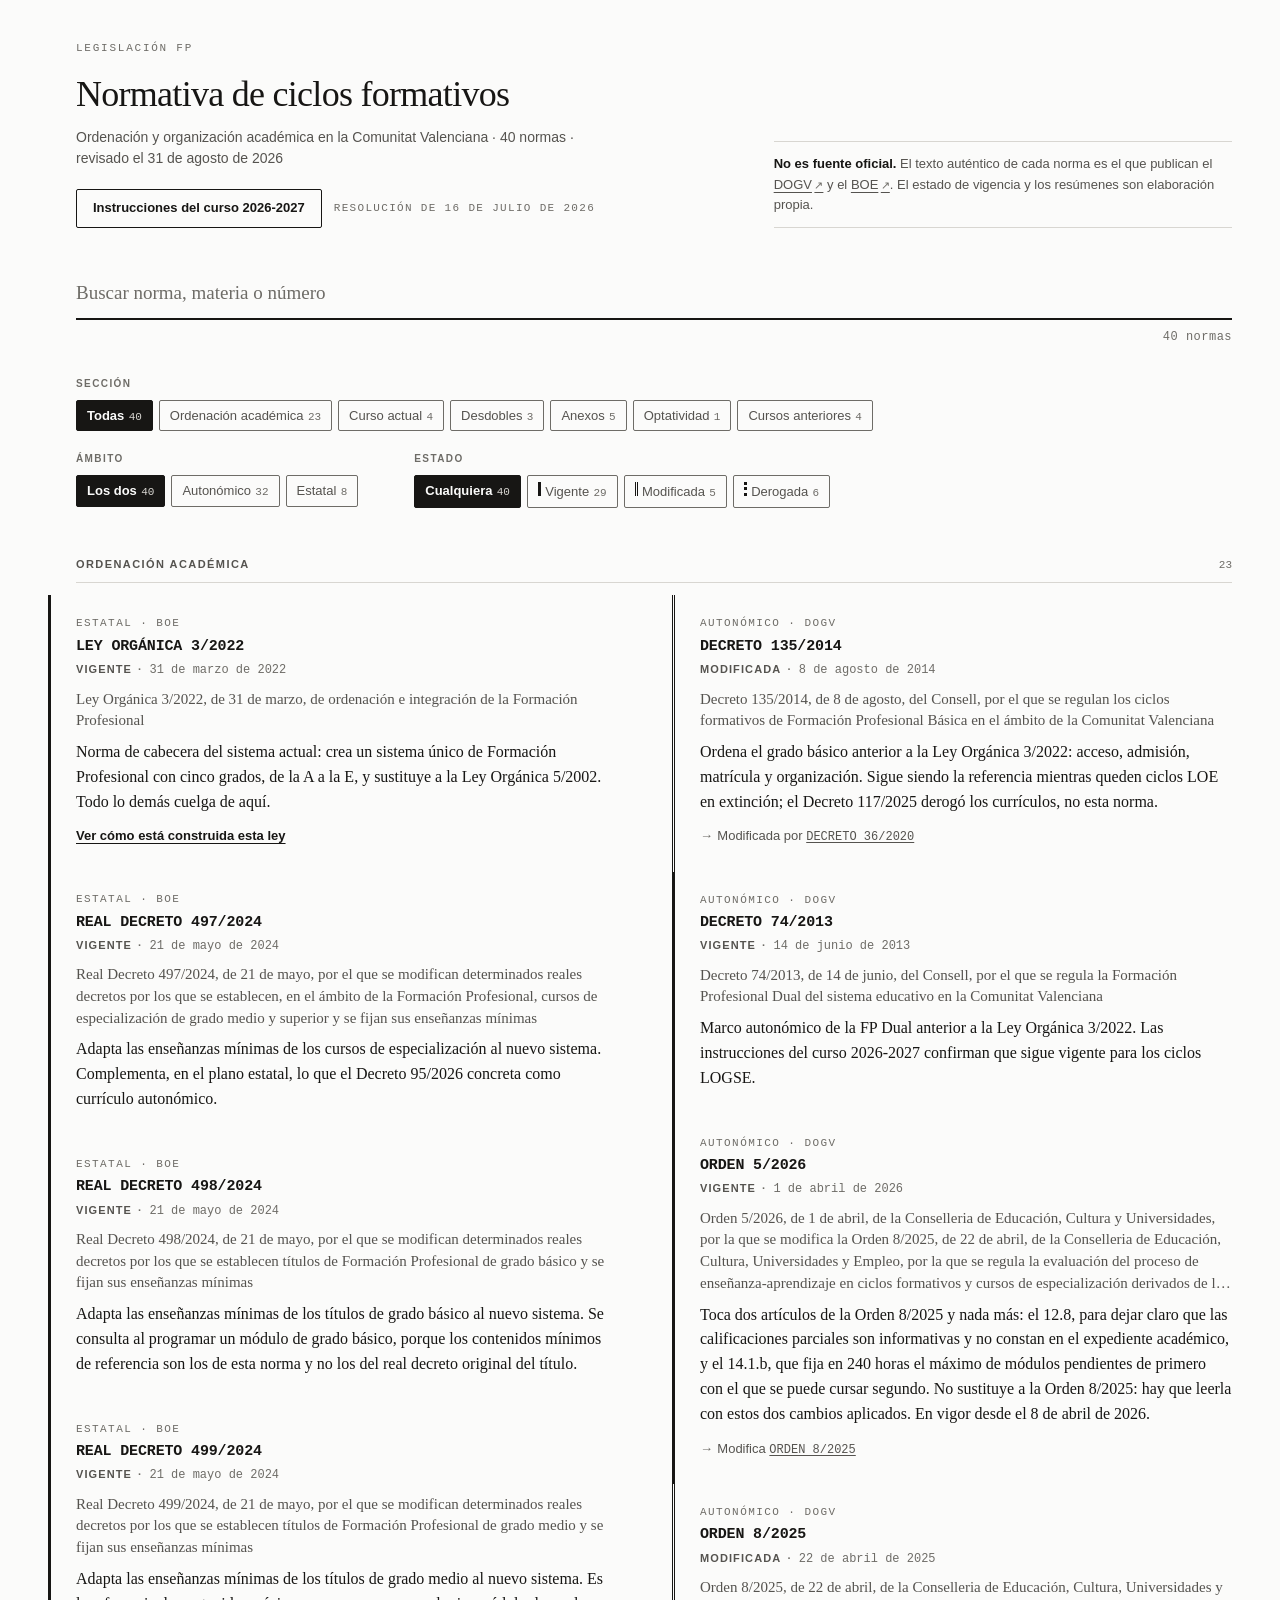
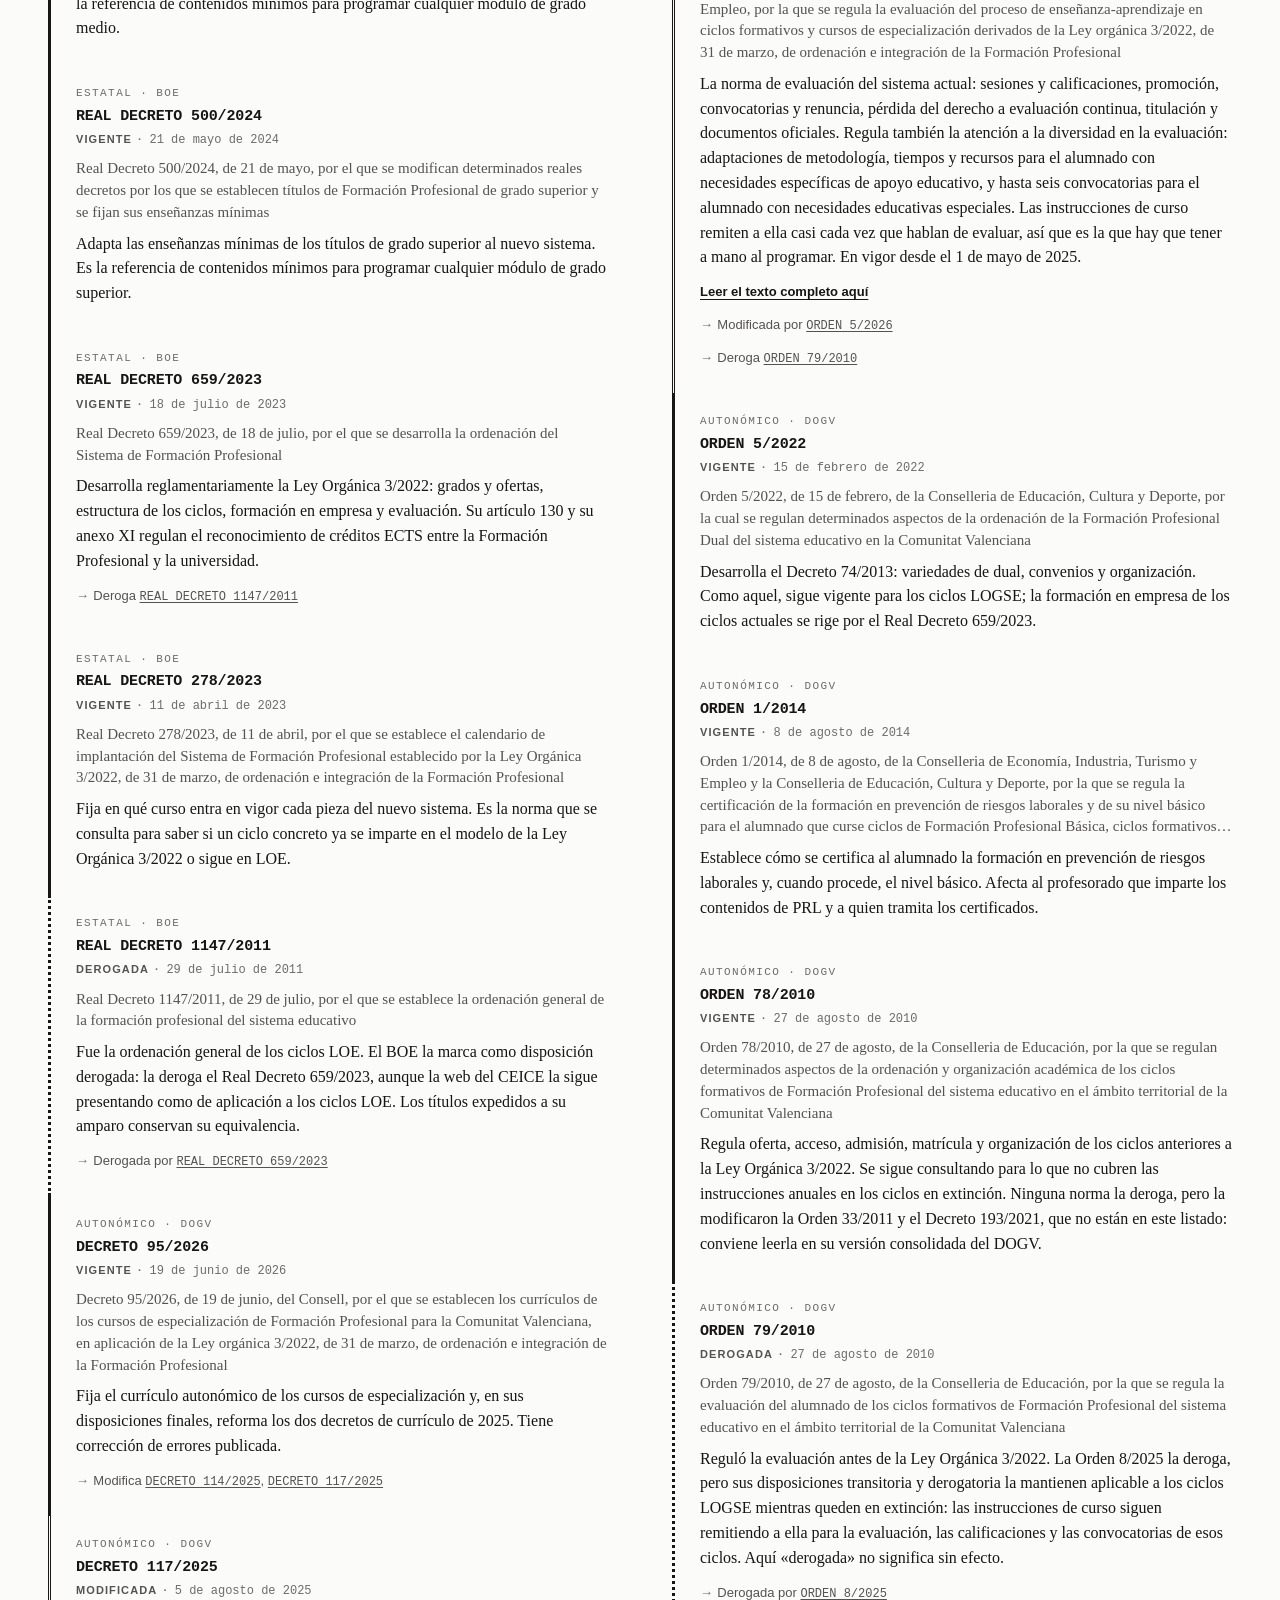
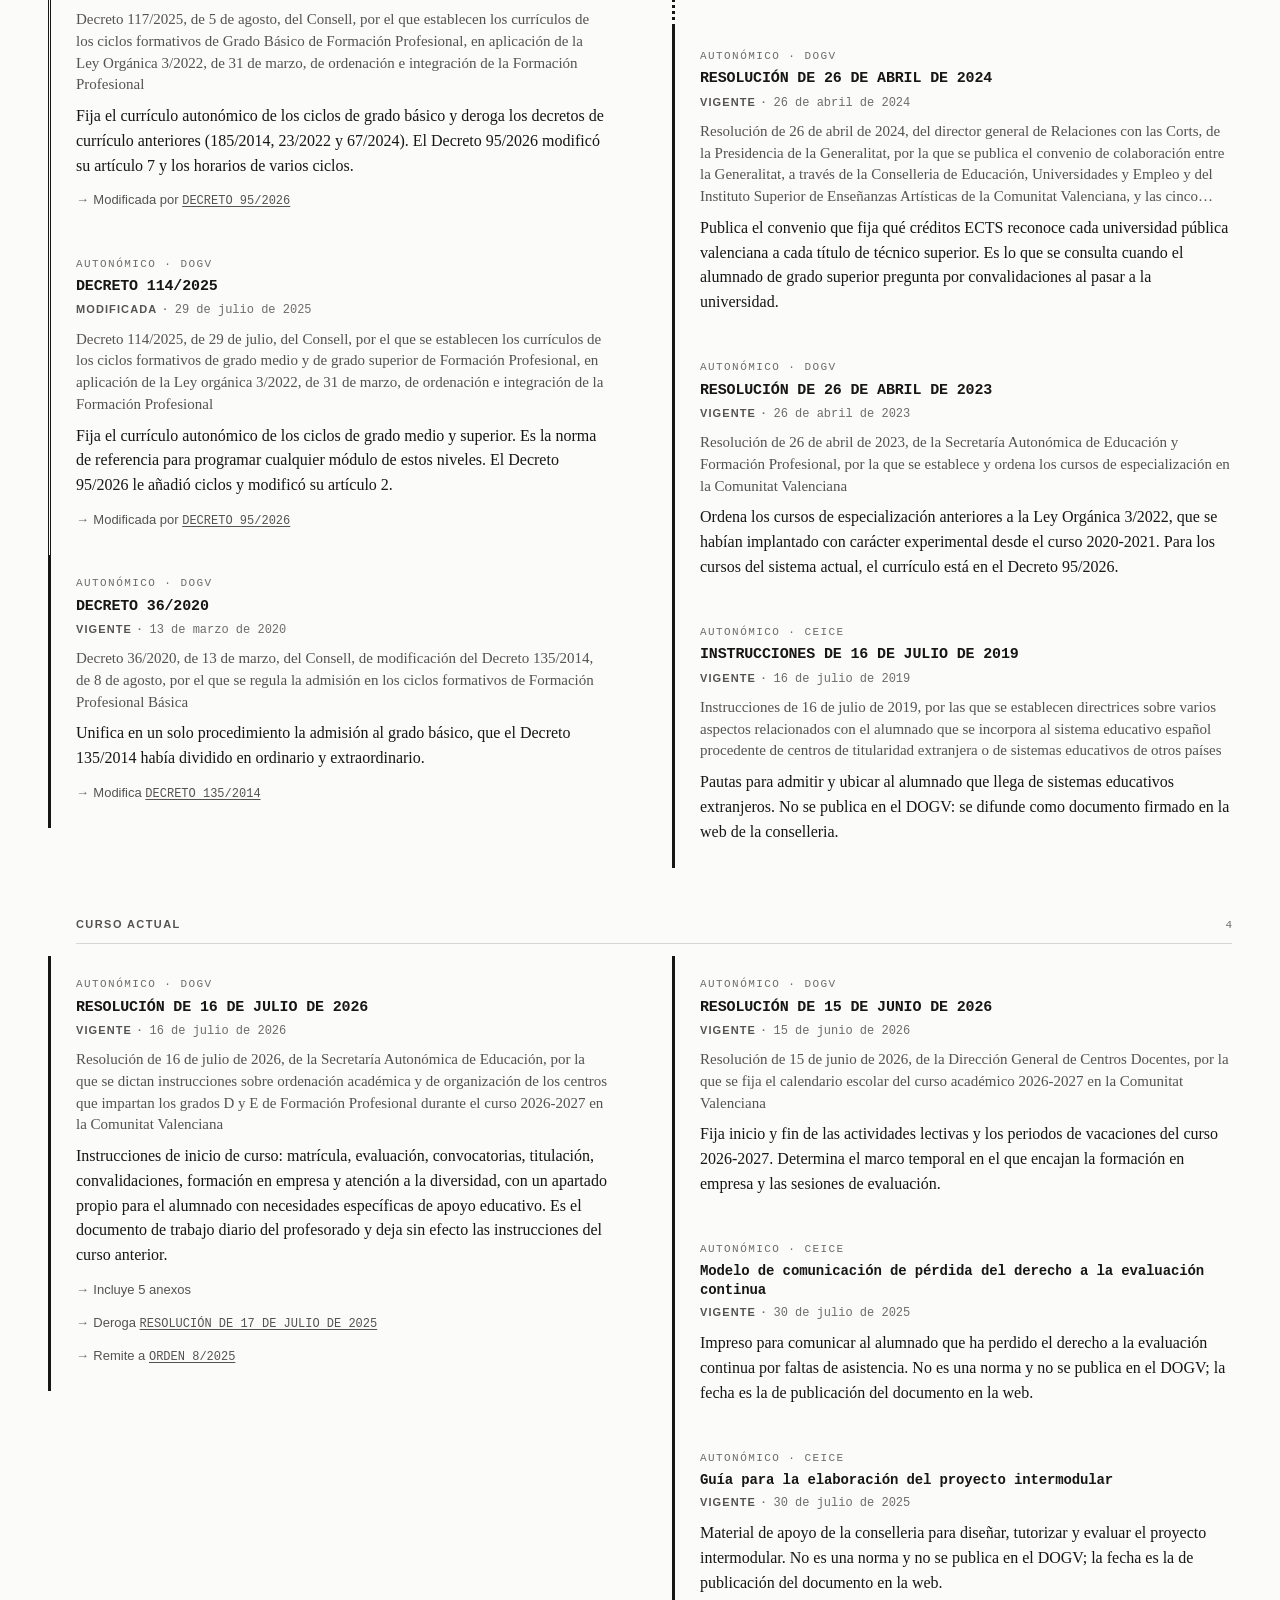
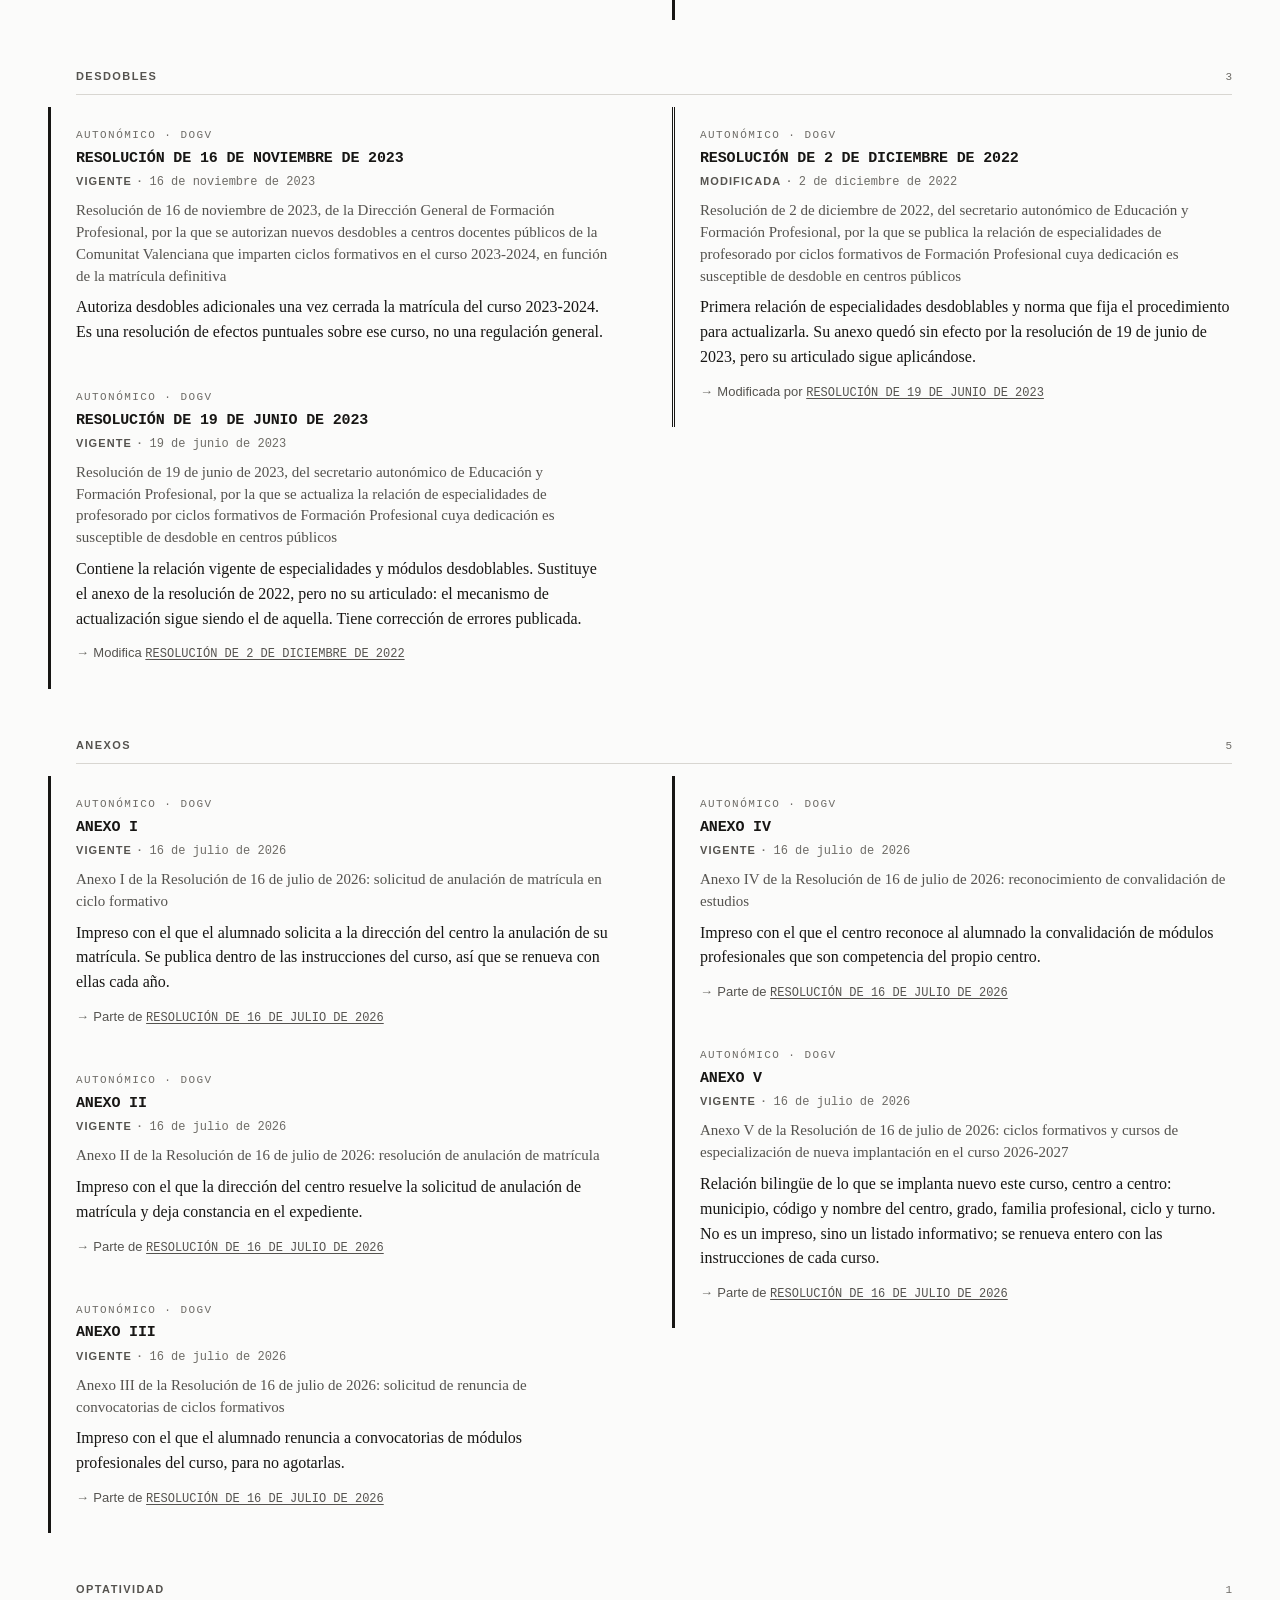
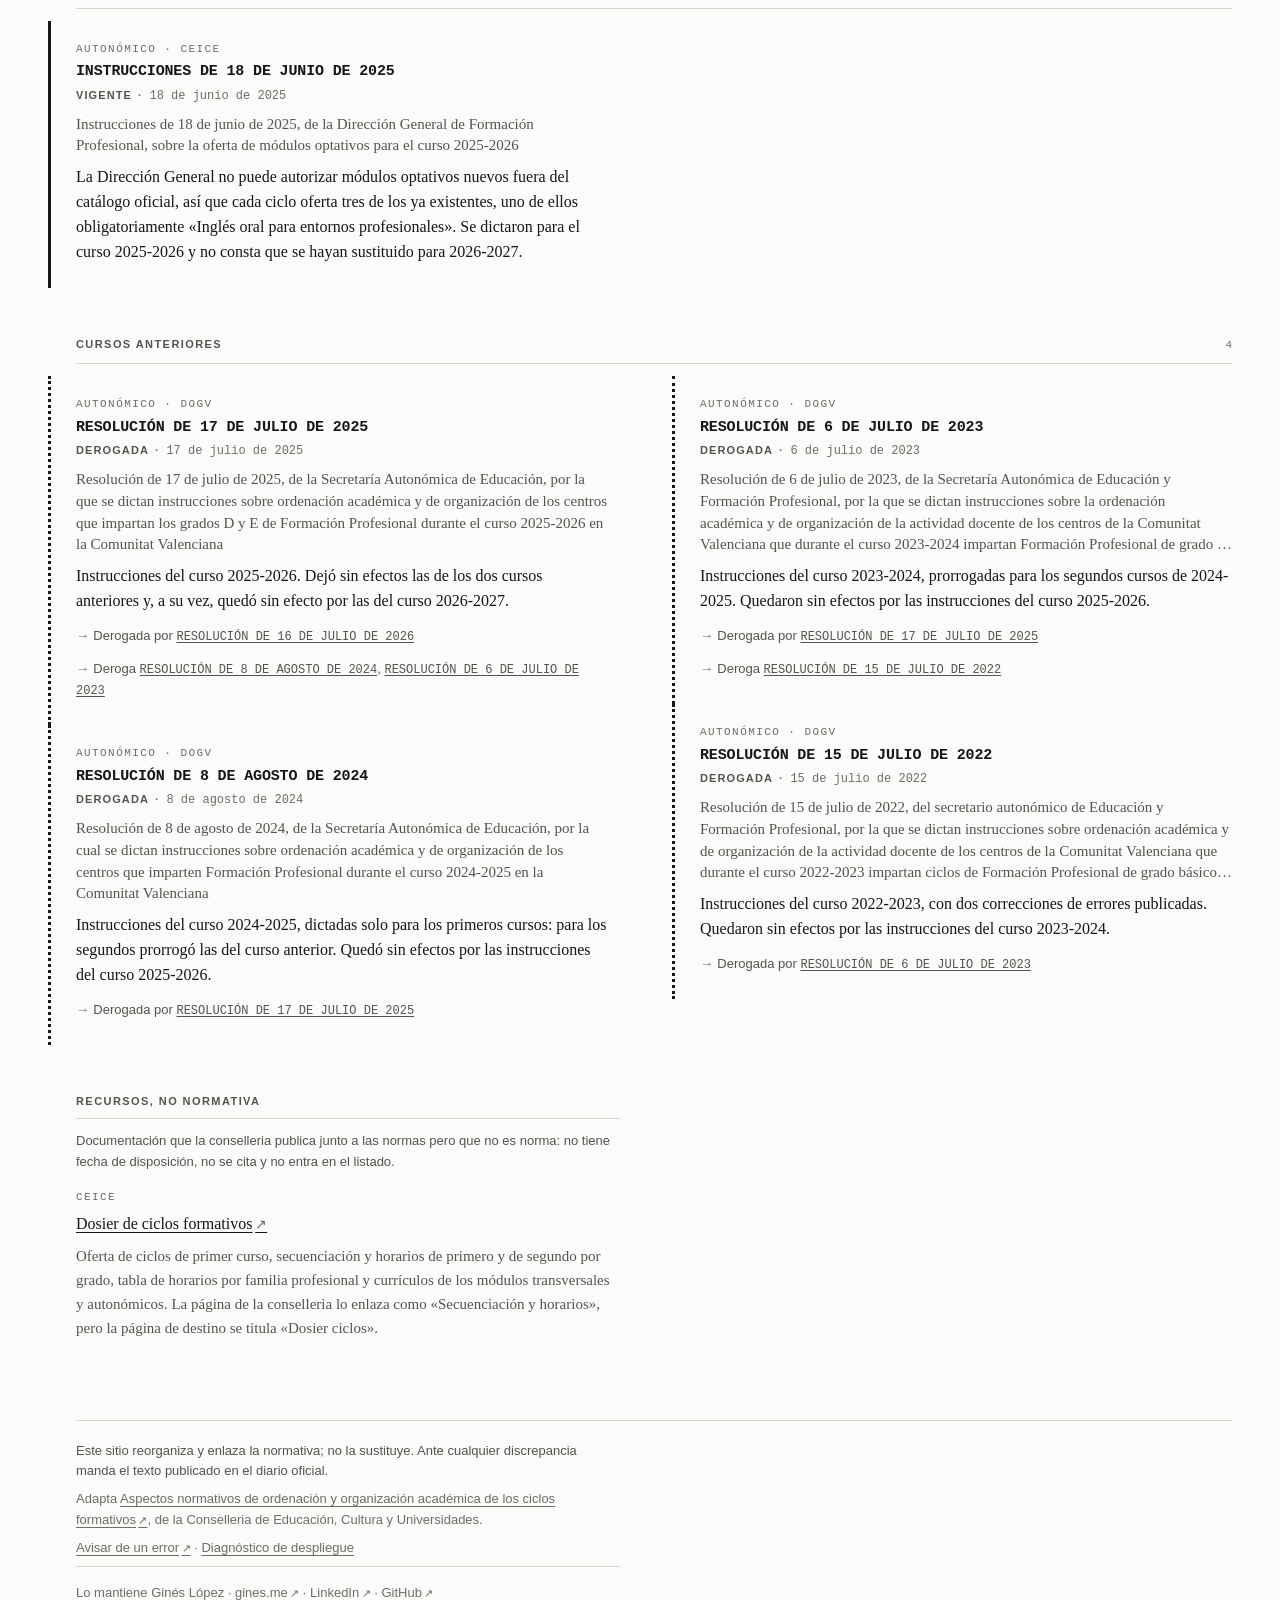
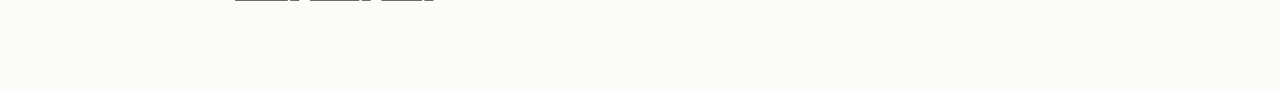
<file: docs/index.html>
<!doctype html>
<html lang="es">
<head>
<meta charset="utf-8">
<meta name="viewport" content="width=device-width, initial-scale=1">
<title>Legislación FP · Normativa de ciclos formativos</title>
<meta name="description" content="Consulta con buscador y filtros de la normativa de ordenación y organización académica de los ciclos formativos de FP de la Comunitat Valenciana, con el estado de vigencia y las relaciones entre normas.">
<link rel="icon" href="assets/favicon.svg" type="image/svg+xml">
<link rel="stylesheet" href="assets/css/base.css">
<!-- Los módulos que app.js importa, pedidos ya desde la cabecera: si el
     navegador tuviera que descubrirlos al analizar app.js, la carga ganaría un
     escalón de más. -->
<link rel="modulepreload" href="assets/js/comun.js">
<link rel="modulepreload" href="assets/js/rutas.js">
<link rel="modulepreload" href="assets/js/datos.js">
<link rel="modulepreload" href="assets/js/vistas.js">
</head>
<body>

<a class="saltar" href="#contenido">Saltar al contenido</a>

<div class="hoja">

  <header class="cabecera">
    <p class="marca">Legislación FP</p>
    <!-- El título vuelve al listado sin filtros: es la salida de cualquier
         consulta, se esté en una ficha o con media docena de chips puestos.
         «./» resuelve a la carpeta del sitio, que en producción es el subpath. -->
    <h1 class="cabecera__titulo"><a href="./">Normativa de ciclos formativos</a></h1>
    <p class="cabecera__nota">Ordenación y organización académica en la Comunitat Valenciana<span id="cabecera-datos"></span></p>
    <!-- Atajo a las instrucciones del curso en vigor: es lo que más se
         consulta, y se deriva de los datos, no se escribe aquí. -->
    <p class="atajo" id="atajo" hidden></p>
    <p class="aviso">
      <strong>No es fuente oficial.</strong> El texto auténtico de cada norma es el que publican el
      <a href="https://dogv.gva.es/" target="_blank" rel="noopener noreferrer">DOGV<span class="externo" aria-hidden="true"></span><span class="oculto"> (se abre en una ventana nueva)</span></a>
      y el
      <a href="https://www.boe.es/" target="_blank" rel="noopener noreferrer">BOE<span class="externo" aria-hidden="true"></span><span class="oculto"> (se abre en una ventana nueva)</span></a>.
      El estado de vigencia y los resúmenes son elaboración propia.
    </p>
  </header>

  <main class="contenido" id="contenido">

    <noscript>
      <section class="apartado">
        <h2 class="apartado__rotulo">Hace falta JavaScript</h2>
        <p class="cabecera__nota">El buscador y los filtros se ejecutan en el navegador, así que sin JavaScript esta página no puede mostrar el listado. Los datos están, en cualquier caso, en un solo fichero legible: <a href="data/normas.json">normas.json</a>.</p>
        <p class="cabecera__nota">Para consultar la normativa directamente en la fuente, la conselleria publica su <a href="https://ceice.gva.es/es/web/formacion-profesional/normativa-sobre-ordenacion-y-organizacion-academica-de-los-ciclos-formativos" target="_blank" rel="noopener noreferrer">página de aspectos normativos</a>.</p>
      </section>
    </noscript>

    <!-- Estado de partida. Lo retira el script en cuanto tiene los datos; si
         sigue aquí es que el script no ha llegado a ejecutarse, así que ofrece
         a dónde ir mientras tanto. -->
    <p class="cargando" id="cargando">
      Cargando el listado de normas. Si no aparece, la conselleria publica su
      <a href="https://ceice.gva.es/es/web/formacion-profesional/normativa-sobre-ordenacion-y-organizacion-academica-de-los-ciclos-formativos" target="_blank" rel="noopener noreferrer">página de aspectos normativos</a>,
      y el <a href="diagnostico.html">diagnóstico de despliegue</a> dice qué se ha roto.
    </p>

    <!-- Vista de listado: buscador, filtros y las normas agrupadas por sección. -->
    <div id="vista-listado" hidden>

      <search class="buscador">
        <label class="oculto" for="q">Buscar norma</label>
        <input class="buscador__campo" id="q" type="search" autocomplete="off"
               spellcheck="false" enterkeyhint="search"
               placeholder="Buscar norma, materia o número">
        <p class="buscador__recuento" id="recuento" role="status"></p>
      </search>

      <div class="filtros" id="filtros"></div>

      <!-- El buscador alcanza también las preguntas frecuentes de una norma. -->
      <section class="apartado respuestas" id="respuestas" hidden></section>

      <!-- Y el articulado de las normas transcritas, artículo a artículo. -->
      <section class="apartado piezas" id="piezas" hidden></section>

      <div id="listado"></div>

      <div class="vacio" id="vacio" hidden></div>

      <section class="apartado recursos" id="recursos" hidden>
        <h2 class="apartado__rotulo">Recursos, no normativa</h2>
        <p class="recursos__nota">Documentación que la conselleria publica junto a las normas pero que no es norma: no tiene fecha de disposición, no se cita y no entra en el listado.</p>
        <ul class="recursos__lista"></ul>
      </section>

    </div>

    <!-- Vista de ficha: una norma con sus relaciones, cada una con su resumen. -->
    <article id="vista-ficha" hidden></article>

  </main>

  <footer class="pie">
    <p class="pie__aviso">Este sitio reorganiza y enlaza la normativa; no la sustituye. Ante cualquier discrepancia manda el texto publicado en el diario oficial.</p>
    <p id="pie-fuente"></p>
    <p><a href="https://github.com/gines-lopez/legislacion-fp/issues" target="_blank" rel="noopener noreferrer">Avisar de un error<span class="externo" aria-hidden="true"></span><span class="oculto"> (se abre en una ventana nueva)</span></a> · <a href="diagnostico.html">Diagnóstico de despliegue</a></p>
    <p class="pie__firma">Lo mantiene Ginés López ·
      <a href="https://gines.me" target="_blank" rel="noopener noreferrer">gines.me<span class="externo" aria-hidden="true"></span><span class="oculto"> (se abre en una ventana nueva)</span></a> ·
      <a href="https://www.linkedin.com/in/gineslopez/" target="_blank" rel="noopener noreferrer">LinkedIn<span class="externo" aria-hidden="true"></span><span class="oculto"> (se abre en una ventana nueva)</span></a> ·
      <a href="https://github.com/gines-lopez" target="_blank" rel="noopener noreferrer">GitHub<span class="externo" aria-hidden="true"></span><span class="oculto"> (se abre en una ventana nueva)</span></a>
    </p>
  </footer>

</div>

<script type="module" src="assets/js/app.js"></script>
</body>
</html>
</file>
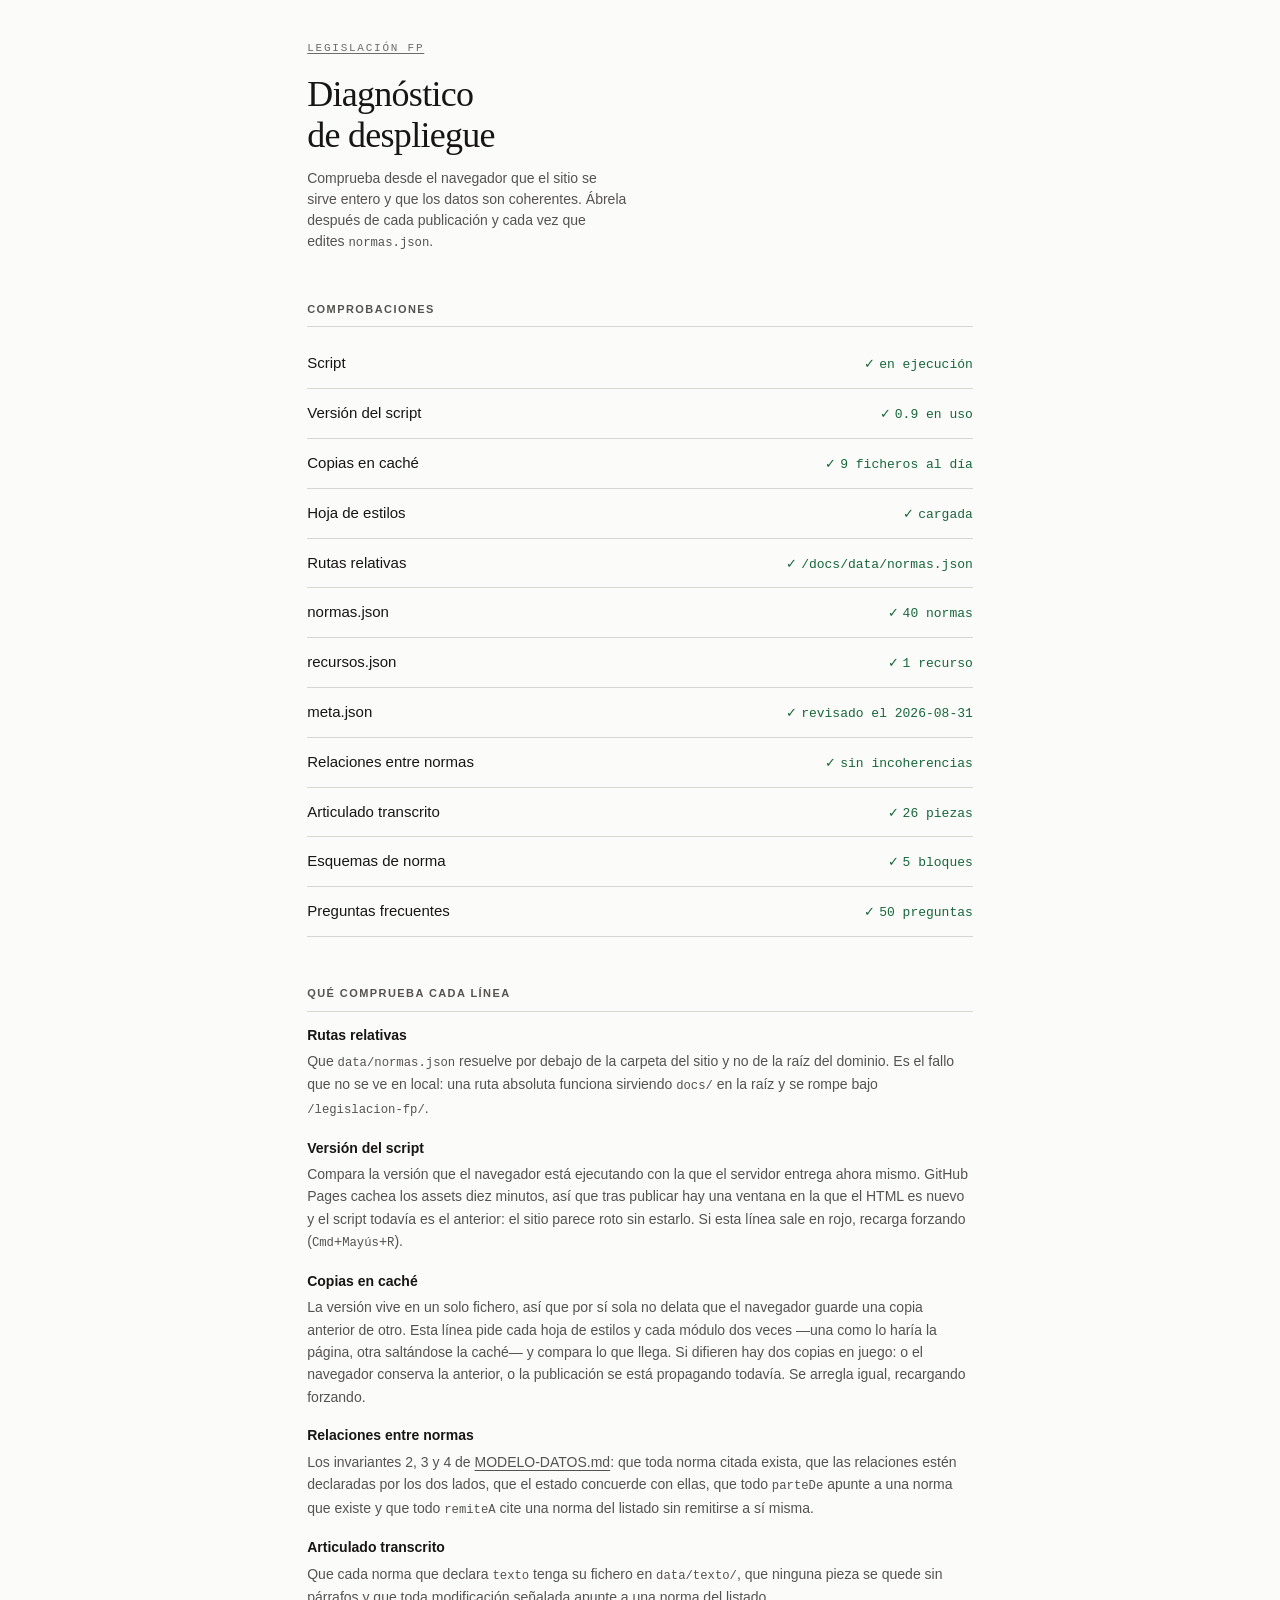
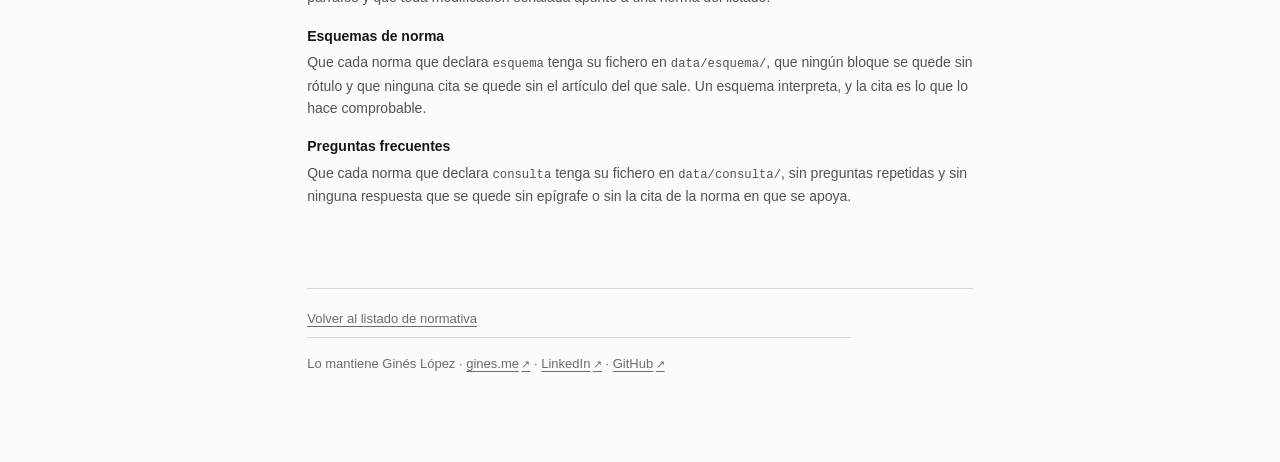
<file: docs/diagnostico.html>
<!doctype html>
<html lang="es">
<head>
<meta charset="utf-8">
<meta name="viewport" content="width=device-width, initial-scale=1">
<title>Diagnóstico de despliegue · Legislación FP</title>
<meta name="description" content="Comprueba desde el navegador que el sitio se sirve correctamente: hoja de estilos, script, rutas relativas, ficheros de datos e invariantes del modelo.">
<meta name="robots" content="noindex">
<link rel="icon" href="assets/favicon.svg" type="image/svg+xml">
<link rel="stylesheet" href="assets/css/base.css">
</head>
<body>
<div class="hoja hoja--estrecha">

  <header class="cabecera">
    <p class="marca"><a href="./">Legislación FP</a></p>
    <h1 class="cabecera__titulo">Diagnóstico de despliegue</h1>
    <p class="cabecera__nota">Comprueba desde el navegador que el sitio se sirve entero y que los datos son coherentes. Ábrela después de cada publicación y cada vez que edites <code>normas.json</code>.</p>
  </header>

  <main class="contenido">
    <section class="apartado">
      <h2 class="apartado__rotulo">Comprobaciones</h2>
      <ul class="diagnostico">
        <li class="comprobacion" data-resultado="pendiente" data-prueba="js">
          <span>Script</span><span class="comprobacion__resultado">comprobando</span>
        </li>
        <li class="comprobacion" data-resultado="pendiente" data-prueba="version">
          <span>Versión del script</span><span class="comprobacion__resultado">comprobando</span>
        </li>
        <li class="comprobacion" data-resultado="pendiente" data-prueba="frescura">
          <span>Copias en caché</span><span class="comprobacion__resultado">comprobando</span>
        </li>
        <li class="comprobacion" data-resultado="pendiente" data-prueba="css">
          <span>Hoja de estilos</span><span class="comprobacion__resultado">comprobando</span>
        </li>
        <li class="comprobacion" data-resultado="pendiente" data-prueba="rutas">
          <span>Rutas relativas</span><span class="comprobacion__resultado">comprobando</span>
        </li>
        <li class="comprobacion" data-resultado="pendiente" data-prueba="normas">
          <span>normas.json</span><span class="comprobacion__resultado">comprobando</span>
        </li>
        <li class="comprobacion" data-resultado="pendiente" data-prueba="recursos">
          <span>recursos.json</span><span class="comprobacion__resultado">comprobando</span>
        </li>
        <li class="comprobacion" data-resultado="pendiente" data-prueba="meta">
          <span>meta.json</span><span class="comprobacion__resultado">comprobando</span>
        </li>
        <li class="comprobacion" data-resultado="pendiente" data-prueba="invariantes">
          <span>Relaciones entre normas</span><span class="comprobacion__resultado">comprobando</span>
        </li>
        <li class="comprobacion" data-resultado="pendiente" data-prueba="texto">
          <span>Articulado transcrito</span><span class="comprobacion__resultado">comprobando</span>
        </li>
        <li class="comprobacion" data-resultado="pendiente" data-prueba="esquema">
          <span>Esquemas de norma</span><span class="comprobacion__resultado">comprobando</span>
        </li>
        <li class="comprobacion" data-resultado="pendiente" data-prueba="consulta">
          <span>Preguntas frecuentes</span><span class="comprobacion__resultado">comprobando</span>
        </li>
      </ul>

      <div id="fallos" class="fallos" hidden>
        <h3 class="apartado__rotulo">Incoherencias encontradas</h3>
        <ul></ul>
      </div>

      <noscript>
        <p class="cabecera__nota">El diagnóstico necesita JavaScript. Que estés viendo esta página con estilos ya confirma que el HTML y la hoja de estilos se sirven bien.</p>
      </noscript>
    </section>

    <section class="apartado">
      <h2 class="apartado__rotulo">Qué comprueba cada línea</h2>
      <dl class="glosario">
        <dt>Rutas relativas</dt>
        <dd>Que <code>data/normas.json</code> resuelve por debajo de la carpeta del sitio y no de la raíz del dominio. Es el fallo que no se ve en local: una ruta absoluta funciona sirviendo <code>docs/</code> en la raíz y se rompe bajo <code>/legislacion-fp/</code>.</dd>
        <dt>Versión del script</dt>
        <dd>Compara la versión que el navegador está ejecutando con la que el servidor entrega ahora mismo. GitHub Pages cachea los assets diez minutos, así que tras publicar hay una ventana en la que el HTML es nuevo y el script todavía es el anterior: el sitio parece roto sin estarlo. Si esta línea sale en rojo, recarga forzando (<code>Cmd</code>+<code>Mayús</code>+<code>R</code>).</dd>
        <dt>Copias en caché</dt>
        <dd>La versión vive en un solo fichero, así que por sí sola no delata que el navegador guarde una copia anterior de otro. Esta línea pide cada hoja de estilos y cada módulo dos veces —una como lo haría la página, otra saltándose la caché— y compara lo que llega. Si difieren hay dos copias en juego: o el navegador conserva la anterior, o la publicación se está propagando todavía. Se arregla igual, recargando forzando.</dd>
        <dt>Relaciones entre normas</dt>
        <dd>Los invariantes 2, 3 y 4 de <a href="https://github.com/gines-lopez/legislacion-fp/blob/main/MODELO-DATOS.md">MODELO-DATOS.md</a>: que toda norma citada exista, que las relaciones estén declaradas por los dos lados, que el estado concuerde con ellas, que todo <code>parteDe</code> apunte a una norma que existe y que todo <code>remiteA</code> cite una norma del listado sin remitirse a sí misma.</dd>
        <dt>Articulado transcrito</dt>
        <dd>Que cada norma que declara <code>texto</code> tenga su fichero en <code>data/texto/</code>, que ninguna pieza se quede sin párrafos y que toda modificación señalada apunte a una norma del listado.</dd>
        <dt>Esquemas de norma</dt>
        <dd>Que cada norma que declara <code>esquema</code> tenga su fichero en <code>data/esquema/</code>, que ningún bloque se quede sin rótulo y que ninguna cita se quede sin el artículo del que sale. Un esquema interpreta, y la cita es lo que lo hace comprobable.</dd>
        <dt>Preguntas frecuentes</dt>
        <dd>Que cada norma que declara <code>consulta</code> tenga su fichero en <code>data/consulta/</code>, sin preguntas repetidas y sin ninguna respuesta que se quede sin epígrafe o sin la cita de la norma en que se apoya.</dd>
      </dl>
    </section>
  </main>

  <footer class="pie">
    <p><a href="./">Volver al listado de normativa</a></p>
    <p class="pie__firma">Lo mantiene Ginés López ·
      <a href="https://gines.me" target="_blank" rel="noopener noreferrer">gines.me<span class="externo" aria-hidden="true"></span><span class="oculto"> (se abre en una ventana nueva)</span></a> ·
      <a href="https://www.linkedin.com/in/gineslopez/" target="_blank" rel="noopener noreferrer">LinkedIn<span class="externo" aria-hidden="true"></span><span class="oculto"> (se abre en una ventana nueva)</span></a> ·
      <a href="https://github.com/gines-lopez" target="_blank" rel="noopener noreferrer">GitHub<span class="externo" aria-hidden="true"></span><span class="oculto"> (se abre en una ventana nueva)</span></a>
    </p>
  </footer>

</div>
<script src="assets/js/diagnostico.js"></script>
</body>
</html>
</file>
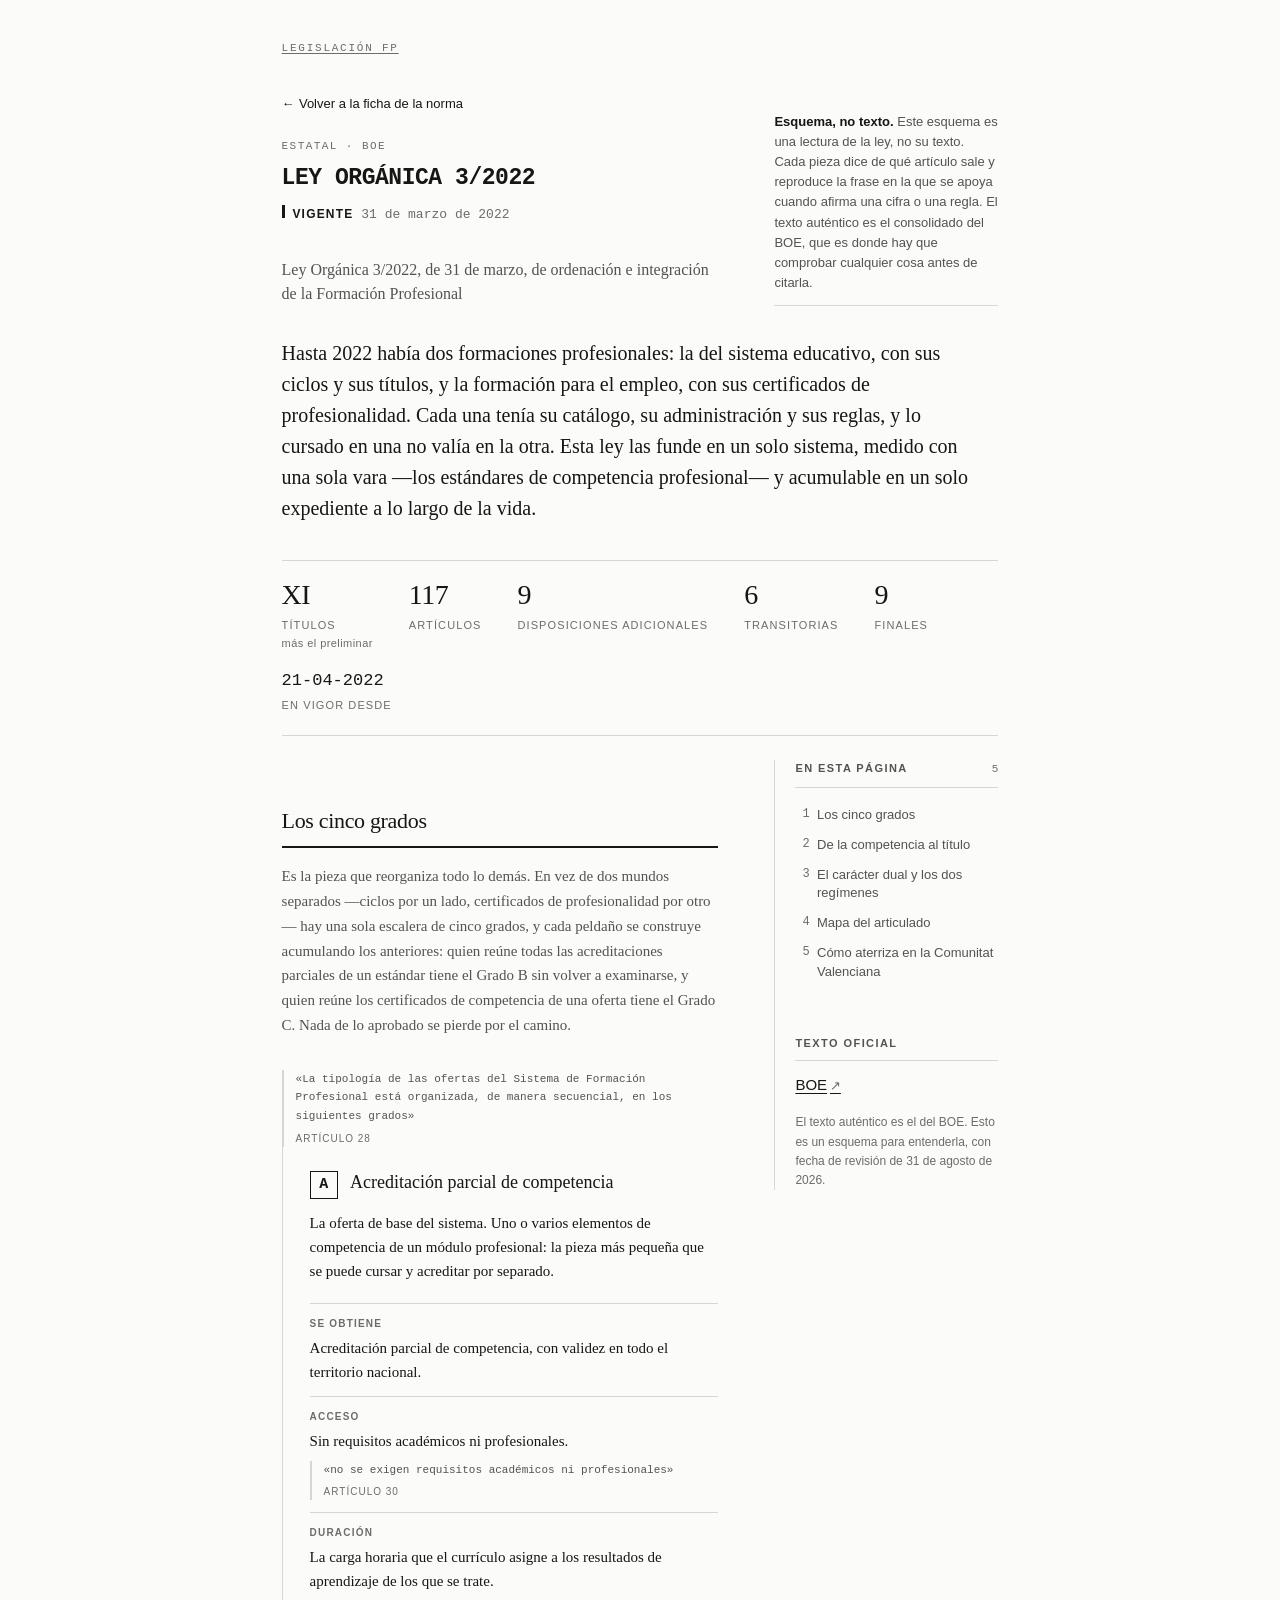
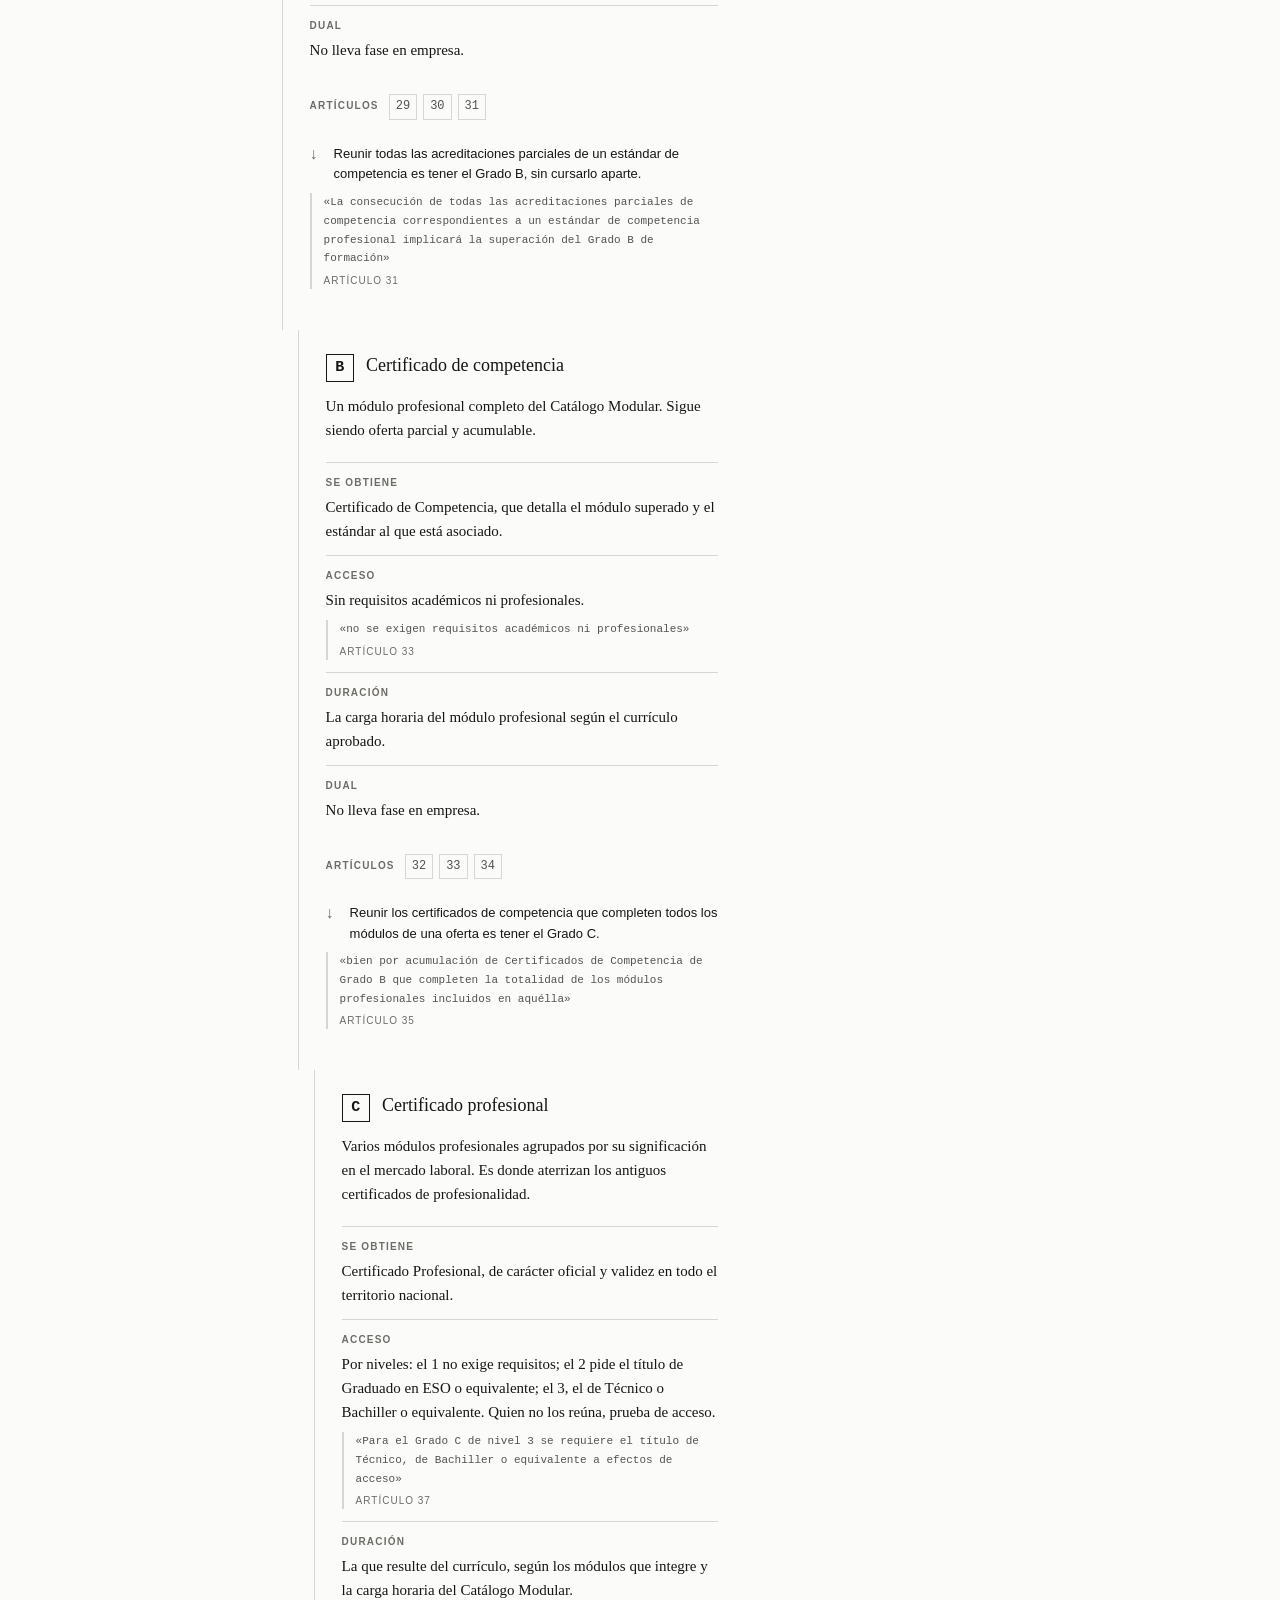
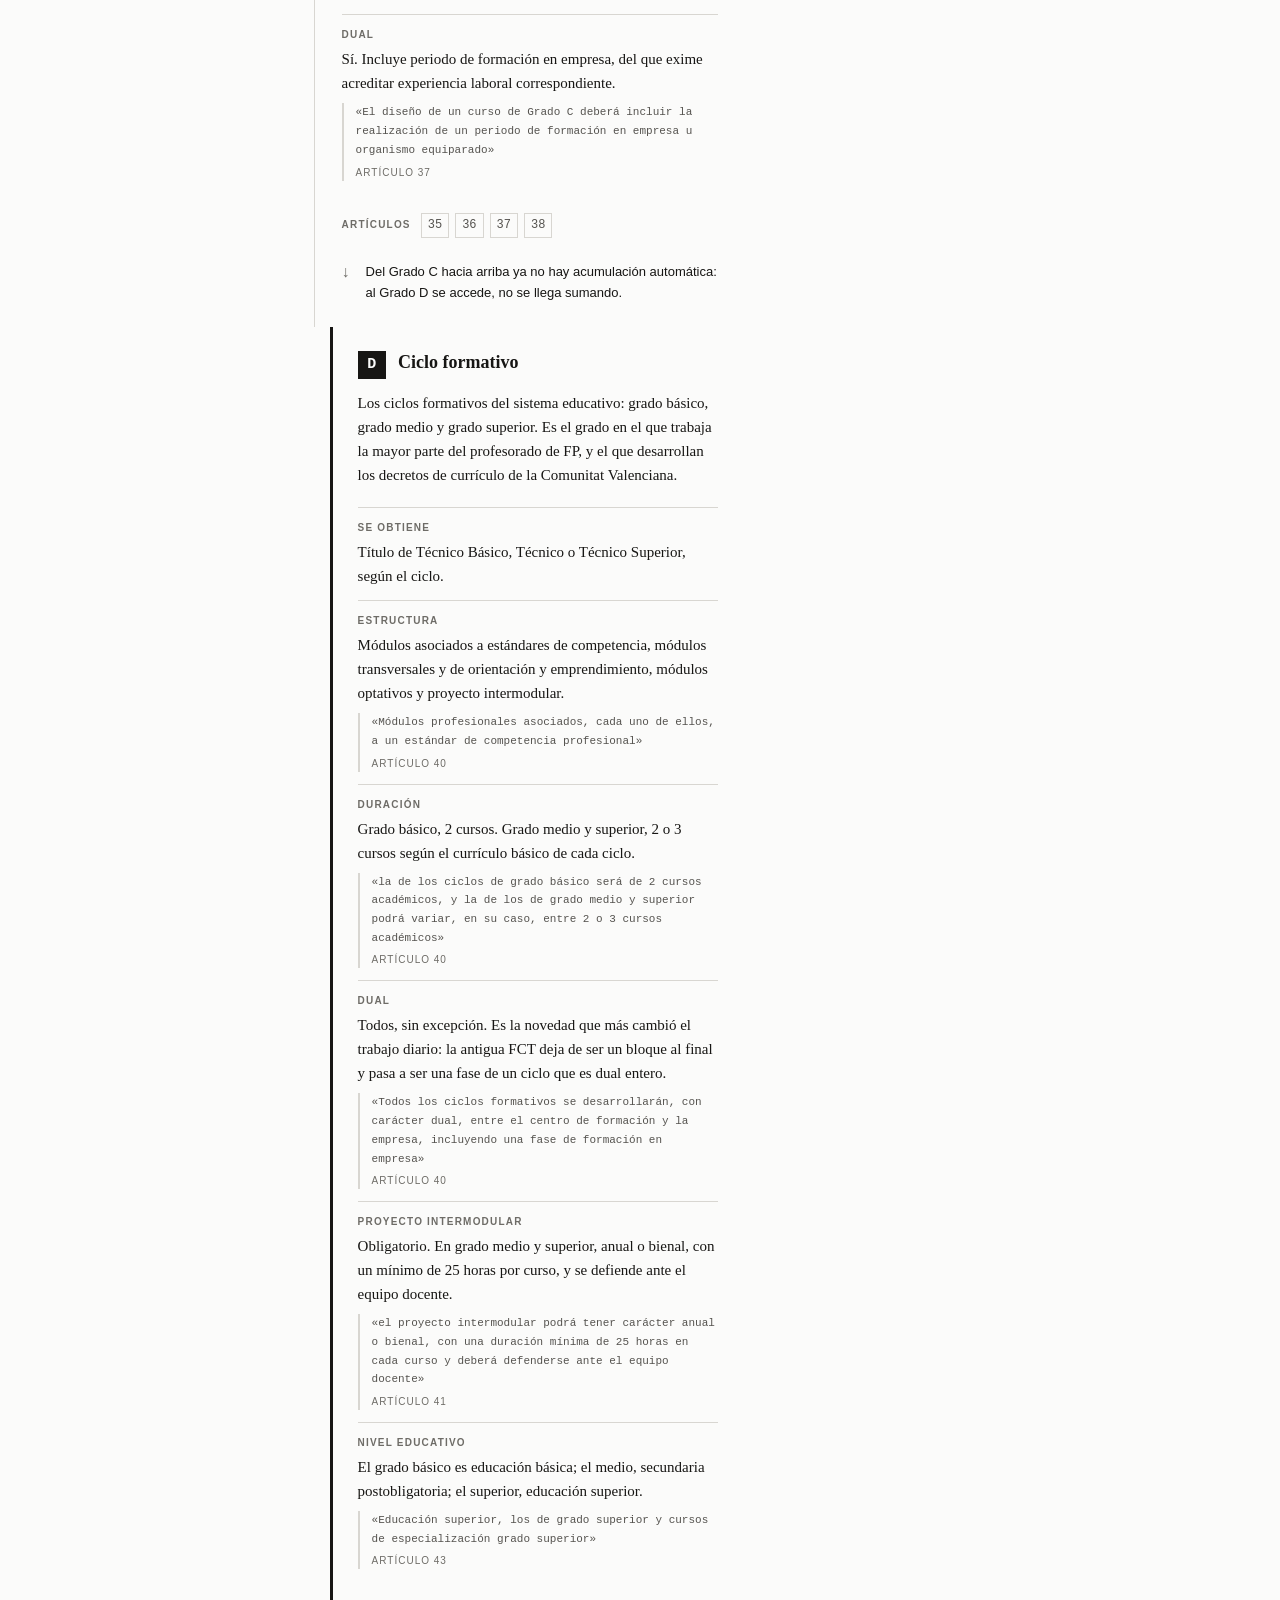
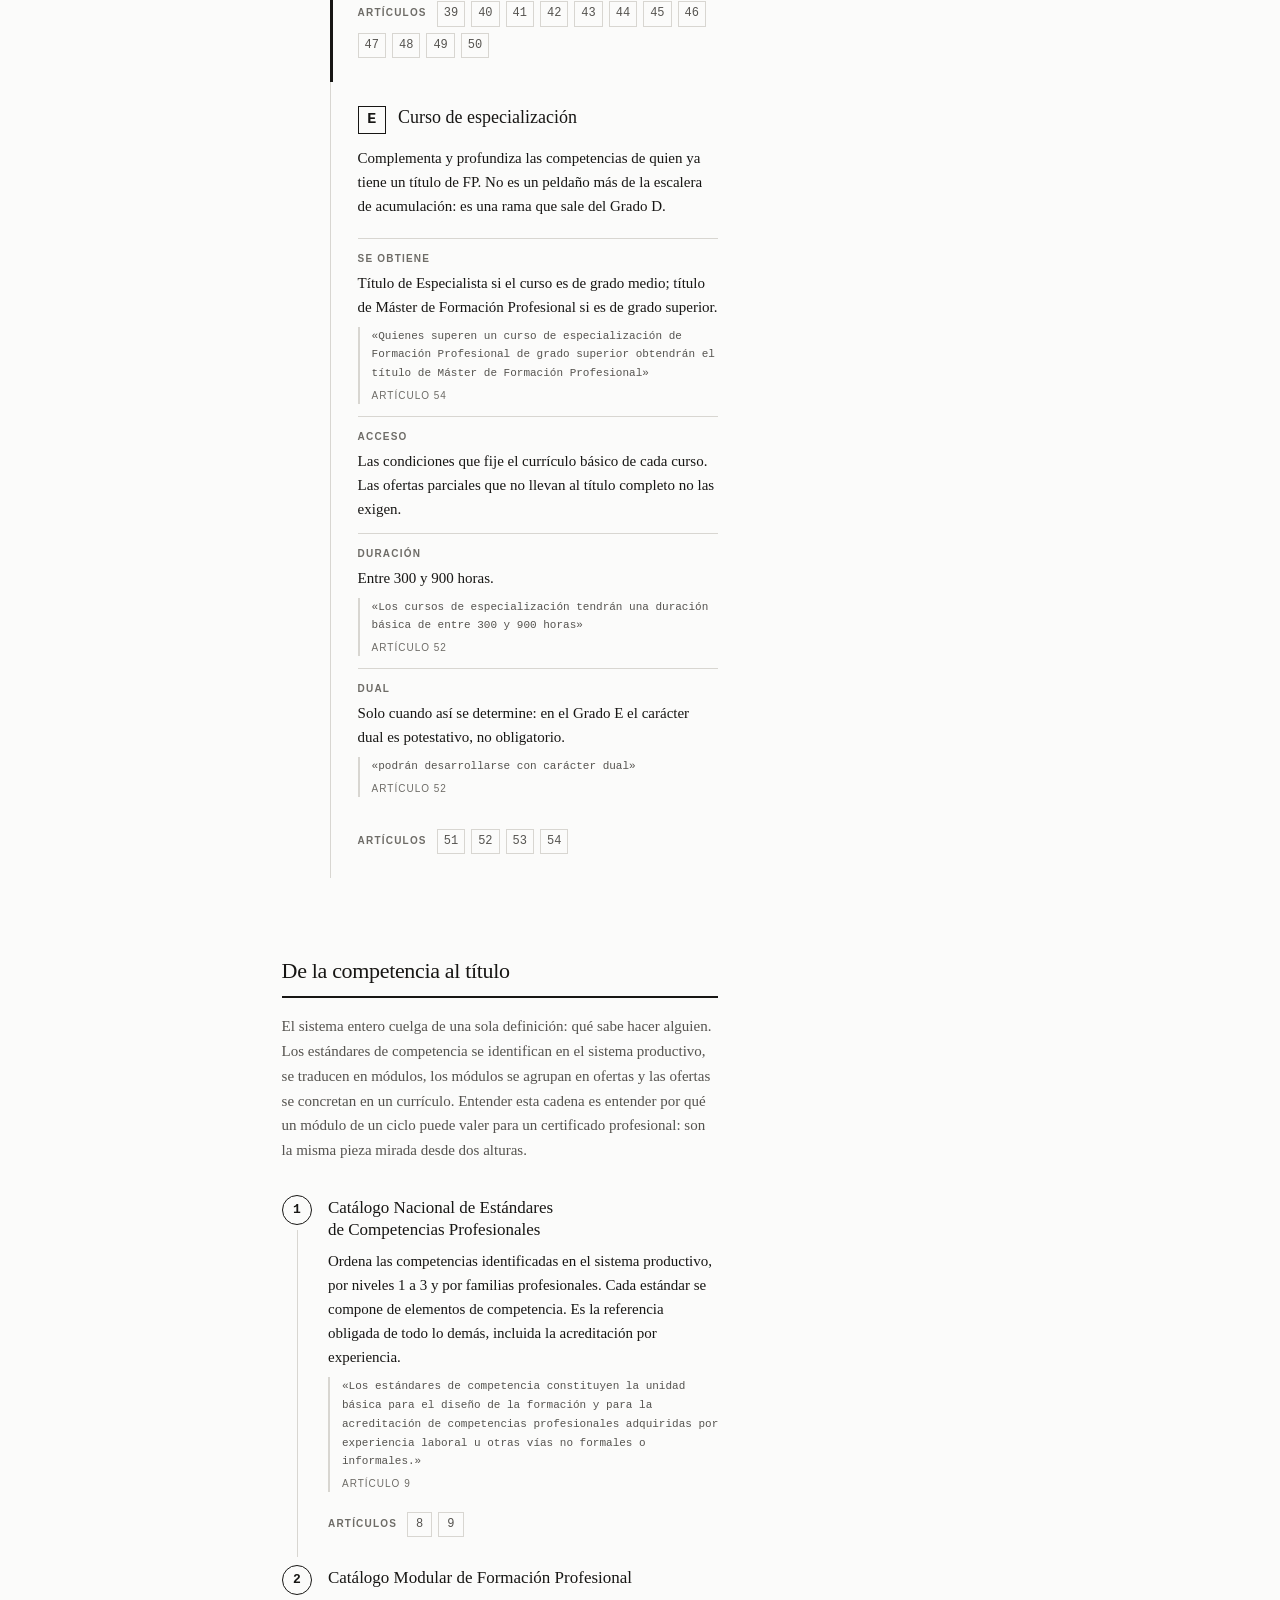
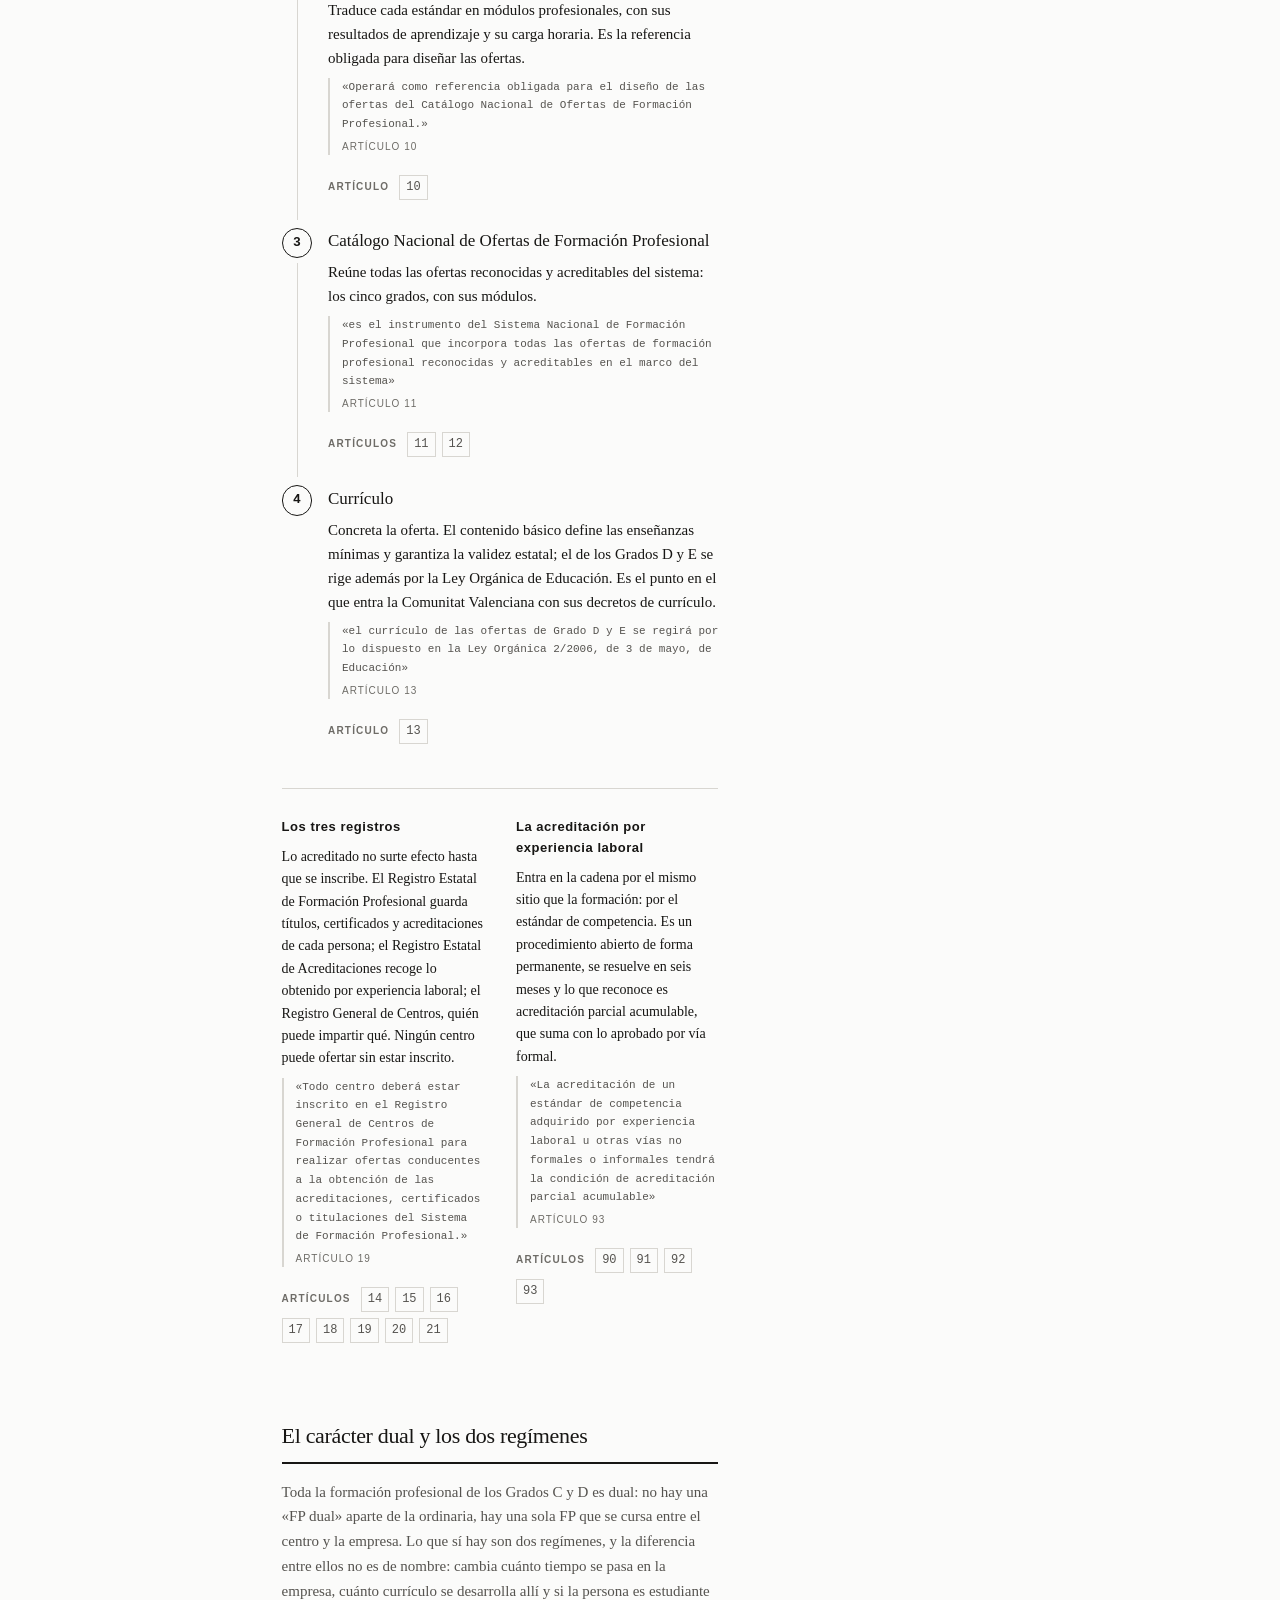
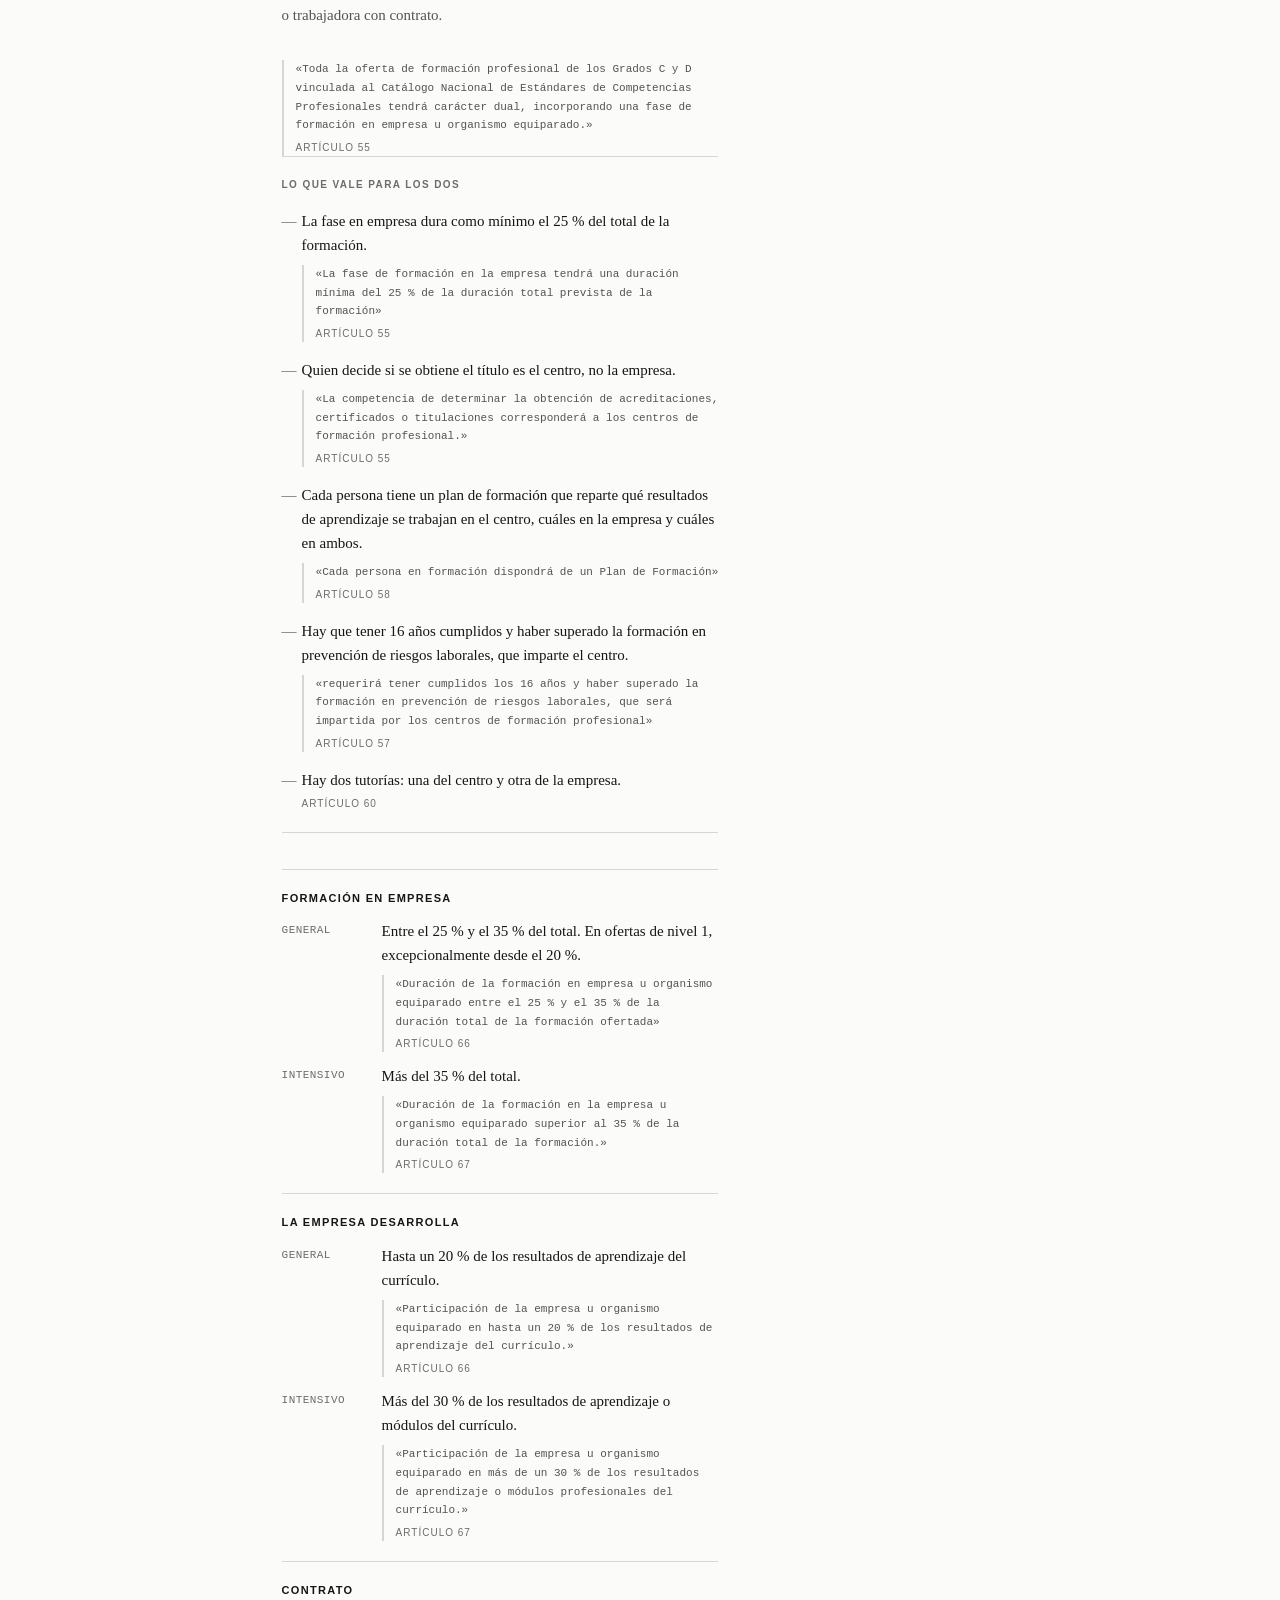
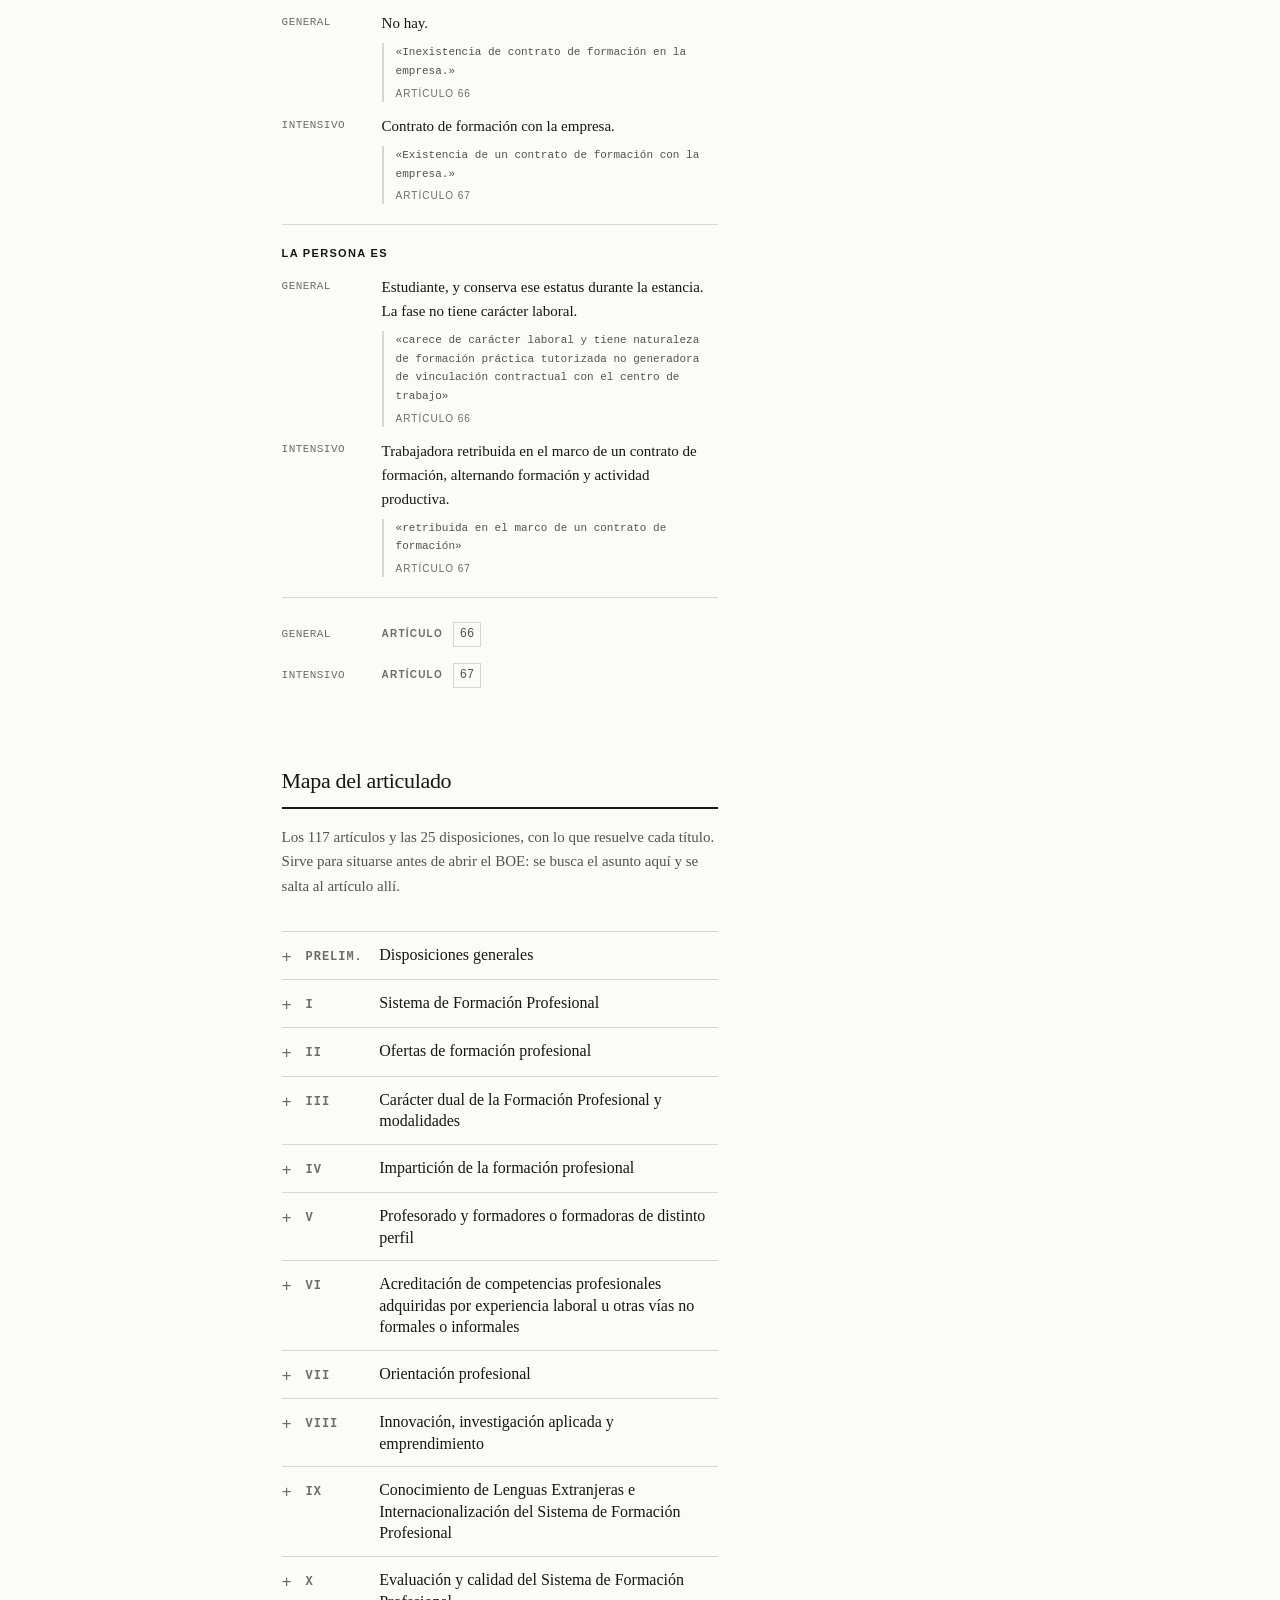
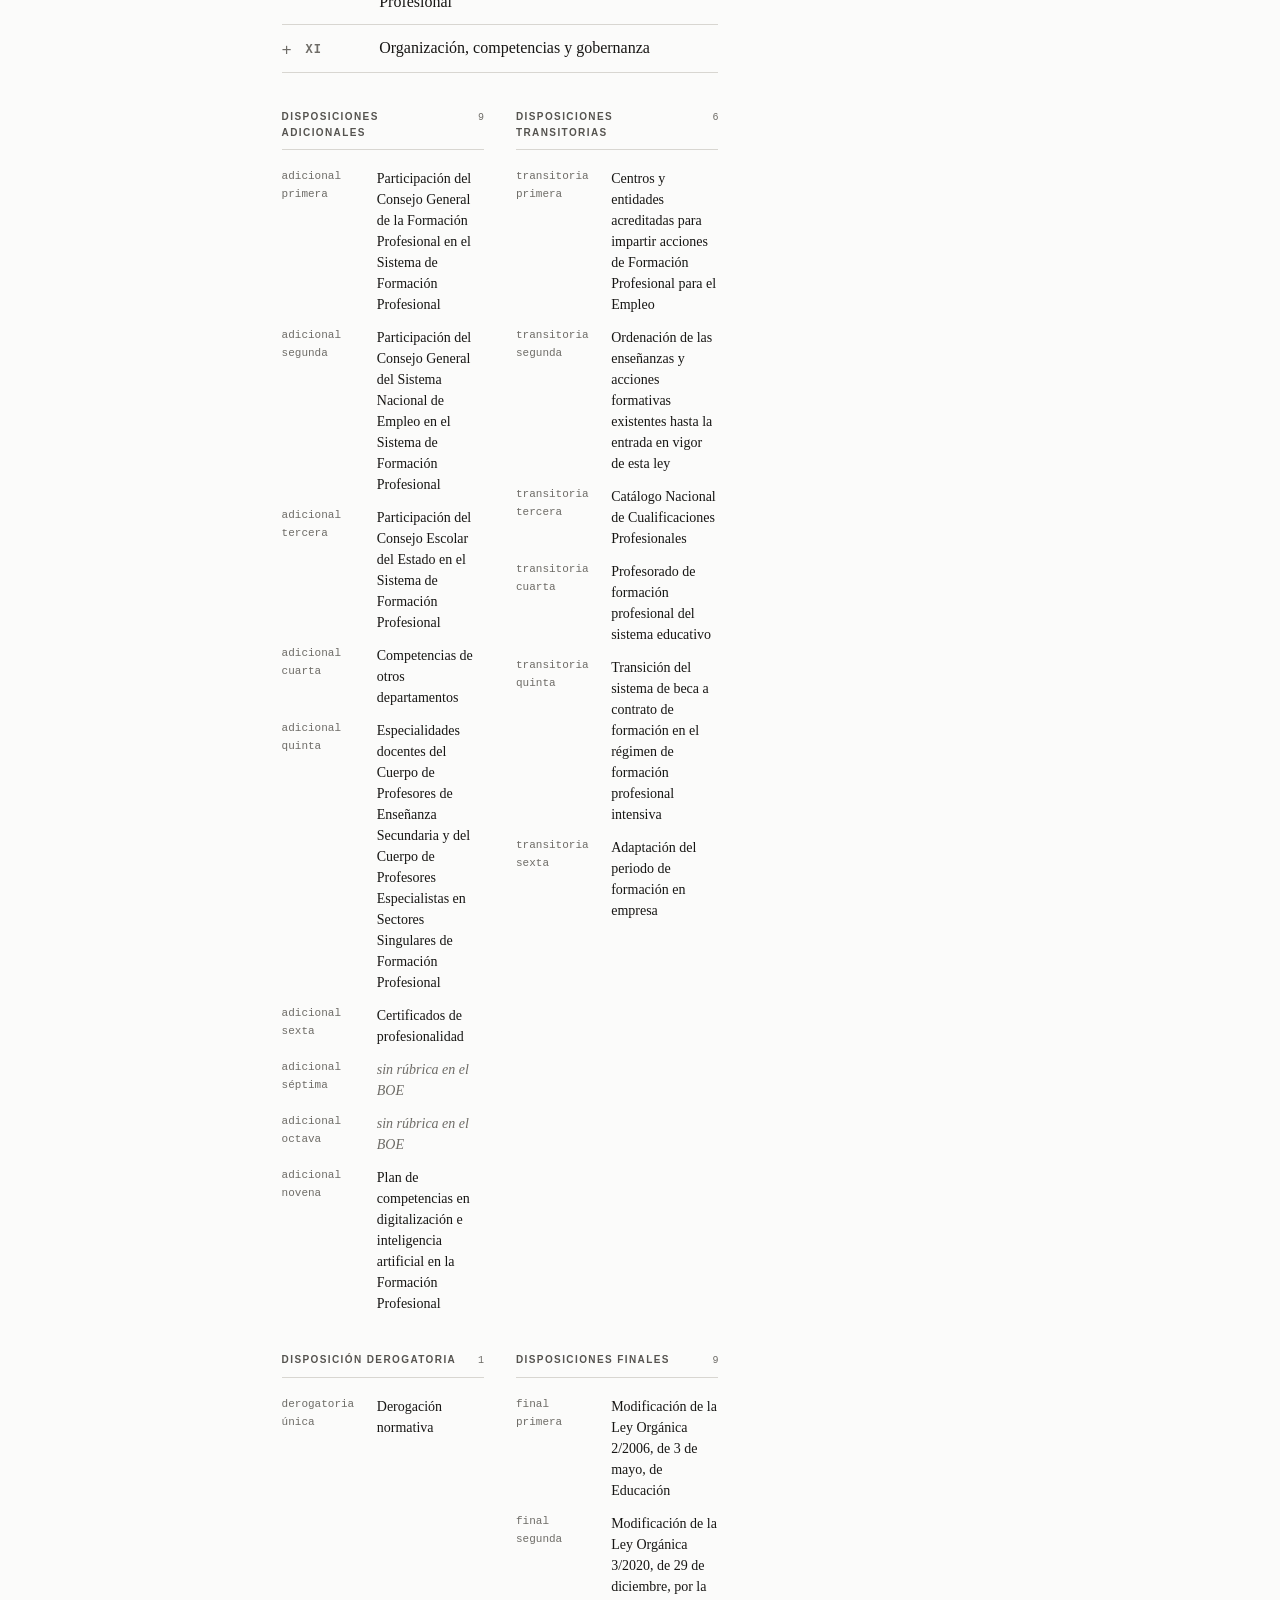
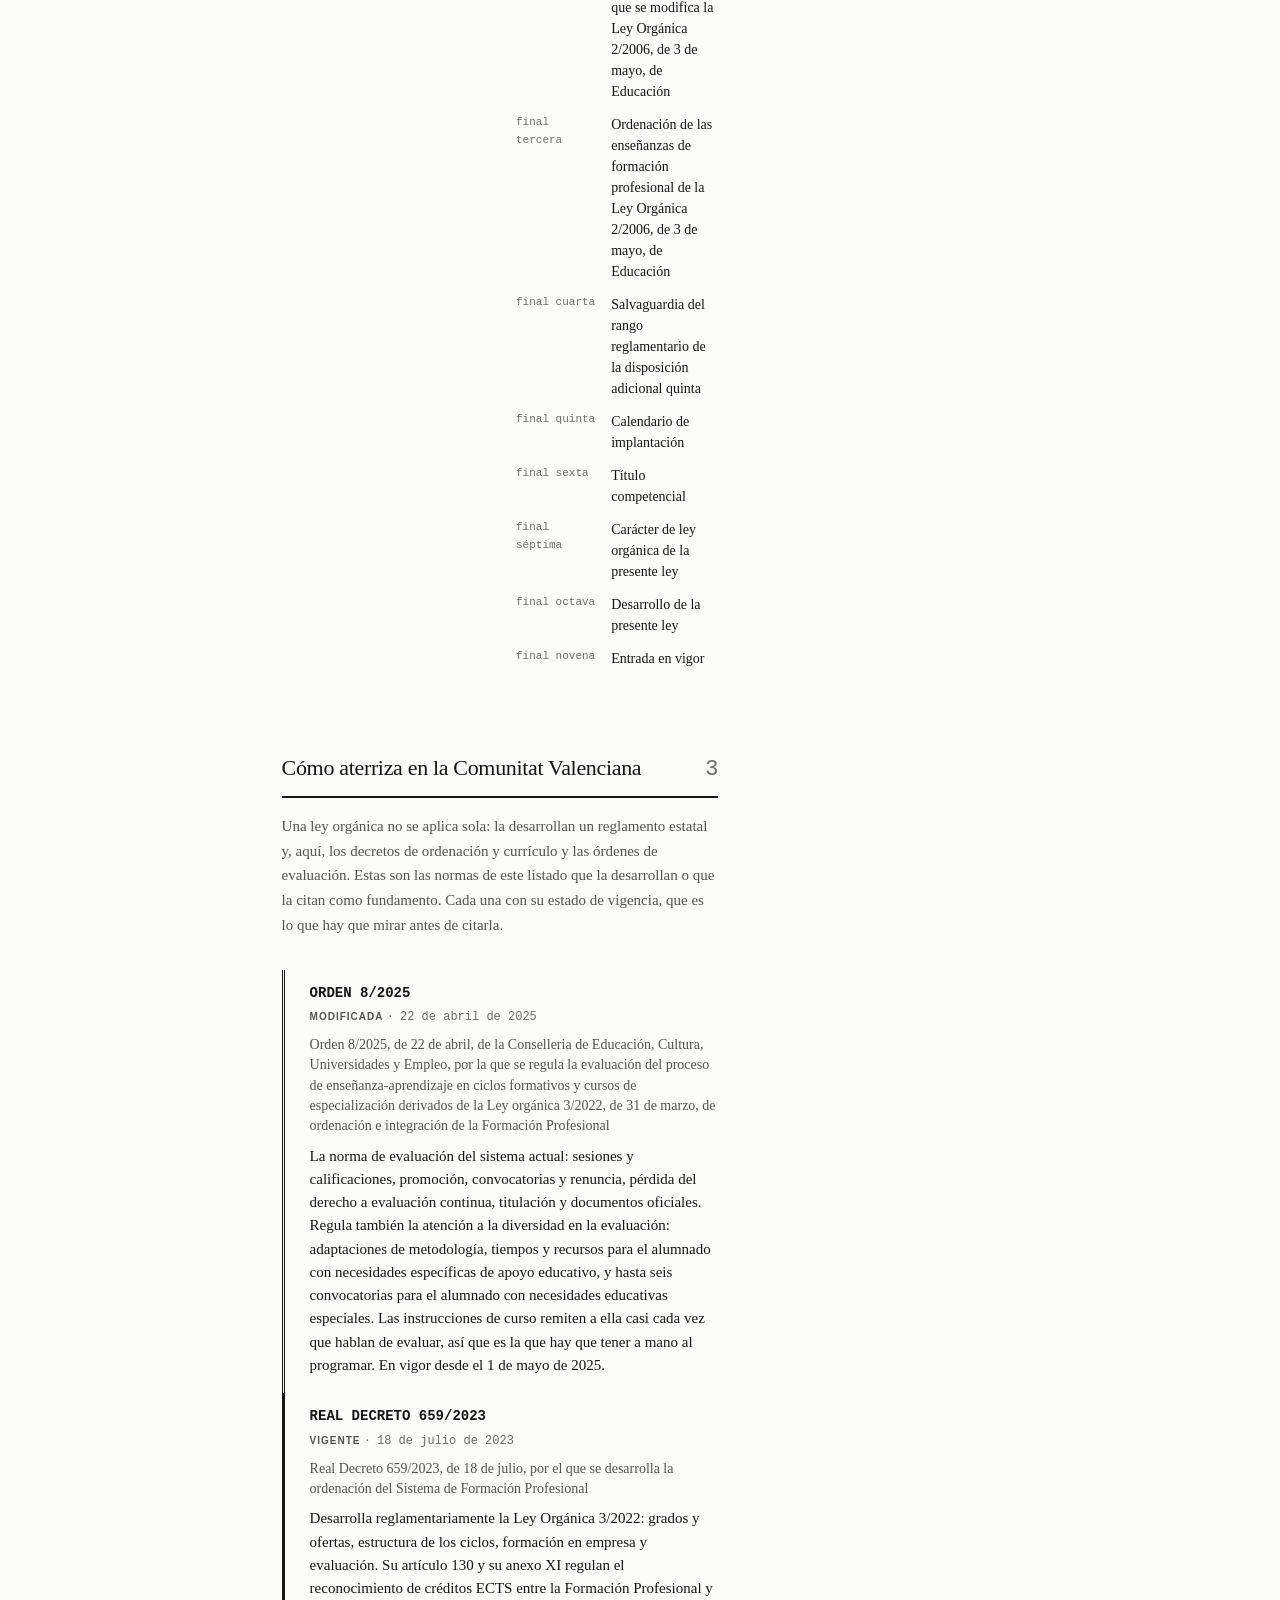
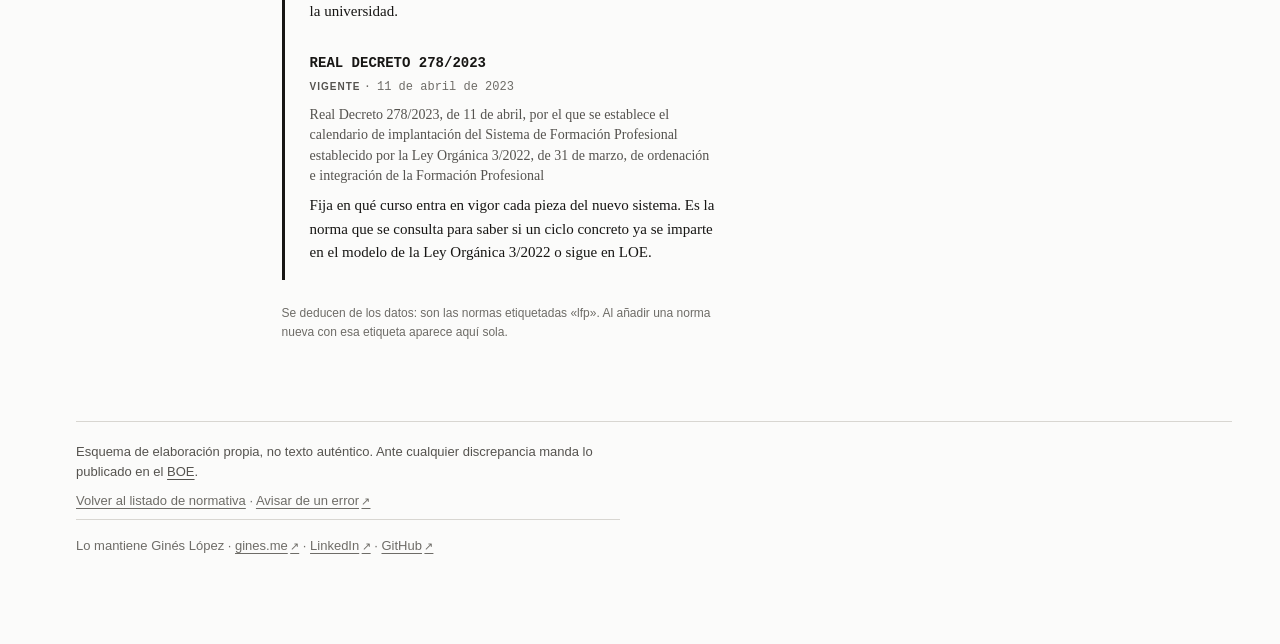
<file: docs/esquema/lo-3-2022.html>
<!doctype html>
<html lang="es">
<head>
<meta charset="utf-8">
<meta name="viewport" content="width=device-width, initial-scale=1">
<title>Ley Orgánica 3/2022 · Esquema · Legislación FP</title>
<meta name="description" content="Esquema de la Ley Orgánica 3/2022 de ordenación e integración de la Formación Profesional: los cinco grados de oferta, la cadena de catálogos, el carácter dual y sus dos regímenes, y el mapa de sus 117 artículos.">
<link rel="icon" href="../assets/favicon.svg" type="image/svg+xml">
<link rel="stylesheet" href="../assets/css/base.css">
<link rel="modulepreload" href="../assets/js/comun.js">
</head>
<body>

<a class="saltar" href="#contenido">Saltar al contenido</a>

<div class="hoja">

  <header class="cabecera cabecera--norma">
    <p class="marca"><a href="../">Legislación FP</a></p>
    <p class="volver" id="volver"></p>
    <div id="cabecera"></div>
    <p class="aviso" id="aviso" hidden></p>
  </header>

  <main class="contenido" id="contenido">

    <p class="cargando" id="cargando">
      Cargando el esquema de la ley. Si no aparece, está el
      <a href="../diagnostico.html">diagnóstico de despliegue</a>, y el texto auténtico
      siempre está en el <a href="https://www.boe.es/eli/es/lo/2022/03/31/3/con" target="_blank" rel="noopener noreferrer">BOE</a>.
    </p>

    <noscript>
      <section class="apartado">
        <h2 class="apartado__rotulo">Hace falta JavaScript</h2>
        <p class="cabecera__nota">El esquema se compone en el navegador a partir de un solo fichero de datos, que se puede leer directamente: <a href="../data/esquema/lo-3-2022.json">lo-3-2022.json</a>. El texto auténtico es el consolidado del <a href="https://www.boe.es/eli/es/lo/2022/03/31/3/con" target="_blank" rel="noopener noreferrer">BOE</a>.</p>
      </section>
    </noscript>

    <!-- La tesis y las cifras van antes del índice: primero qué hace esta ley,
         después por dónde entrar. -->
    <div id="portada"></div>

    <div class="norma__cuerpo">
      <aside class="norma__lateral">
        <nav id="indice" aria-label="Índice del esquema"></nav>
        <section class="apartado" id="oficial"></section>
      </aside>
      <div class="norma__texto" id="bloques"></div>
    </div>

  </main>

  <footer class="pie">
    <p class="pie__aviso">Esquema de elaboración propia, no texto auténtico. Ante cualquier discrepancia manda lo publicado en el <a href="https://www.boe.es/eli/es/lo/2022/03/31/3/con" target="_blank" rel="noopener noreferrer">BOE</a>.</p>
    <p><a href="../">Volver al listado de normativa</a> · <a href="https://github.com/gines-lopez/legislacion-fp/issues" target="_blank" rel="noopener noreferrer">Avisar de un error<span class="externo" aria-hidden="true"></span><span class="oculto"> (se abre en una ventana nueva)</span></a></p>
    <p class="pie__firma">Lo mantiene Ginés López ·
      <a href="https://gines.me" target="_blank" rel="noopener noreferrer">gines.me<span class="externo" aria-hidden="true"></span><span class="oculto"> (se abre en una ventana nueva)</span></a> ·
      <a href="https://www.linkedin.com/in/gineslopez/" target="_blank" rel="noopener noreferrer">LinkedIn<span class="externo" aria-hidden="true"></span><span class="oculto"> (se abre en una ventana nueva)</span></a> ·
      <a href="https://github.com/gines-lopez" target="_blank" rel="noopener noreferrer">GitHub<span class="externo" aria-hidden="true"></span><span class="oculto"> (se abre en una ventana nueva)</span></a>
    </p>
  </footer>

</div>

<script type="module" src="../assets/js/esquema.js"></script>
</body>
</html>
</file>
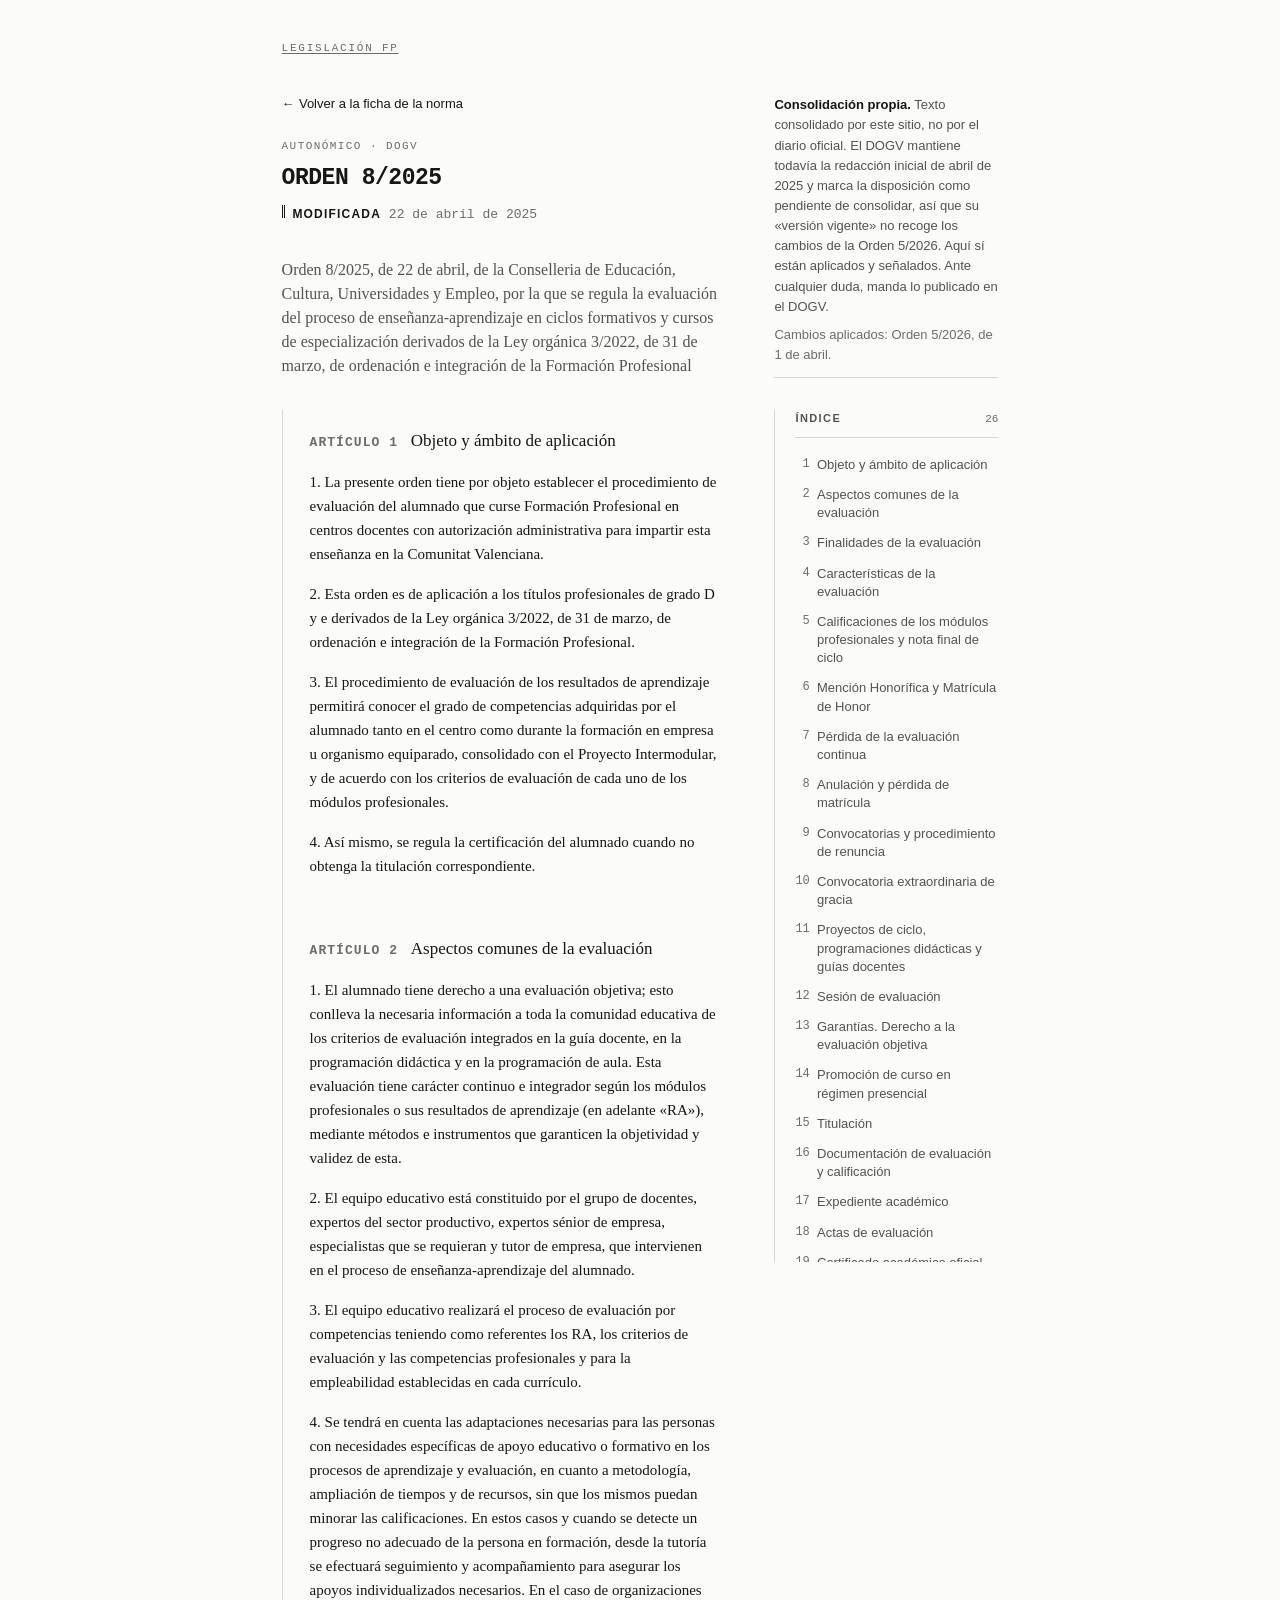
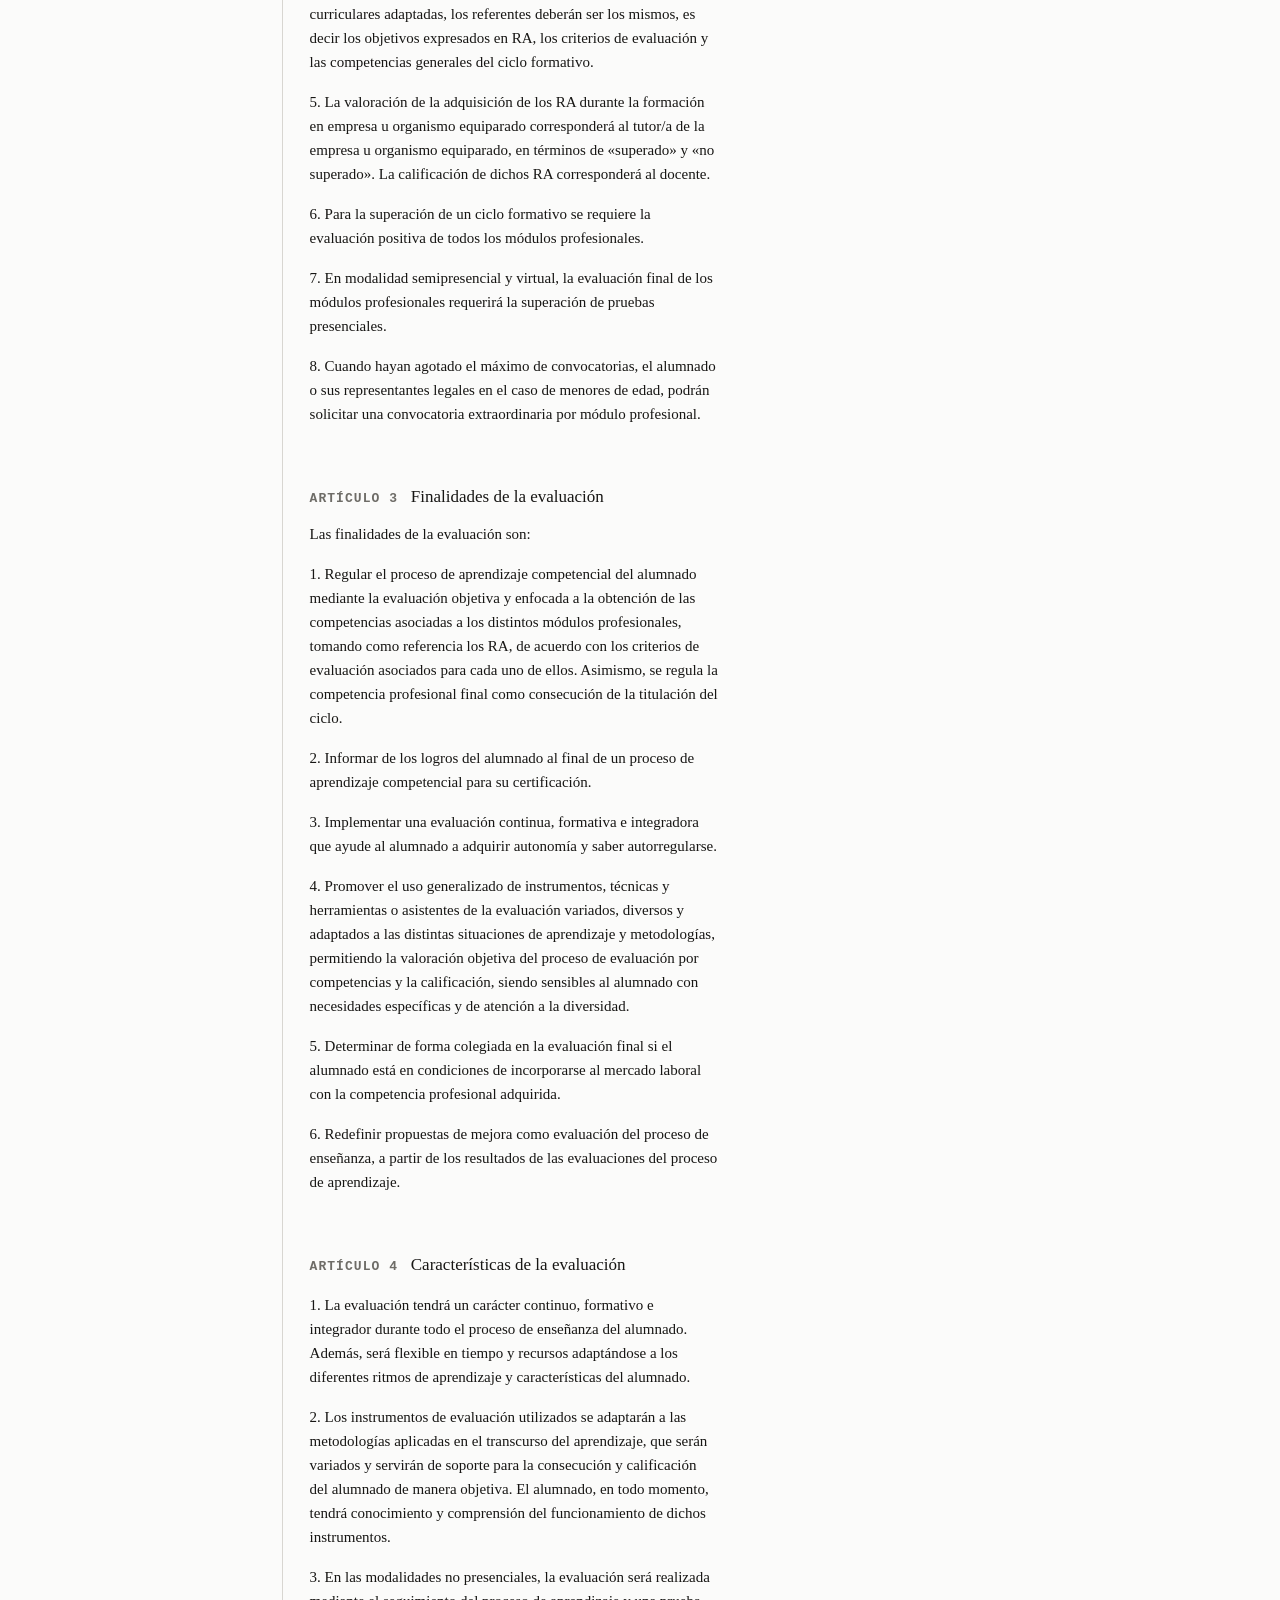
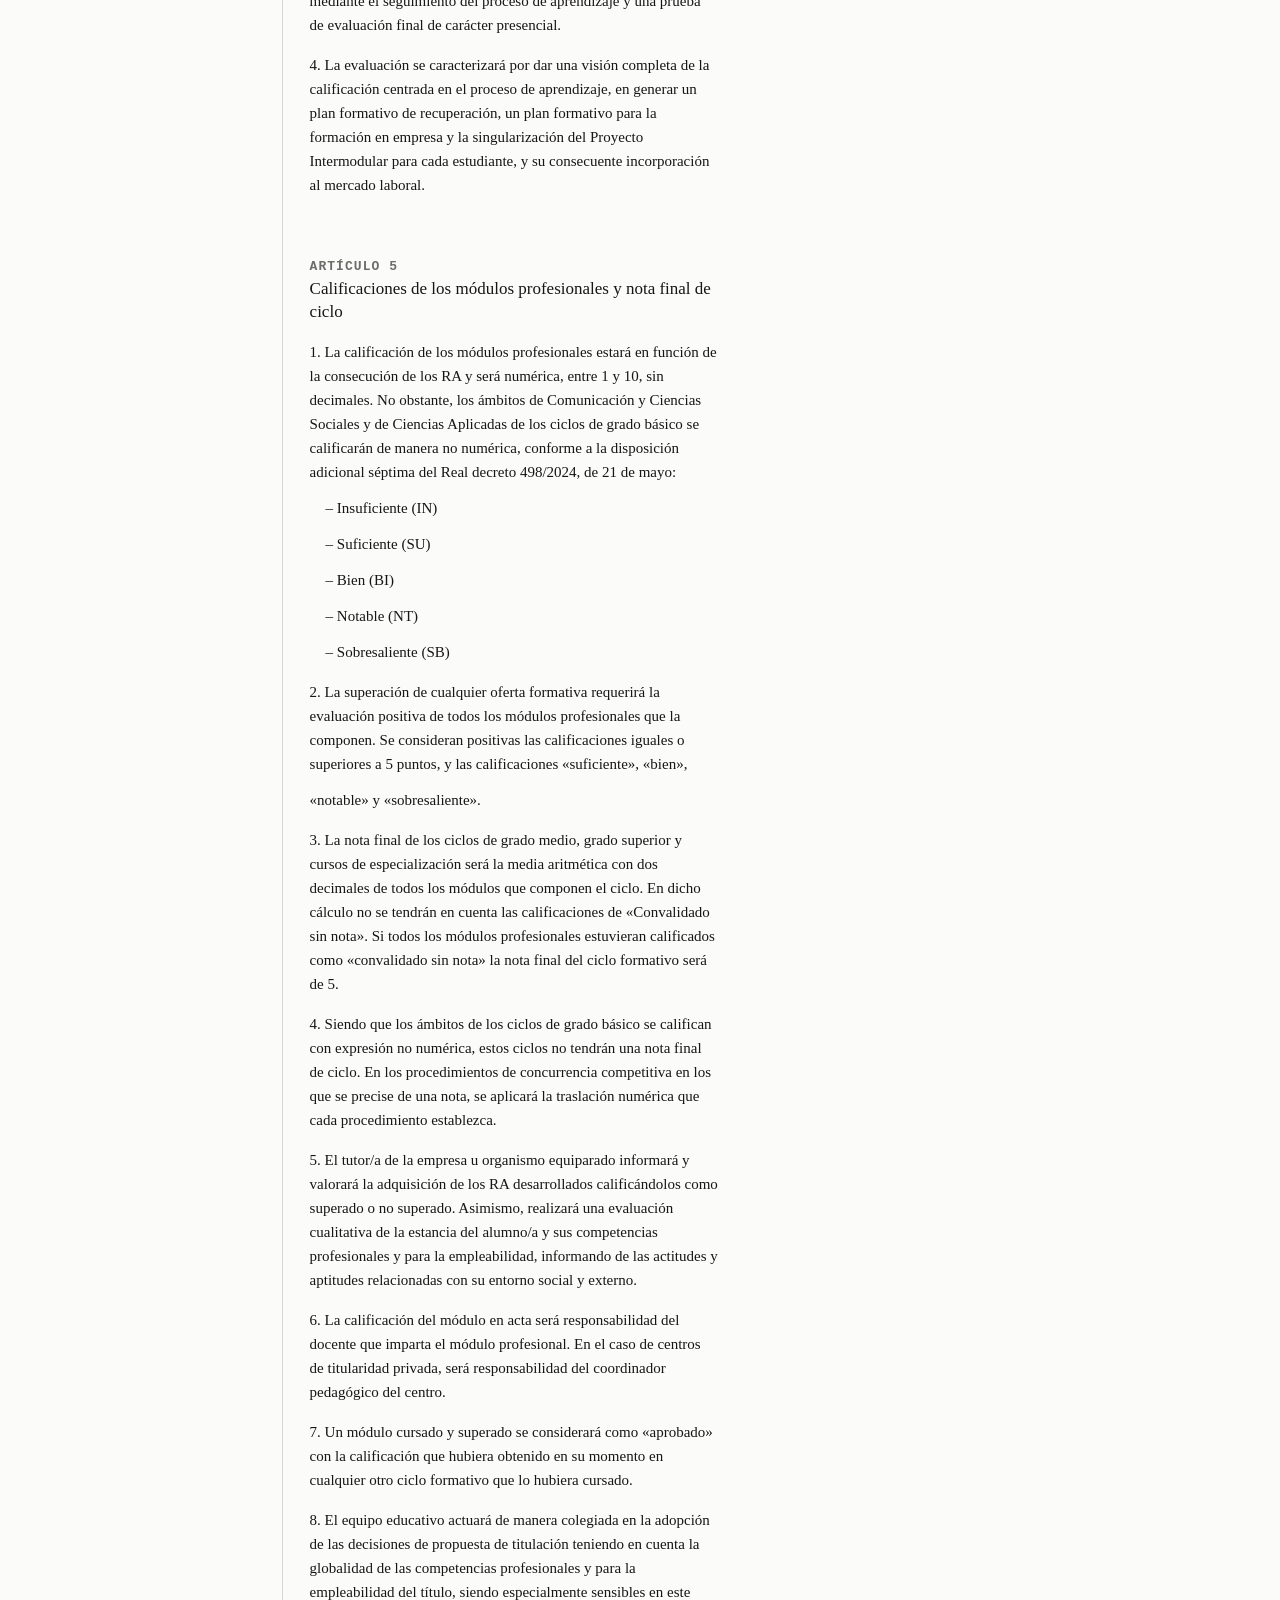
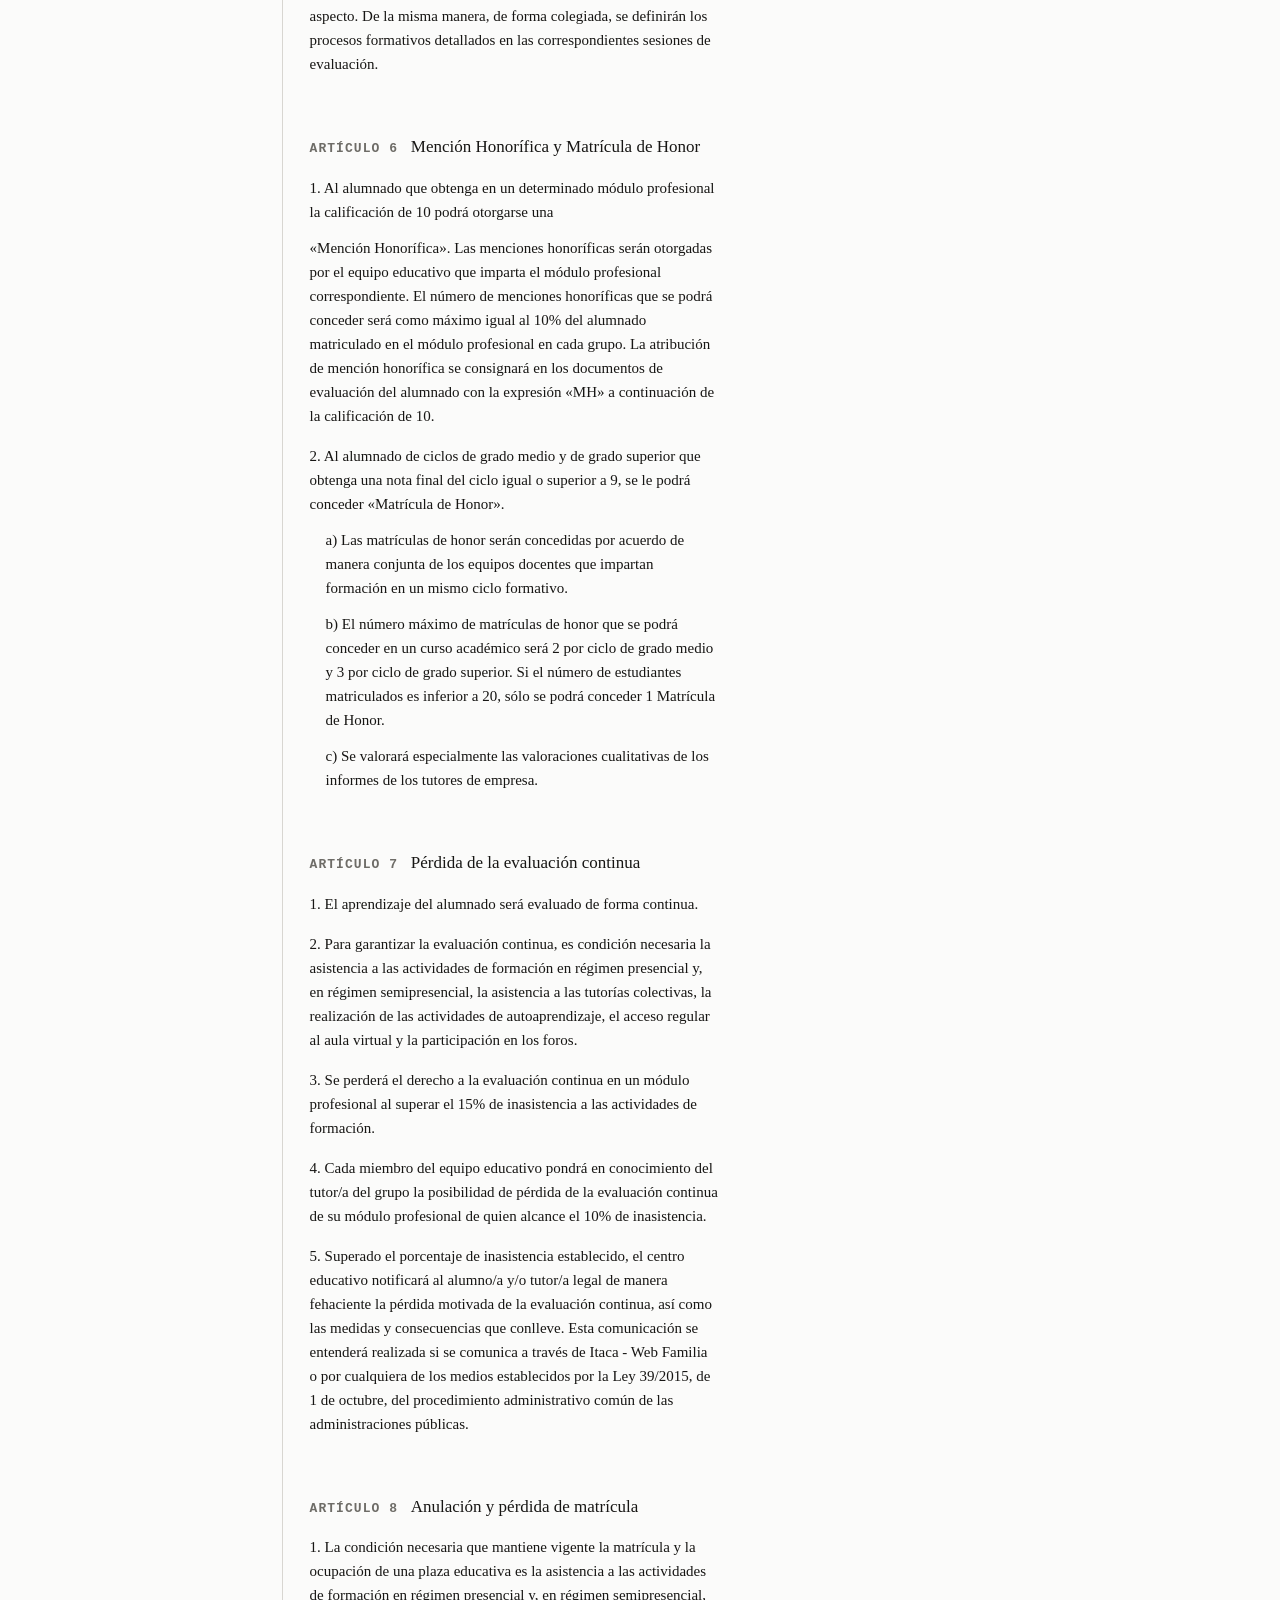
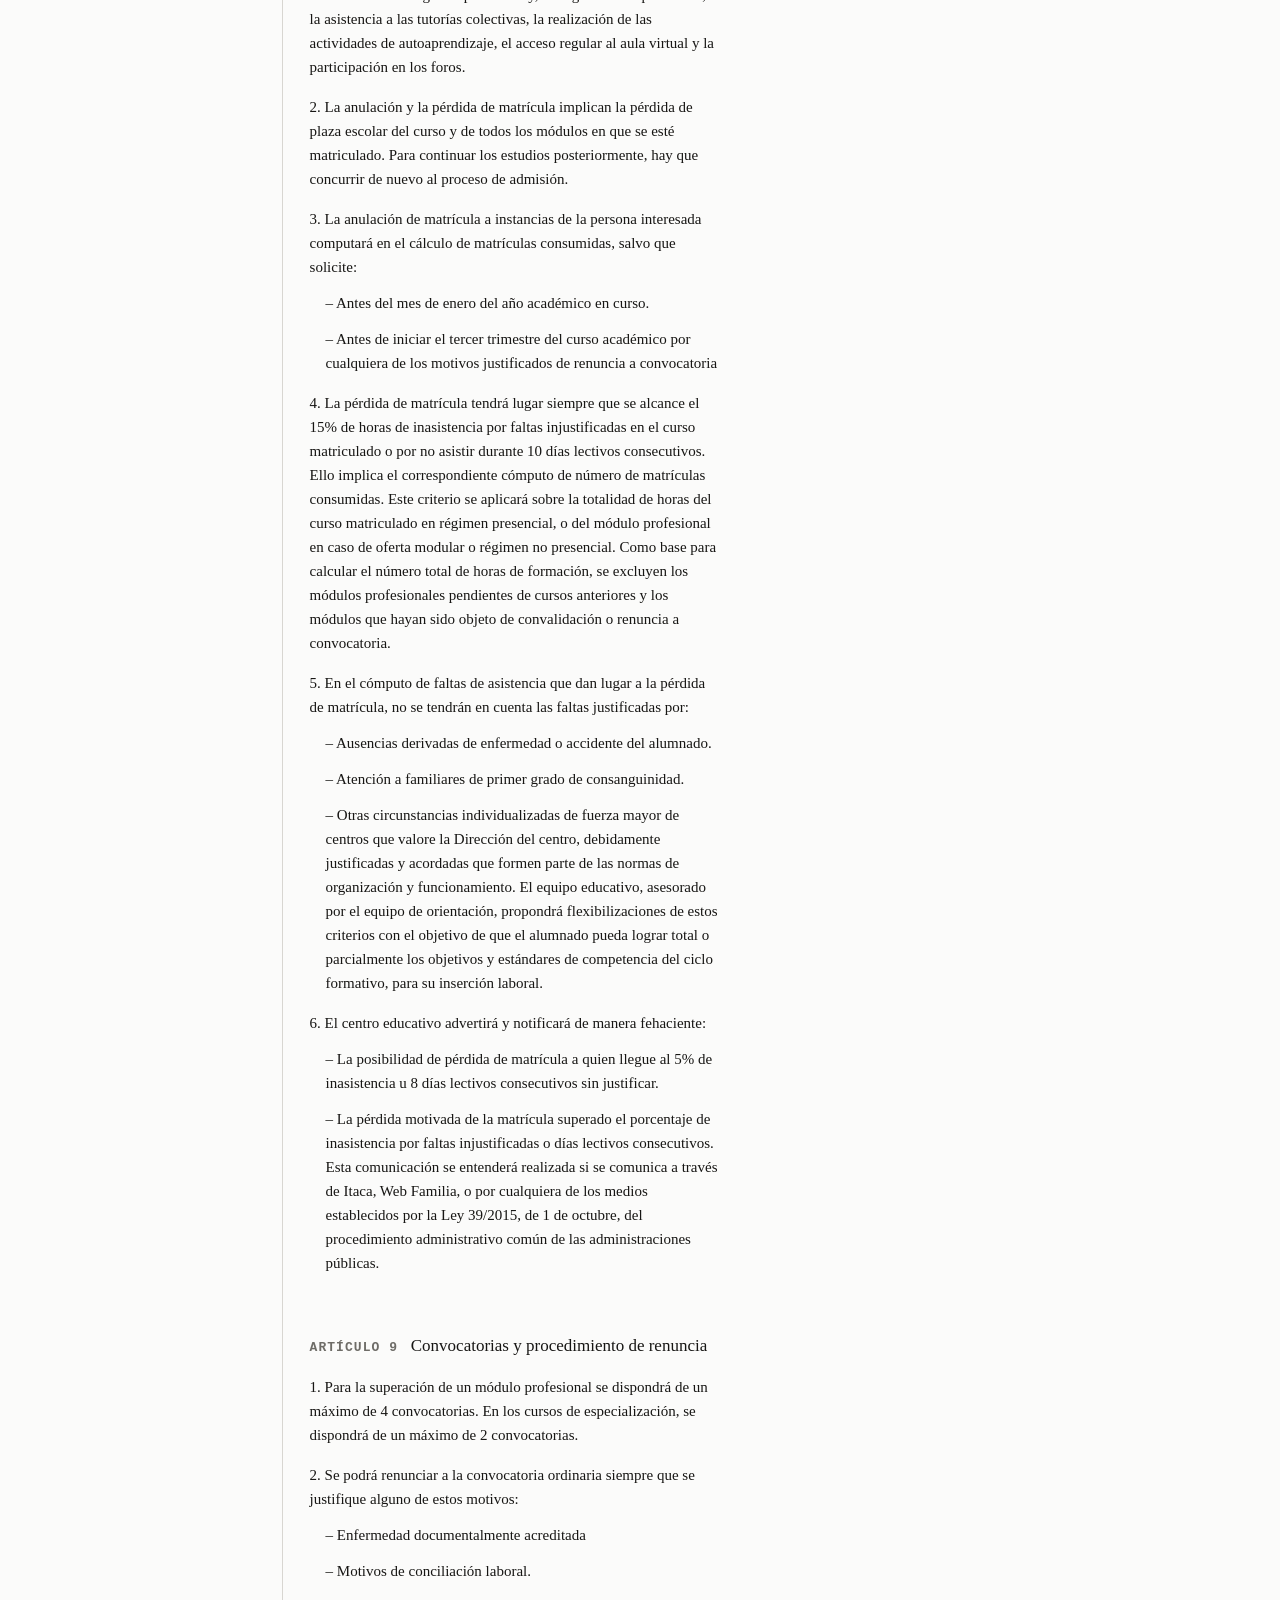
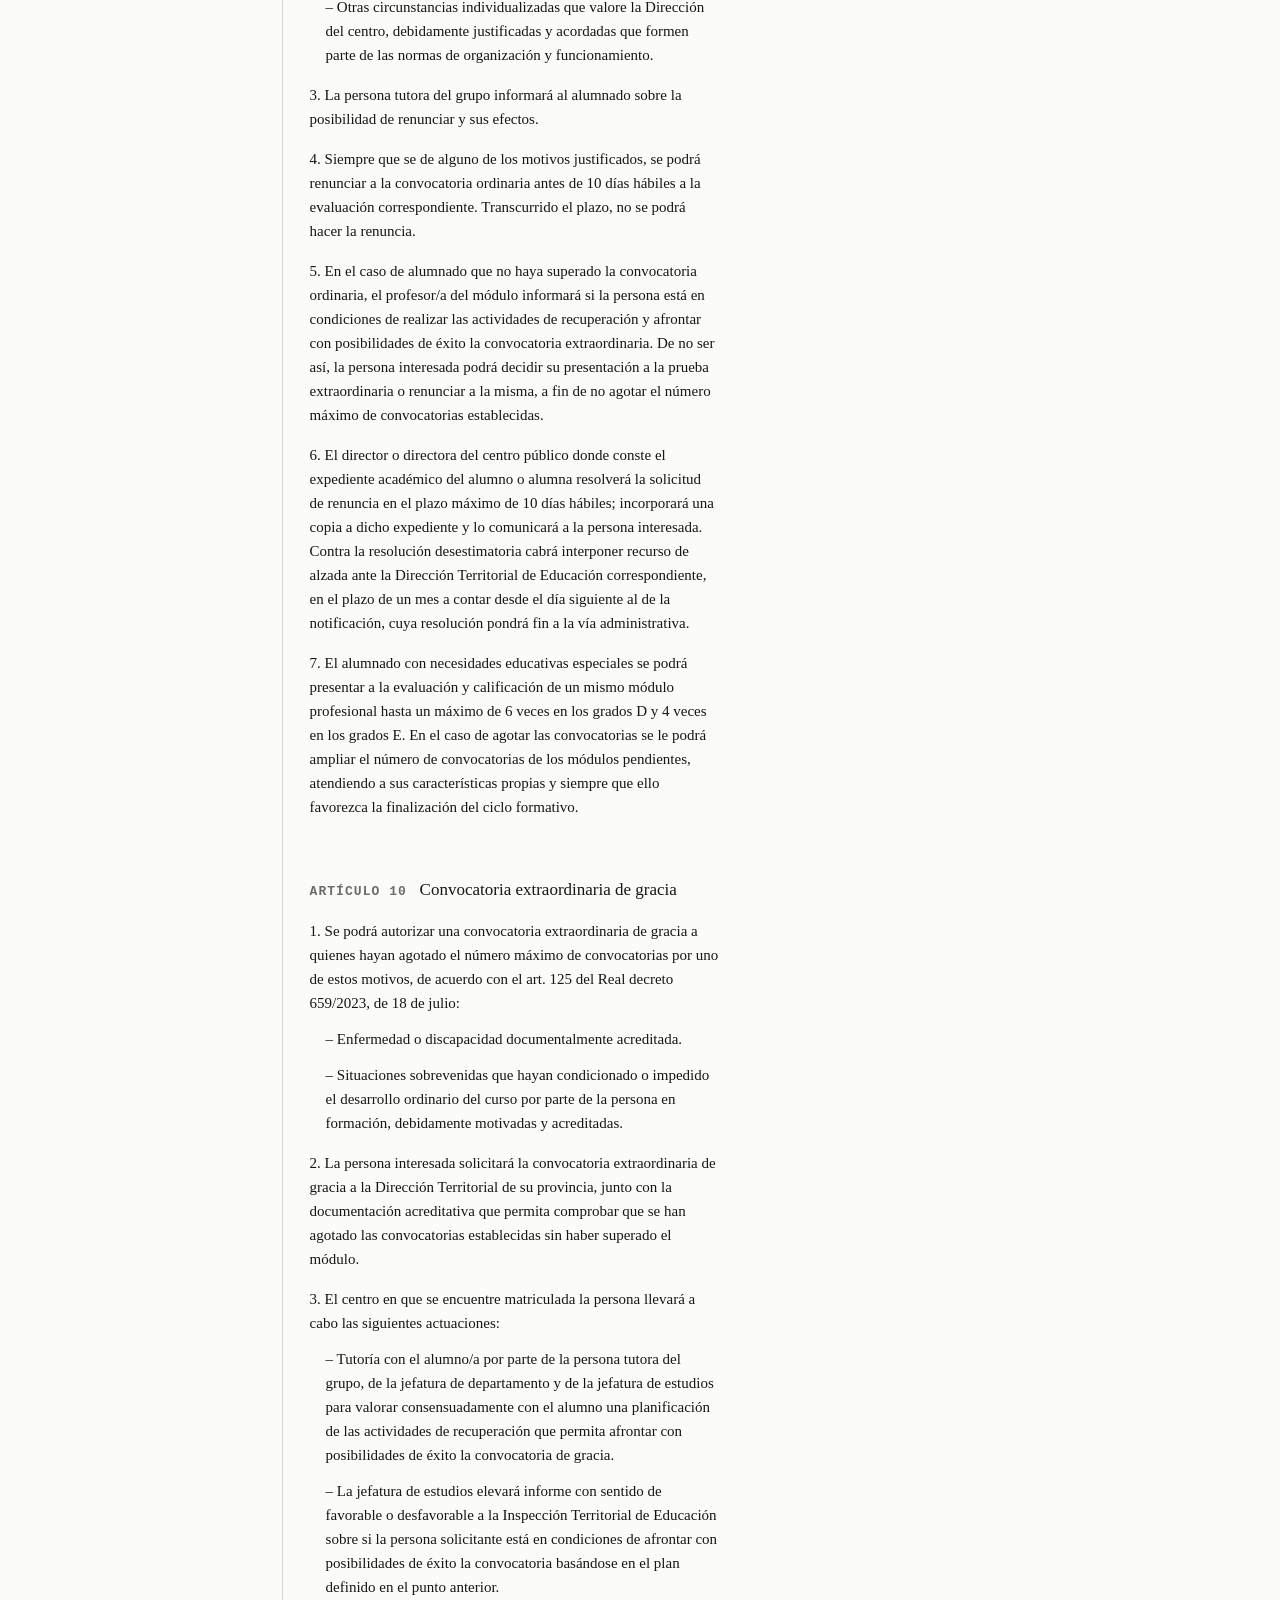
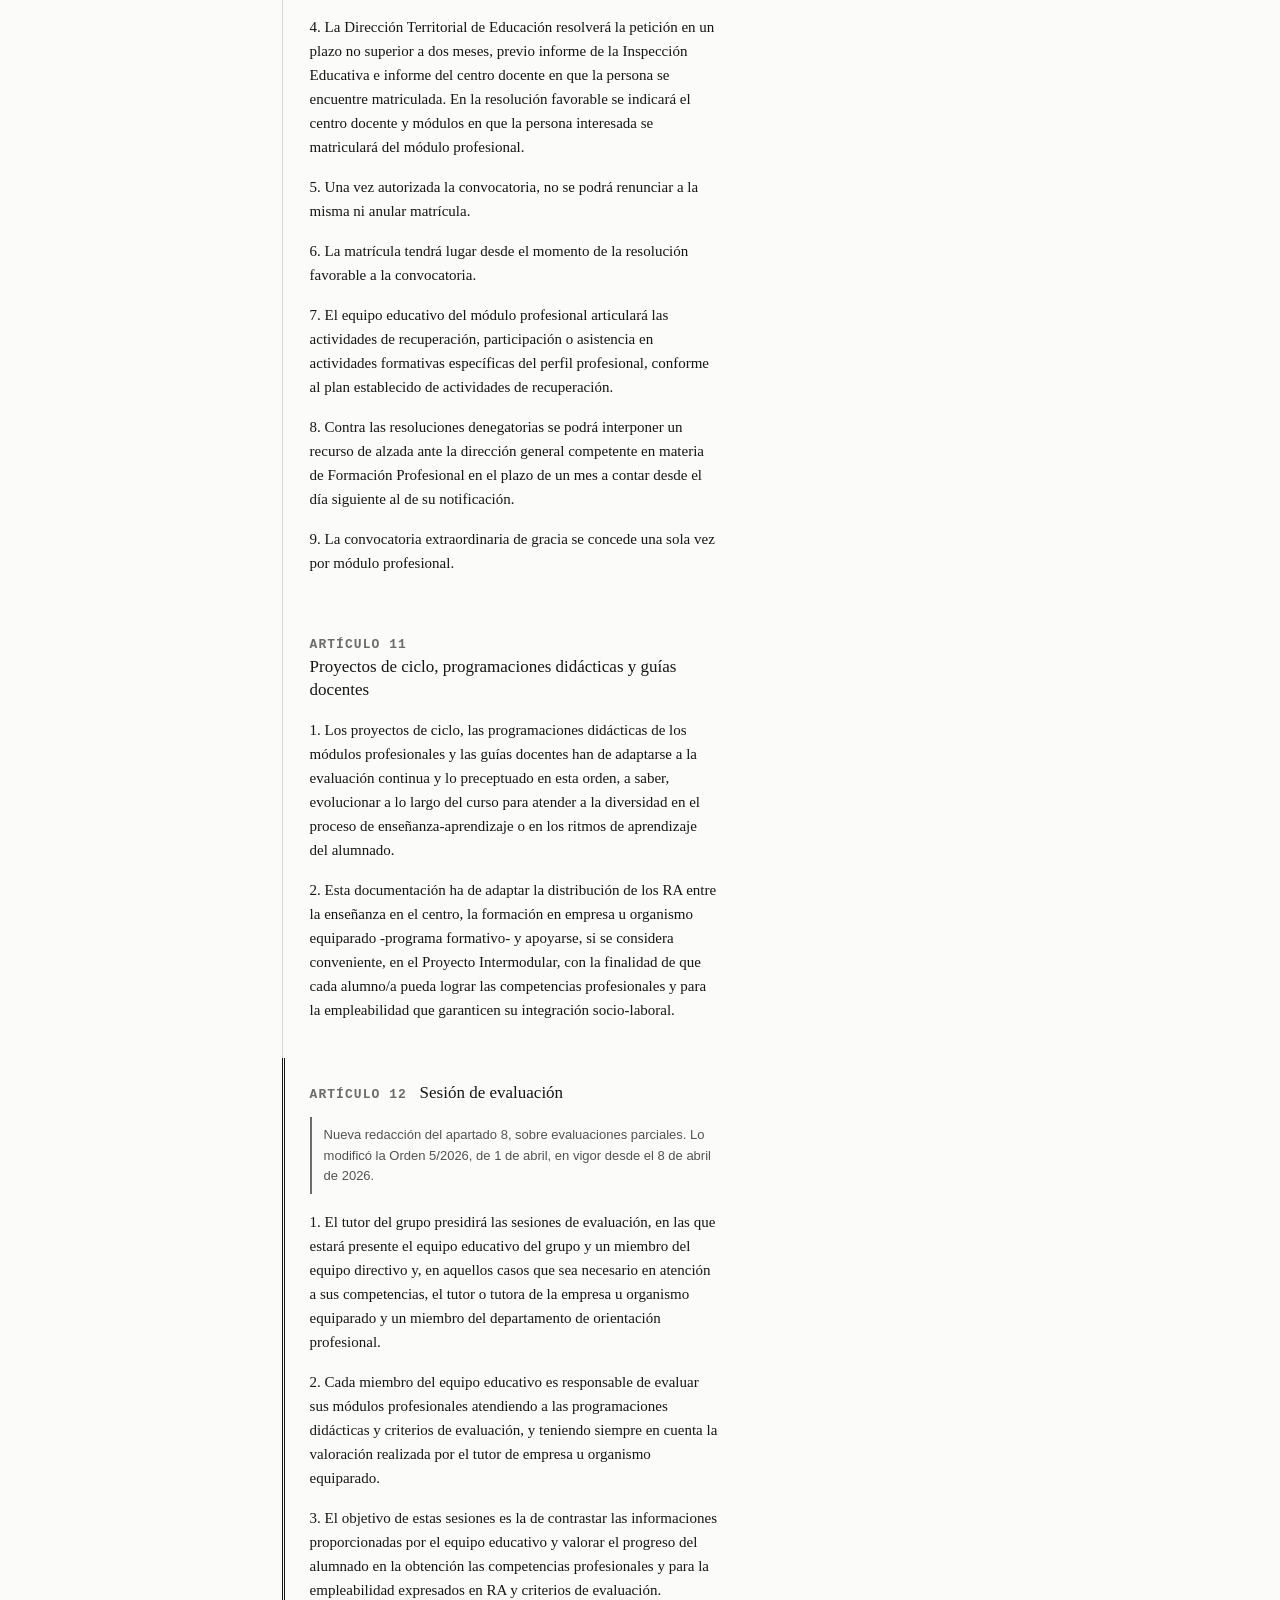
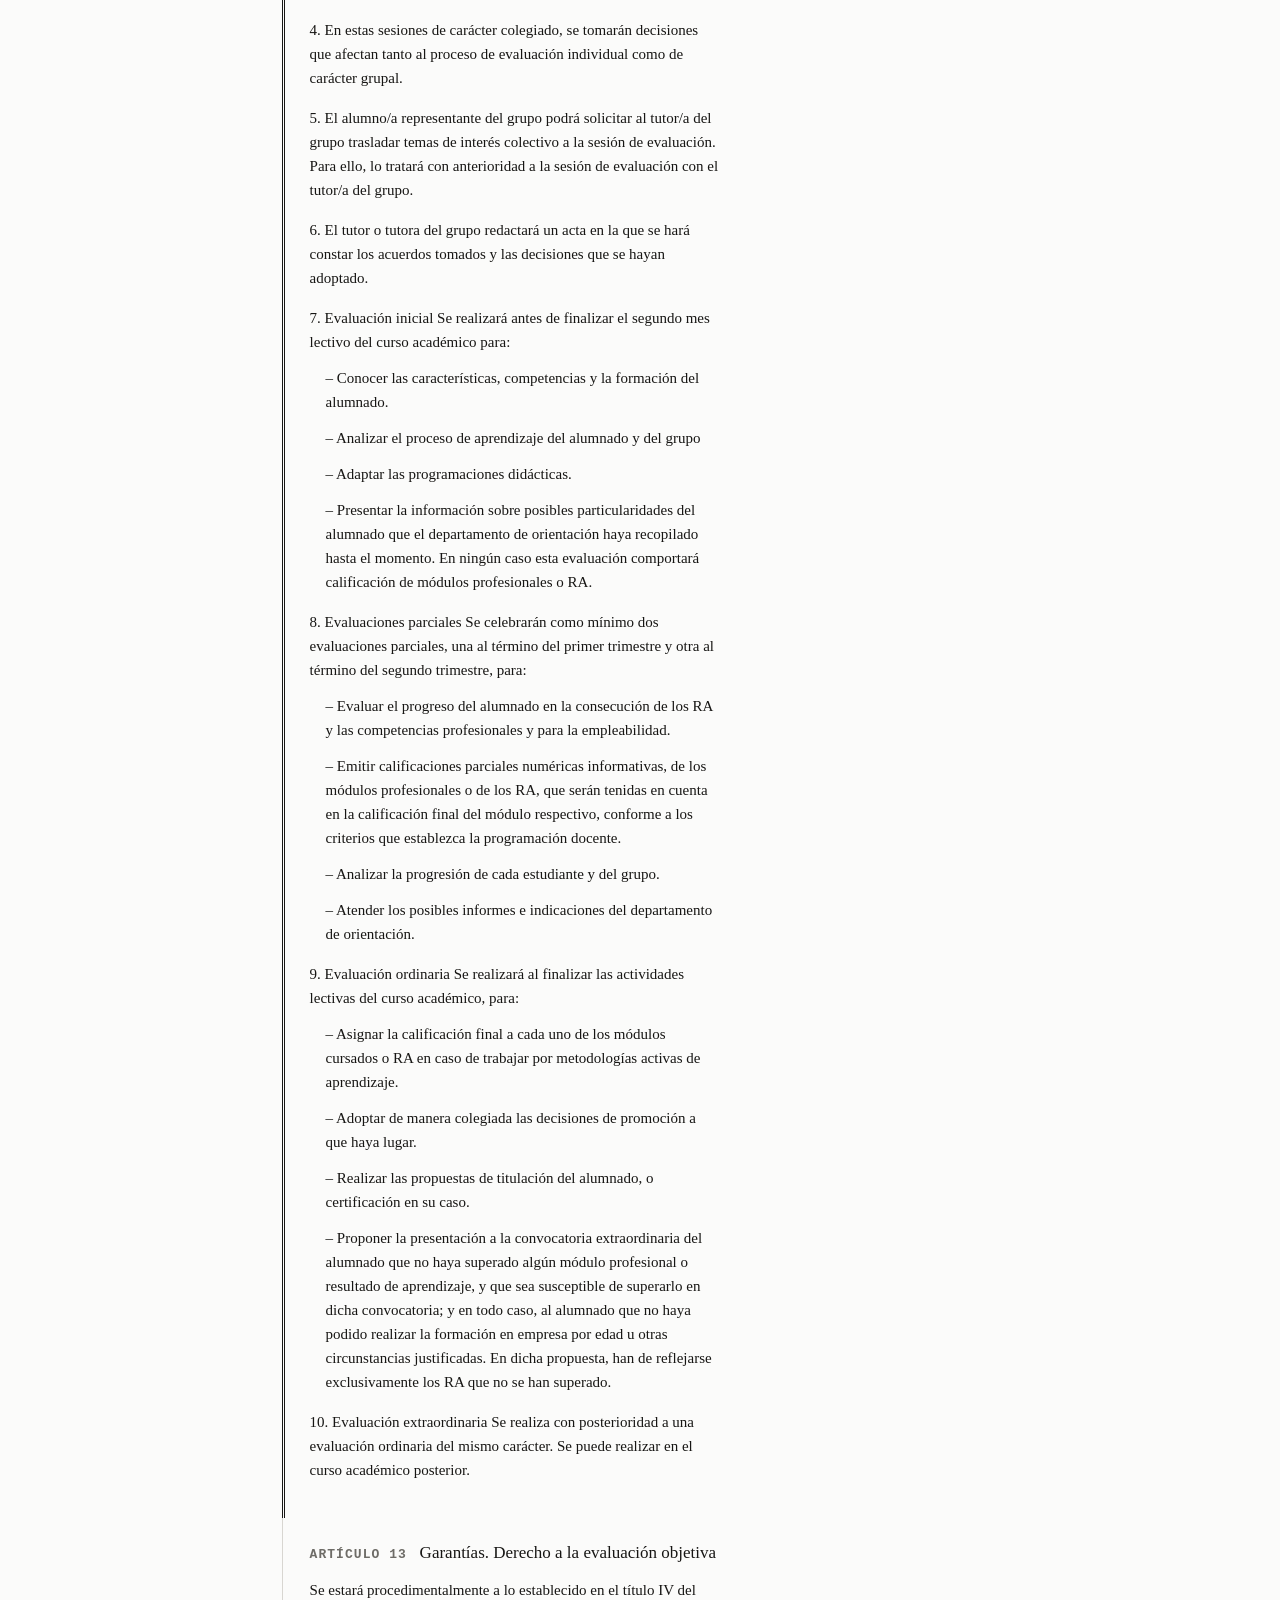
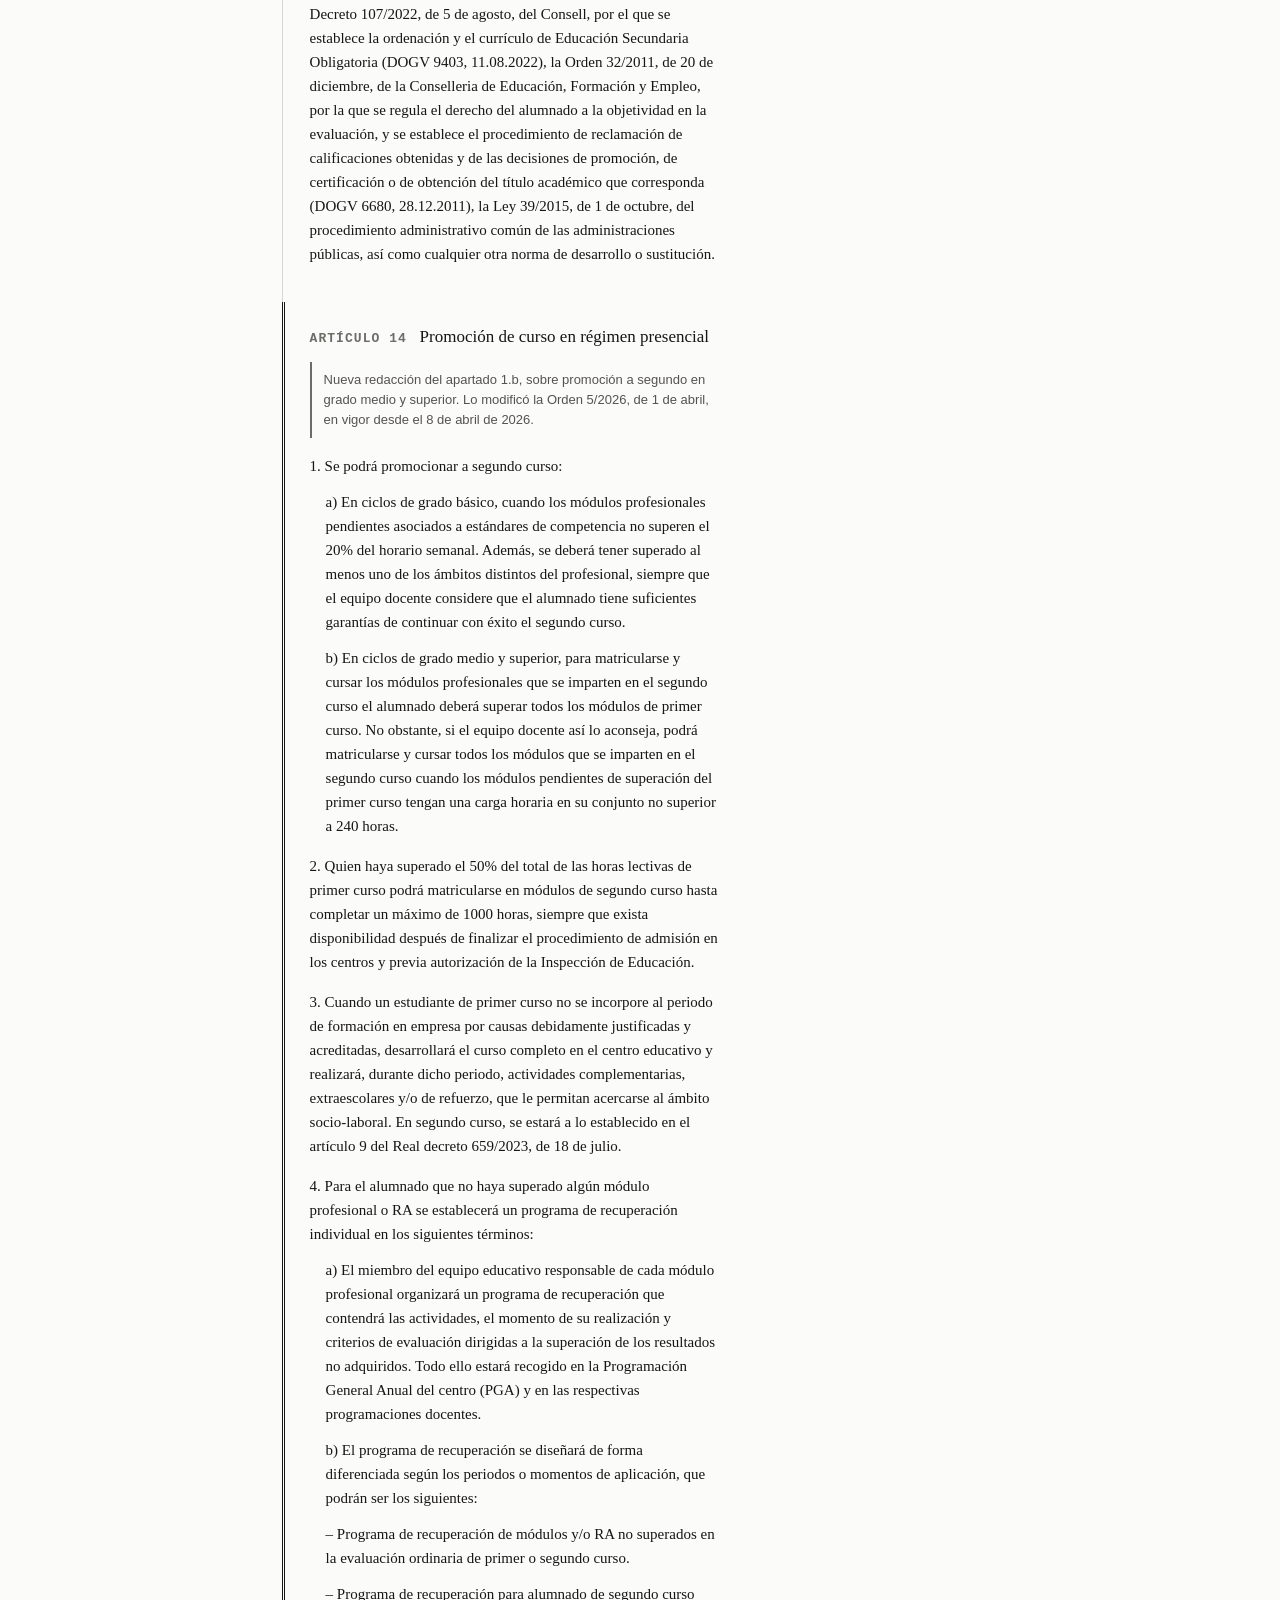
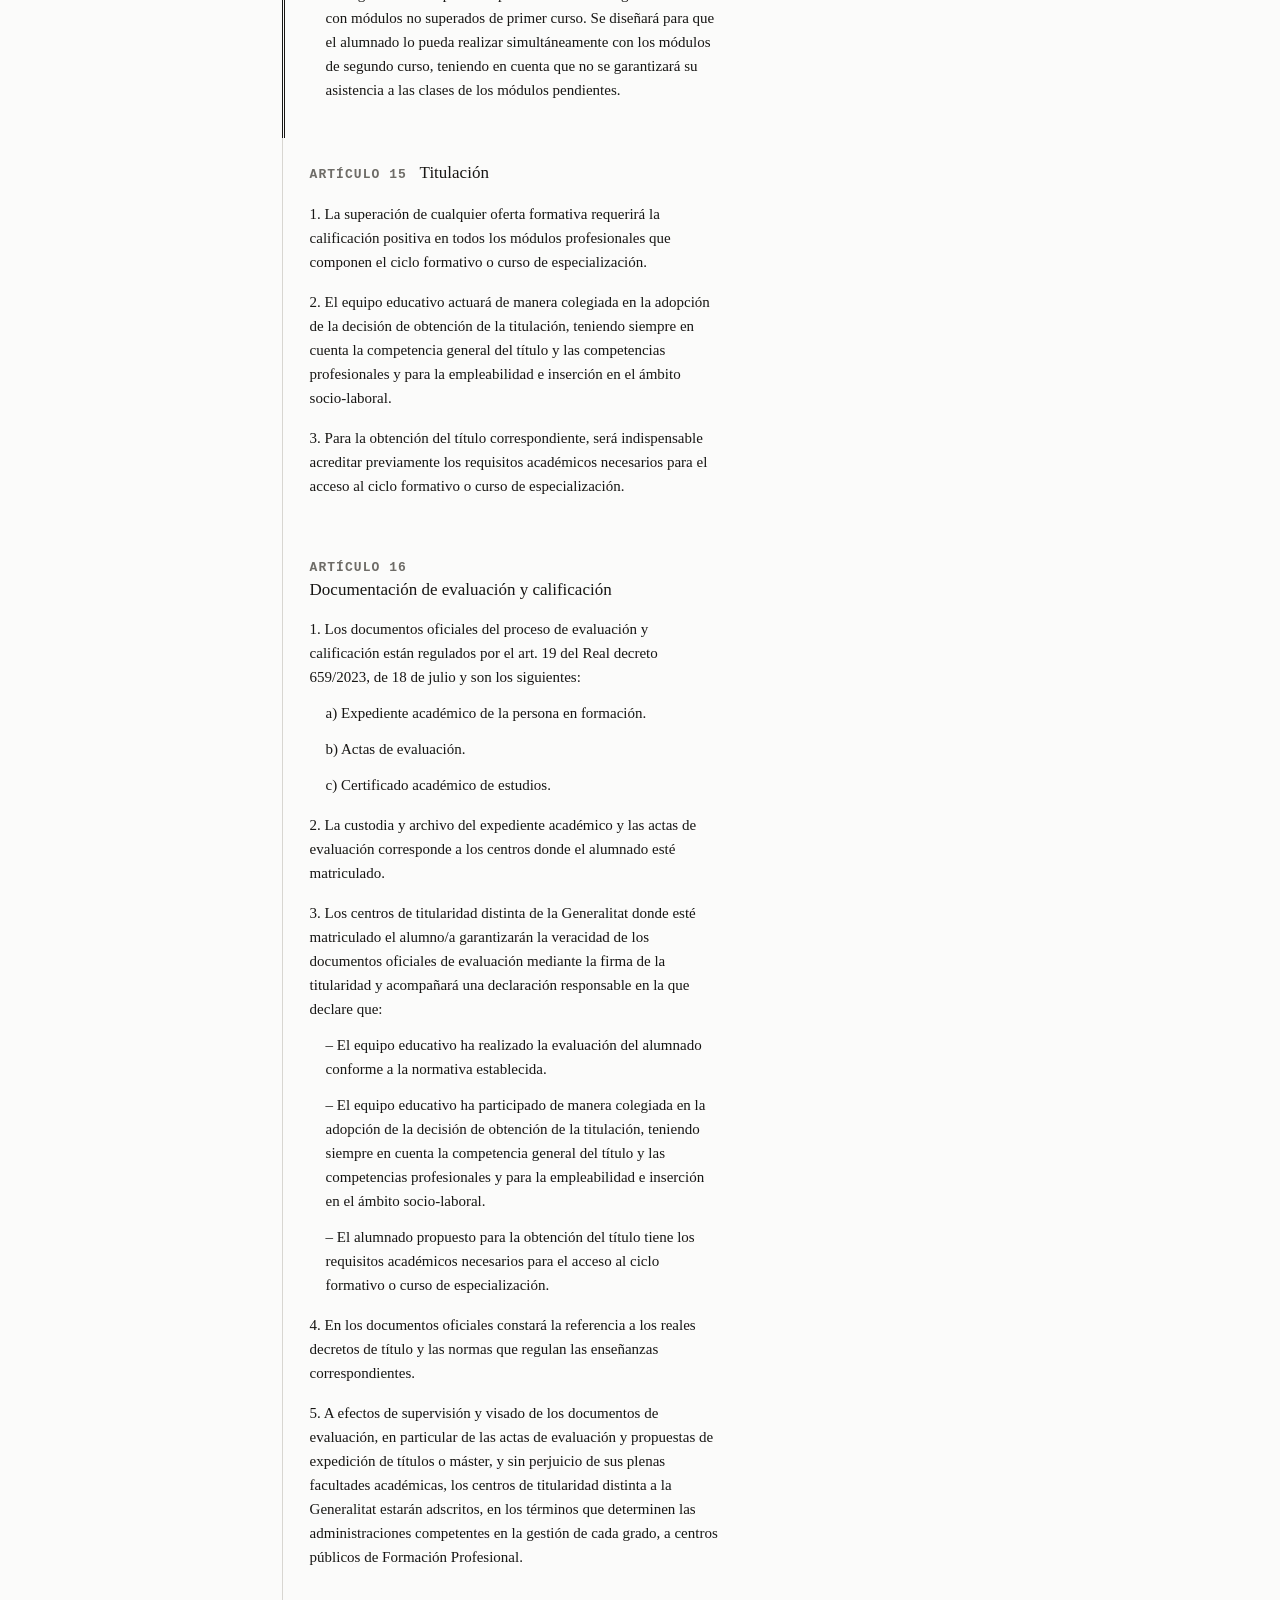
<file: docs/norma/orden-8-2025.html>
<!doctype html>
<html lang="es">
<head>
<meta charset="utf-8">
<meta name="viewport" content="width=device-width, initial-scale=1">
<title>Orden 8/2025 · Texto · Legislación FP</title>
<meta name="description" content="Texto de la Orden 8/2025, de 22 de abril, de evaluación en Formación Profesional, consolidado con la Orden 5/2026 y con los artículos modificados señalados.">
<link rel="icon" href="../assets/favicon.svg" type="image/svg+xml">
<link rel="stylesheet" href="../assets/css/base.css">
<link rel="modulepreload" href="../assets/js/comun.js">
</head>
<body>

<a class="saltar" href="#contenido">Saltar al contenido</a>

<div class="hoja">

  <header class="cabecera cabecera--norma">
    <p class="marca"><a href="../">Legislación FP</a></p>
    <p class="volver" id="volver"></p>
    <div id="cabecera"></div>
    <p class="aviso" id="consolidacion" hidden></p>
  </header>

  <main class="contenido" id="contenido">

    <p class="cargando" id="cargando">
      Cargando el texto de la norma. Si no aparece, está el
      <a href="../diagnostico.html">diagnóstico de despliegue</a>, y el texto auténtico
      siempre está en el <a href="https://dogv.gva.es/" target="_blank" rel="noopener noreferrer">DOGV</a>.
    </p>

    <noscript>
      <section class="apartado">
        <h2 class="apartado__rotulo">Hace falta JavaScript</h2>
        <p class="cabecera__nota">El texto se compone en el navegador a partir de un solo fichero de datos, que se puede leer directamente: <a href="../data/texto/orden-8-2025.json">orden-8-2025.json</a>. El texto auténtico es el del <a href="https://dogv.gva.es/es/resultat-dogv?signatura=2025/13083" target="_blank" rel="noopener noreferrer">DOGV</a>.</p>
      </section>
    </noscript>

    <!-- El índice va antes en el orden del documento para que en móvil quede
         arriba, donde sirve; en pantallas anchas la rejilla lo lleva al lateral. -->
    <div class="norma__cuerpo">
      <aside class="norma__lateral">
        <nav id="indice" aria-label="Índice del articulado"></nav>
        <section class="apartado" id="oficial"></section>
      </aside>
      <div class="norma__texto">
        <!-- Se llega aquí desde el buscador de la portada, que manda en «q» lo
             que se buscó para poder resaltarlo dentro del artículo. -->
        <p class="buscado" id="buscado" hidden></p>
        <div id="articulado"></div>
      </div>
    </div>

  </main>

  <footer class="pie">
    <p class="pie__aviso">Transcripción para consulta, no texto auténtico. Ante cualquier discrepancia manda lo publicado en el <a href="https://dogv.gva.es/" target="_blank" rel="noopener noreferrer">DOGV</a>.</p>
    <p><a href="../">Volver al listado de normativa</a> · <a href="https://github.com/gines-lopez/legislacion-fp/issues" target="_blank" rel="noopener noreferrer">Avisar de un error<span class="externo" aria-hidden="true"></span><span class="oculto"> (se abre en una ventana nueva)</span></a></p>
    <p class="pie__firma">Lo mantiene Ginés López ·
      <a href="https://gines.me" target="_blank" rel="noopener noreferrer">gines.me<span class="externo" aria-hidden="true"></span><span class="oculto"> (se abre en una ventana nueva)</span></a> ·
      <a href="https://www.linkedin.com/in/gineslopez/" target="_blank" rel="noopener noreferrer">LinkedIn<span class="externo" aria-hidden="true"></span><span class="oculto"> (se abre en una ventana nueva)</span></a> ·
      <a href="https://github.com/gines-lopez" target="_blank" rel="noopener noreferrer">GitHub<span class="externo" aria-hidden="true"></span><span class="oculto"> (se abre en una ventana nueva)</span></a>
    </p>
  </footer>

</div>

<script type="module" src="../assets/js/norma.js"></script>
</body>
</html>
</file>
<file: docs/assets/css/base.css>
/* ==========================================================================
   legislacion-fp · hoja de estilos

   Escala de grises estricta, sin color de acento (D5). El estado de vigencia
   se codifica con el TRAZO de un filete, nunca con color: sobrevive a la
   impresión en blanco y negro y a la ceguera al color.

   La página se organiza sobre un canal izquierdo de ancho fijo. El texto
   empieza a la derecha de ese canal; dentro de él corre una regla vertical
   continua que atraviesa cada sección del listado y cambia de trazo norma a
   norma. Al bajar la página se ve el estado del corpus sin leer una palabra,
   y la regla se interrumpe justo donde cambia la sección.

   En la ficha el canal se repite, pero hacia dentro: las normas relacionadas y
   los anexos cuelgan del borde de la propia ficha, sangrados bajo su rótulo,
   cada uno con su trazo. Nada sobresale del bloque, que va centrado.
   ========================================================================== */

:root {
  /* Señal para que el diagnóstico confirme que esta hoja ha cargado. */
  --hoja-cargada: 1;

  /* Tinta y papel. Neutros con una calidez mínima: el negro puro sobre blanco
     puro cansa en lecturas largas de texto legal. */
  --papel:       #fbfbfa;
  --realce:      #efeeea;
  --filete:      #d8d6d1;
  --tinta-tenue: #6e6c67;
  --tinta-media: #55534f;
  --tinta:       #171614;

  /* Tres funciones tipográficas: título y prosa en serif documental,
     interfaz en la sans del sistema, identificadores y fechas en monoespaciada.
     Ninguna fuente externa: sin peticiones a terceros, sin latencia y sin el
     problema de RGPD que arrastra incrustar tipografías de Google. */
  --fuente-titulo: "Iowan Old Style", "Palatino Linotype", Palatino, "Book Antiqua", Georgia, serif;
  --fuente-ui: -apple-system, BlinkMacSystemFont, "Segoe UI", Roboto, "Helvetica Neue", Arial, sans-serif;
  --fuente-dato: ui-monospace, SFMono-Regular, "SF Mono", Menlo, Consolas, "Liberation Mono", monospace;

  /* Los dos únicos colores del proyecto, y solo en la página de diagnóstico:
     es una herramienta de mantenimiento, no la consulta de normativa. El signo
     ✓ o ✗ va delante y sigue leyéndose sin distinguir colores (D5). */
  --ok:    #17663a;
  --fallo: #9d2118;

  --paso: 0.25rem;
  --medida: 34rem;
  --canal: 1.75rem;
  --trazo: 3px;
}

@media (prefers-color-scheme: dark) {
  :root {
    --papel:       #131312;
    --realce:      #24231f;
    --filete:      #3a3833;
    --tinta-tenue: #928f89;
    --tinta-media: #aeaba3;
    --tinta:       #edebe6;
    --ok:          #6cc48d;
    --fallo:       #f0968c;
  }
}

*, *::before, *::after { box-sizing: border-box; }

body {
  margin: 0;
  padding: calc(var(--paso) * 10) calc(var(--paso) * 5) calc(var(--paso) * 20);
  background: var(--papel);
  color: var(--tinta);
  font-family: var(--fuente-titulo);
  font-size: 1.0625rem;
  line-height: 1.6;
  text-rendering: optimizeLegibility;
  -webkit-font-smoothing: antialiased;
}

/* El canal se reserva aquí y todo el contenido queda a su derecha. Solo las
   piezas que dibujan la regla (.norma, .relacion) salen de él con margen
   negativo, de modo que su filete cae exactamente en x = 0.

   El listado ocupa el ancho de la pantalla. La ficha no: es prosa legal, y
   una línea de 1.400 px no se lee. Ver .ficha más abajo. */
.hoja { padding-left: var(--canal); }

/* El diagnóstico no es un listado: es una página de texto. Se centra y no baja
   nunca de la medida de lectura, pero tampoco se queda en una cinta estrecha
   dentro de una ventana ancha. */
.hoja--estrecha {
  /* Aquí no hay regla de vigencia que dibujar, así que el canal no hace falta
     y quitarlo deja la página centrada de verdad. */
  padding-left: 0;
  width: min(100%, max(52vw, var(--medida)));
  margin-inline: auto;
}

@media (max-width: 30rem) {
  :root { --canal: 1.25rem; }
  body { padding-inline: calc(var(--paso) * 4); }
}

/* --- Servicio ------------------------------------------------------------- */

.oculto {
  position: absolute;
  width: 1px; height: 1px;
  margin: -1px; padding: 0;
  overflow: hidden;
  clip-path: inset(50%);
  white-space: nowrap;
}

.saltar {
  position: absolute;
  left: -9999px;
  top: 0;
  padding: calc(var(--paso) * 2) calc(var(--paso) * 4);
  background: var(--papel);
  border: 2px solid var(--tinta);
  font-family: var(--fuente-ui);
  font-size: 0.875rem;
}

.saltar:focus { left: calc(var(--paso) * 2); top: calc(var(--paso) * 2); z-index: 2; }

/* --- Cabecera ------------------------------------------------------------- */

.marca {
  margin: 0 0 calc(var(--paso) * 4);
  font-family: var(--fuente-dato);
  font-size: 0.6875rem;
  letter-spacing: 0.16em;
  text-transform: uppercase;
  color: var(--tinta-tenue);
}

.cabecera__titulo {
  margin: 0;
  font-size: clamp(1.625rem, 5vw, 2.25rem);
  font-weight: 400;
  line-height: 1.15;
  letter-spacing: -0.02em;
  text-wrap: balance;
}

/* El título es la vuelta al listado sin filtros, pero no se pinta como enlace:
   subrayarlo lo convertiría en un botón enorme en mitad de la cabecera. Se
   descubre al pasar por encima y al tabular. */
.cabecera__titulo a {
  color: inherit;
  text-decoration: none;
}

.cabecera__titulo a:hover,
.cabecera__titulo a:focus-visible {
  text-decoration: underline;
  text-underline-offset: 0.12em;
  text-decoration-thickness: 1px;
}

.cabecera__nota {
  margin: calc(var(--paso) * 3) 0 0;
  max-width: var(--medida);
  color: var(--tinta-media);
  font-family: var(--fuente-ui);
  font-size: 0.875rem;
  line-height: 1.5;
  text-wrap: pretty;
}

/* Que el sitio no sea fuente oficial no es letra pequeña: citar mal una norma
   perjudica a quien consulta, así que el aviso va arriba y no en el pie. */
.aviso {
  margin: calc(var(--paso) * 6) 0 0;
  padding: calc(var(--paso) * 3) 0;
  max-width: var(--medida);
  border-top: 1px solid var(--filete);
  border-bottom: 1px solid var(--filete);
  font-family: var(--fuente-ui);
  font-size: 0.8125rem;
  line-height: 1.55;
  color: var(--tinta-media);
}

.aviso strong { color: var(--tinta); font-weight: 600; }

/* Atajo a las instrucciones del curso: es la consulta de septiembre y no debe
   costar una búsqueda. Va en tinta plena, la señal más fuerte de la escala. */
.atajo {
  display: flex;
  flex-wrap: wrap;
  align-items: center;
  gap: calc(var(--paso) * 3);
  margin: calc(var(--paso) * 5) 0 0;
}

.boton--atajo {
  background: var(--tinta);
  color: var(--papel);
  border-color: var(--tinta);
  font-weight: 600;
  text-decoration: none;
  padding: calc(var(--paso) * 2.5) calc(var(--paso) * 5);
}

.boton--atajo:hover, .boton--atajo:focus-visible { background: var(--tinta-media); border-color: var(--tinta-media); }

.atajo__nota {
  font-family: var(--fuente-dato);
  font-size: 0.6875rem;
  letter-spacing: 0.12em;
  text-transform: uppercase;
  color: var(--tinta-tenue);
}

.cargando {
  margin: calc(var(--paso) * 12) 0 0;
  font-family: var(--fuente-ui);
  font-size: 0.875rem;
  color: var(--tinta-media);
}

.cargando--fallo { color: var(--tinta); }

/* --- Buscador ------------------------------------------------------------- */

.buscador { display: block; margin-top: calc(var(--paso) * 11); }

/* Un renglón, no una caja: se escribe sobre la página como en el margen de un
   documento, en la misma serif con la que está compuesto el contenido. */
.buscador__campo {
  width: 100%;
  appearance: none;
  padding: calc(var(--paso) * 2) 0 calc(var(--paso) * 3);
  border: 0;
  border-bottom: 2px solid var(--tinta);
  border-radius: 0;
  background: transparent;
  color: var(--tinta);
  font-family: var(--fuente-titulo);
  font-size: 1.1875rem;
  line-height: 1.4;
}

.buscador__campo::placeholder { color: var(--tinta-tenue); opacity: 1; }
.buscador__campo::-webkit-search-cancel-button { filter: grayscale(1); }

.buscador__campo:focus {
  outline: none;
  border-bottom-width: 5px;
  padding-bottom: calc(var(--paso) * 3 - 3px);
}

.buscador__recuento {
  margin: calc(var(--paso) * 2) 0 0;
  font-family: var(--fuente-dato);
  font-size: 0.75rem;
  letter-spacing: 0.04em;
  color: var(--tinta-tenue);
  text-align: right;
}

/* --- Filtros -------------------------------------------------------------- */

.filtros { margin-top: calc(var(--paso) * 7); }

.filtro + .filtro { margin-top: calc(var(--paso) * 4); }

.filtro__rotulo {
  margin: 0 0 calc(var(--paso) * 2);
  font-family: var(--fuente-ui);
  font-size: 0.625rem;
  font-weight: 600;
  letter-spacing: 0.14em;
  text-transform: uppercase;
  color: var(--tinta-tenue);
}

.filtro__chips { display: flex; flex-wrap: wrap; gap: calc(var(--paso) * 1.5); }

/* Un radio mínimo distingue lo que se pulsa de lo que se lee: en el resto de
   la página no hay una sola esquina redondeada. */
.chip {
  display: inline-flex;
  align-items: baseline;
  gap: 0.6ch;
  padding: calc(var(--paso) * 1.5) calc(var(--paso) * 2.5);
  /* Filete a 5:1 contra el papel, no el hairline de los rótulos: un control
     que se pulsa tiene que verse que es un control. */
  border: 1px solid var(--tinta-tenue);
  border-radius: 2px;
  background: transparent;
  color: var(--tinta-media);
  font-family: var(--fuente-ui);
  font-size: 0.8125rem;
  line-height: 1.35;
  cursor: pointer;
}

.chip:hover:not(:disabled) { border-color: var(--tinta); color: var(--tinta); }

/* Activo en tinta plena con el texto en papel: la inversión completa es la
   señal más fuerte que hay dentro de una escala de grises, y no depende de
   distinguir colores ni sobrevive peor a una impresión en blanco y negro. */
.chip[aria-pressed="true"] {
  border-color: var(--tinta);
  background: var(--tinta);
  color: var(--papel);
  font-weight: 600;
}

.chip:disabled { opacity: 0.45; cursor: default; }

.chip__n {
  font-family: var(--fuente-dato);
  font-size: 0.6875rem;
  font-weight: 400;
  color: var(--tinta-tenue);
}

.chip[aria-pressed="true"] .chip__n { color: var(--filete); }

.filtro__materia {
  margin: calc(var(--paso) * 4) 0 0;
  font-family: var(--fuente-ui);
  font-size: 0.8125rem;
  color: var(--tinta-media);
}

.filtro__quitar { margin-left: 0.75ch; }

/* --- El trazo, que es el código de vigencia ------------------------------- */

/* Se usa en dos sitios y tiene que ser idéntico en los dos: en el margen del
   listado y en la muestra que lleva cada chip de estado. Así el filtro hace de
   leyenda y no hace falta explicar el código en ninguna parte. */
.trazo {
  display: inline-block;
  width: var(--trazo);
  height: 1.05em;
  border-left: var(--trazo) solid var(--tinta);
  vertical-align: -0.16em;
}

.trazo[data-estado="modificada"] { border-left-style: double; }
.trazo[data-estado="derogada"]   { border-left-style: dotted; }

/* --- Bloques de sección --------------------------------------------------- */

#listado { margin-top: calc(var(--paso) * 12); }

.bloque + .bloque { margin-top: calc(var(--paso) * 12); }

.bloque__rotulo {
  display: flex;
  align-items: baseline;
  justify-content: space-between;
  gap: calc(var(--paso) * 3);
  margin: 0 0 calc(var(--paso) * 3);
  padding-bottom: calc(var(--paso) * 2);
  border-bottom: 1px solid var(--filete);
  font-family: var(--fuente-ui);
  font-size: 0.6875rem;
  font-weight: 600;
  letter-spacing: 0.13em;
  text-transform: uppercase;
  color: var(--tinta-media);
}

.bloque__n {
  font-family: var(--fuente-dato);
  font-weight: 400;
  letter-spacing: 0;
  color: var(--tinta-tenue);
}

.bloque__normas { margin: 0; padding: 0; list-style: none; }

/* --- Norma en el listado -------------------------------------------------- */

/* Sin margen vertical entre normas: los filetes se tocan y forman la regla
   continua. La junta entre dos trazos distintos es visible a propósito. */
.norma {
  margin-left: calc(var(--canal) * -1);
  padding: calc(var(--paso) * 5) 0 calc(var(--paso) * 6) calc(var(--canal) - var(--trazo));
  border-left: var(--trazo) solid var(--tinta);
}

.norma[data-estado="modificada"] { border-left-style: double; }
.norma[data-estado="derogada"]   { border-left-style: dotted; }

/* Una norma derogada no es papel mojado: se sigue citando y los efectos que
   produjo no desaparecen. Por eso su texto no se atenúa; lo único que cambia
   es el trazo, y la palabra «Derogada» lo dice sin rodeos. */

.norma:has(a:hover), .norma:has(a:focus-visible) { background: var(--realce); }

.norma__procedencia {
  margin: 0;
  font-family: var(--fuente-dato);
  font-size: 0.6875rem;
  letter-spacing: 0.13em;
  text-transform: uppercase;
  color: var(--tinta-tenue);
}

.norma__id {
  margin: calc(var(--paso) * 1) 0 0;
  font-family: var(--fuente-dato);
  font-size: 0.9375rem;
  font-weight: 600;
  line-height: 1.35;
  letter-spacing: -0.01em;
  text-transform: uppercase;
}

/* Los anexos y las guías no tienen número: su nombre hace de identificador y
   se compone tal cual, sin versalitas. */
.norma__id--nombre { text-transform: none; font-size: 0.875rem; }

.norma__id a { text-decoration: none; }
.norma__id a:hover, .norma__id a:focus-visible { text-decoration: underline; text-underline-offset: 0.22em; }

.norma__meta {
  display: flex;
  flex-wrap: wrap;
  align-items: baseline;
  gap: 0 1ch;
  margin: calc(var(--paso) * 1) 0 calc(var(--paso) * 2);
  font-family: var(--fuente-dato);
  font-size: 0.75rem;
  color: var(--tinta-tenue);
}

.norma__estado {
  font-family: var(--fuente-ui);
  font-size: 0.6875rem;
  font-weight: 600;
  letter-spacing: 0.1em;
  text-transform: uppercase;
  color: var(--tinta-media);
}

.norma__estado::after { content: "·"; margin-left: 1ch; color: var(--tinta-tenue); }

.norma__titulo {
  margin: 0;
  font-size: 0.9375rem;
  line-height: 1.45;
  color: var(--tinta-media);
  /* Algún título oficial pasa de 900 caracteres. En el listado se recorta; en
     la ficha está entero, que es donde se cita. */
  display: -webkit-box;
  -webkit-box-orient: vertical;
  -webkit-line-clamp: 4;
  line-clamp: 4;
  overflow: hidden;
}

/* El resumen es lo que este sitio aporta y lo que resuelve la consulta, así
   que se compone con más cuerpo que el título oficial, no con menos. */
.norma__resumen { margin: calc(var(--paso) * 2) 0 0; font-size: 1rem; line-height: 1.55; }

.norma__coincidencia {
  display: flex;
  flex-wrap: wrap;
  align-items: center;
  gap: calc(var(--paso) * 1.5);
  margin: calc(var(--paso) * 3) 0 0;
  font-family: var(--fuente-ui);
  font-size: 0.75rem;
  color: var(--tinta-tenue);
}

/* Que una norma tenga el texto aquí es lo más útil que puede decir su tarjeta,
   así que va antes que las relaciones y sin el «→» de estas: no lleva a otra
   norma, lleva al texto de esta. */
.norma__transcrito {
  margin: calc(var(--paso) * 3) 0 0;
  font-family: var(--fuente-ui);
  font-size: 0.8125rem;
  font-weight: 600;
}

.norma__relacion {
  margin: calc(var(--paso) * 3) 0 0;
  font-family: var(--fuente-ui);
  font-size: 0.8125rem;
  color: var(--tinta-media);
}

.norma__relacion::before { content: "→"; margin-right: 0.6ch; color: var(--tinta-tenue); }
.norma__relacion a { font-family: var(--fuente-dato); font-size: 0.75rem; text-transform: uppercase; }

/* --- Vacío ---------------------------------------------------------------- */

.vacio { margin-top: calc(var(--paso) * 12); max-width: var(--medida); }
.vacio__titulo { margin: 0; font-size: 1.0625rem; }

.vacio__pista {
  margin: calc(var(--paso) * 3) 0 0;
  font-family: var(--fuente-ui);
  font-size: 0.875rem;
  line-height: 1.6;
  max-width: var(--medida);
  color: var(--tinta-media);
}

.vacio__que { color: var(--tinta-tenue); }

/* --- Recursos: no son normas, así que el canal va vacío ------------------- */

.recursos { margin-top: calc(var(--paso) * 16); max-width: var(--medida); }

.recursos__nota {
  margin: 0 0 calc(var(--paso) * 4);
  font-family: var(--fuente-ui);
  font-size: 0.8125rem;
  max-width: var(--medida);
  color: var(--tinta-media);
}

.recursos__lista { margin: 0; padding: 0; list-style: none; }
.recurso + .recurso { margin-top: calc(var(--paso) * 5); }

.recurso__fuente {
  margin: 0;
  font-family: var(--fuente-dato);
  font-size: 0.6875rem;
  letter-spacing: 0.13em;
  text-transform: uppercase;
  color: var(--tinta-tenue);
}

.recurso__titulo { margin: calc(var(--paso) * 1) 0 0; font-size: 1rem; }
.recurso__resumen { margin: calc(var(--paso) * 2) 0 0; font-size: 0.9375rem; color: var(--tinta-media); }

/* --- Ficha ---------------------------------------------------------------- */

/* La ficha se centra y ocupa más de la mitad de la pantalla, pero nunca menos
   que la medida de lectura: por debajo de eso el texto legal no se lee. */
#vista-ficha, .norma__cuerpo, .cabecera--norma, #portada,
.contenido:has(.norma__cuerpo) > .cargando {
  width: min(100%, max(56vw, var(--medida)));
  margin-inline: auto;
  /* .hoja reserva el canal a su izquierda, así que centrar dentro de ella deja
     la ficha medio canal a la derecha del centro real de la página. Se devuelve
     aquí, sin tocar el flujo. */
  position: relative;
  inset-inline-start: calc(var(--canal) / -2);
}


.volver {
  margin: 0 0 calc(var(--paso) * 8);
  font-family: var(--fuente-ui);
  font-size: 0.8125rem;
}

.volver a { text-decoration: none; }
.volver a::before { content: "←"; margin-right: 0.6ch; }
.volver a:hover, .volver a:focus-visible { text-decoration: underline; text-underline-offset: 0.22em; }

.ficha__procedencia {
  margin: 0;
  font-family: var(--fuente-dato);
  font-size: 0.6875rem;
  letter-spacing: 0.13em;
  text-transform: uppercase;
  color: var(--tinta-tenue);
}

.ficha__id {
  margin: calc(var(--paso) * 2) 0 0;
  font-family: var(--fuente-dato);
  font-size: clamp(1.125rem, 3.6vw, 1.4375rem);
  font-weight: 600;
  line-height: 1.25;
  letter-spacing: -0.02em;
  text-transform: uppercase;
}

.ficha__id--nombre { text-transform: none; font-size: clamp(1rem, 3.2vw, 1.1875rem); }
/* El título recibe el foco al cambiar de vista para que quien navegue con
   teclado o con lector de pantalla aterrice en el asunto de la página. Pero un
   encabezado no es un control: no hay nada que pulsar ahí, y un recuadro
   alrededor del título dice que sí lo hay. El foco viaja y se anuncia; el
   recuadro se queda para lo que de verdad se acciona. */
.ficha__id:focus, .ficha__id:focus-visible { outline: none; }

.ficha__meta {
  display: flex;
  flex-wrap: wrap;
  align-items: baseline;
  gap: 0 1ch;
  margin: calc(var(--paso) * 3) 0 0;
  font-family: var(--fuente-dato);
  font-size: 0.8125rem;
  color: var(--tinta-tenue);
}

.ficha__estado {
  font-family: var(--fuente-ui);
  font-size: 0.75rem;
  font-weight: 600;
  letter-spacing: 0.1em;
  text-transform: uppercase;
  color: var(--tinta);
}

/* Que una norma esté «modificada» dice que cambió, no hasta dónde. La nota lo
   advierte y manda al resumen, que es donde vive el alcance. */
.ficha__nota-estado {
  margin: calc(var(--paso) * 2) 0 0;
  font-family: var(--fuente-ui);
  font-size: 0.8125rem;
  line-height: 1.55;
  color: var(--tinta-media);
}

.ficha__titulo {
  margin: calc(var(--paso) * 8) 0 0;
  font-size: 1rem;
  line-height: 1.5;
  color: var(--tinta-media);
}

.ficha__resumen {
  margin: calc(var(--paso) * 4) 0 0;
  font-size: 1.125rem;
  line-height: 1.55;
}

.apartado { margin-top: calc(var(--paso) * 12); }

.apartado__rotulo {
  margin: 0 0 calc(var(--paso) * 3);
  padding-bottom: calc(var(--paso) * 2);
  border-bottom: 1px solid var(--filete);
  font-family: var(--fuente-ui);
  font-size: 0.6875rem;
  font-weight: 600;
  letter-spacing: 0.13em;
  text-transform: uppercase;
  color: var(--tinta-media);
}

/* El articulado transcrito va justo debajo del resumen, que es donde se decide
   si hace falta leer la norma entera, y avisando de lo que es: ayuda a la
   lectura, no texto auténtico (D7). */
.ficha__transcripcion {
  margin: calc(var(--paso) * 6) 0 0;
  padding: calc(var(--paso) * 3) 0;
  border-top: 1px solid var(--filete);
  border-bottom: 1px solid var(--filete);
  font-family: var(--fuente-ui);
  font-size: 0.9375rem;
}

.ficha__transcripcion-nota {
  display: block;
  margin-top: calc(var(--paso) * 1);
  font-family: var(--fuente-dato);
  font-size: 0.6875rem;
  letter-spacing: 0.08em;
  text-transform: uppercase;
  color: var(--tinta-tenue);
}

.pregunta__vertambien {
  margin: calc(var(--paso) * 3) 0 0;
  font-family: var(--fuente-ui);
  font-size: 0.8125rem;
}

.pregunta__vertambien::before { content: "→"; margin-right: 0.6ch; color: var(--tinta-tenue); }

.enlaces { margin: 0; padding: 0; list-style: none; }
.enlaces li + li { margin-top: calc(var(--paso) * 2); }
.enlaces li { font-family: var(--fuente-ui); font-size: 0.9375rem; }

.enlaces__nota {
  margin-left: 0.75ch;
  font-family: var(--fuente-dato);
  font-size: 0.6875rem;
  letter-spacing: 0.08em;
  color: var(--tinta-tenue);
}

.enlaces__aviso {
  margin: calc(var(--paso) * 4) 0 0;
  font-family: var(--fuente-ui);
  font-size: 0.75rem;
  color: var(--tinta-tenue);
}

/* Cada norma relacionada cuelga del mismo canal y con su propio trazo, y trae
   su resumen: es ahí donde se dice qué se modificó exactamente. */
.relaciones { margin: 0; padding: 0; list-style: none; }

.relacion {
  padding: calc(var(--paso) * 3) 0 calc(var(--paso) * 4) calc(var(--canal) - var(--trazo));
  border-left: var(--trazo) solid var(--tinta);
}

.relacion[data-estado="modificada"] { border-left-style: double; }
.relacion[data-estado="derogada"]   { border-left-style: dotted; }

.relacion__id {
  margin: 0;
  font-family: var(--fuente-dato);
  font-size: 0.875rem;
  font-weight: 600;
  text-transform: uppercase;
}

.relacion__id a { text-decoration: none; }
.relacion__id a:hover, .relacion__id a:focus-visible { text-decoration: underline; text-underline-offset: 0.22em; }

.relacion__meta {
  display: flex;
  flex-wrap: wrap;
  align-items: baseline;
  gap: 0 1ch;
  margin: calc(var(--paso) * 1) 0 calc(var(--paso) * 2);
  font-family: var(--fuente-dato);
  font-size: 0.75rem;
  color: var(--tinta-tenue);
}

.relacion__estado {
  font-family: var(--fuente-ui);
  font-size: 0.625rem;
  font-weight: 600;
  letter-spacing: 0.1em;
  text-transform: uppercase;
  color: var(--tinta-media);
}

.relacion__estado::after { content: "·"; margin-left: 1ch; color: var(--tinta-tenue); }

.relacion__titulo { margin: 0; font-size: 0.875rem; line-height: 1.45; color: var(--tinta-media); }
.relacion__resumen { margin: calc(var(--paso) * 2) 0 0; font-size: 0.9375rem; line-height: 1.55; }

.materias { display: flex; flex-wrap: wrap; gap: calc(var(--paso) * 1.5); margin: 0; }

.materia {
  display: inline-block;
  padding: calc(var(--paso) * 1) calc(var(--paso) * 2);
  border: 1px solid var(--filete);
  border-radius: 2px;
  font-family: var(--fuente-dato);
  font-size: 0.75rem;
  color: var(--tinta-media);
  text-decoration: none;
}

a.materia:hover, a.materia:focus-visible { border-color: var(--tinta); color: var(--tinta); }

.cita {
  margin: 0;
  padding: calc(var(--paso) * 3) calc(var(--paso) * 4);
  background: var(--realce);
  font-family: var(--fuente-dato);
  font-size: 0.75rem;
  line-height: 1.65;
  overflow-wrap: anywhere;
}

.cita__acciones {
  display: flex;
  flex-wrap: wrap;
  align-items: center;
  gap: calc(var(--paso) * 3);
  margin: calc(var(--paso) * 3) 0 0;
}

.boton {
  padding: calc(var(--paso) * 2) calc(var(--paso) * 4);
  border: 1px solid var(--tinta);
  border-radius: 2px;
  background: transparent;
  color: var(--tinta);
  font-family: var(--fuente-ui);
  font-size: 0.8125rem;
  cursor: pointer;
}

.boton:hover { background: var(--realce); }

.cita__aviso {
  font-family: var(--fuente-ui);
  font-size: 0.8125rem;
  color: var(--tinta-media);
}

.ficha__seccion { margin: 0; font-family: var(--fuente-ui); font-size: 0.9375rem; }

/* Pertenencia: un anexo no se sostiene solo, y decirlo antes del título evita
   citarlo como si fuera una norma independiente. */
.ficha__madre {
  margin: calc(var(--paso) * 6) 0 0;
  padding: calc(var(--paso) * 3) 0;
  border-top: 1px solid var(--filete);
  border-bottom: 1px solid var(--filete);
  font-family: var(--fuente-ui);
  font-size: 0.8125rem;
  color: var(--tinta-media);
}

.ficha__madre a { font-family: var(--fuente-dato); font-size: 0.75rem; text-transform: uppercase; }

.apartado__n {
  float: right;
  font-family: var(--fuente-dato);
  font-weight: 400;
  letter-spacing: 0;
  color: var(--tinta-tenue);
}

.partes__nota {
  margin: 0 0 calc(var(--paso) * 4);
  font-family: var(--fuente-ui);
  font-size: 0.75rem;
  color: var(--tinta-tenue);
}

/* Los anexos cuelgan del canal igual que las relaciones, pero con filete fino:
   no son normas con vigencia propia, son partes del documento que los publica. */
.partes { margin: 0; padding: 0; list-style: none; counter-reset: parte; }

.parte {
  padding: calc(var(--paso) * 3) 0 calc(var(--paso) * 4) calc(var(--canal) - 1px);
  border-left: 1px solid var(--filete);
}

.parte__id {
  margin: 0;
  font-family: var(--fuente-dato);
  font-size: 0.8125rem;
  font-weight: 600;
  text-transform: uppercase;
}

.parte__id a { text-decoration: none; }
.parte__id a:hover, .parte__id a:focus-visible { text-decoration: underline; text-underline-offset: 0.22em; }

.parte__nombre { margin: calc(var(--paso) * 1) 0 0; font-size: 0.9375rem; line-height: 1.45; }
.parte__resumen { margin: calc(var(--paso) * 2) 0 0; font-size: 0.875rem; line-height: 1.55; color: var(--tinta-media); }

/* «Remite a» no es «modifica»: sin esta línea, ver una norma debajo de otra se
   lee como una reforma. */
.relaciones__nota {
  margin: 0 0 calc(var(--paso) * 4);
  font-family: var(--fuente-ui);
  font-size: 0.8125rem;
  line-height: 1.55;
  color: var(--tinta-media);
}

/* --- Articulado de una norma ----------------------------------------------- */

.cabecera--norma { display: block; }
.cabecera--norma .volver { margin: calc(var(--paso) * 5) 0 calc(var(--paso) * 6); }

.norma__cuerpo { margin-top: calc(var(--paso) * 6); }

/* Cada artículo cuelga del canal, como las normas del listado, pero con filete
   fino: aquí el trazo no codifica vigencia, solo separa. El artículo que una
   norma posterior ha modificado sí lleva trazo doble, que es el mismo signo
   que «modificada» en el listado. */
.articulo {
  padding: calc(var(--paso) * 5) 0 calc(var(--paso) * 6) calc(var(--canal) - 1px);
  border-left: 1px solid var(--filete);
}

.articulo + .articulo { padding-top: calc(var(--paso) * 6); }

.articulo[data-modificado="si"] {
  border-left: var(--trazo) double var(--tinta);
  padding-left: calc(var(--canal) - var(--trazo));
}

.articulo__rotulo {
  display: flex;
  flex-wrap: wrap;
  align-items: baseline;
  gap: 0 1ch;
  margin: 0 0 calc(var(--paso) * 3);
}

.articulo__numero {
  font-family: var(--fuente-dato);
  font-size: 0.8125rem;
  font-weight: 600;
  letter-spacing: 0.08em;
  text-transform: uppercase;
  color: var(--tinta-tenue);
}

.articulo__titulo { font-size: 1.0625rem; font-weight: 400; line-height: 1.35; }

/* Que un artículo esté modificado no se deduce: se dice, con la norma que lo
   cambió y desde cuándo. */
.articulo__nota {
  margin: 0 0 calc(var(--paso) * 4);
  padding: calc(var(--paso) * 2) 0 calc(var(--paso) * 2) calc(var(--paso) * 3);
  border-left: 2px solid var(--tinta-tenue);
  font-family: var(--fuente-ui);
  font-size: 0.8125rem;
  line-height: 1.55;
  color: var(--tinta-media);
}

.articulo__parrafo { margin: 0 0 calc(var(--paso) * 3); font-size: 0.9375rem; line-height: 1.6; }
.articulo__parrafo--guion { padding-left: calc(var(--paso) * 4); }
.articulo__parrafo--letra { padding-left: calc(var(--paso) * 4); }
.articulo__parrafo--apartado { margin-top: calc(var(--paso) * 4); }

.articulo:focus, .articulo:focus-visible { outline: none; }

/* --- Índice del articulado -------------------------------------------------- */

.indice__caja { margin-bottom: calc(var(--paso) * 8); }

.indice__resumen {
  cursor: pointer;
  list-style: none;
  display: flex;
  align-items: baseline;
  justify-content: space-between;
  gap: calc(var(--paso) * 3);
}

.indice__resumen::-webkit-details-marker { display: none; }
.indice__resumen:focus-visible { outline: 2px solid var(--tinta); outline-offset: 2px; }

.indice { margin: 0; padding: 0; list-style: none; }

.indice a {
  display: flex;
  gap: 1ch;
  padding: calc(var(--paso) * 1.5) 0;
  font-family: var(--fuente-ui);
  font-size: 0.8125rem;
  line-height: 1.4;
  text-decoration: none;
  color: var(--tinta-media);
}

.indice a:hover, .indice a:focus-visible { color: var(--tinta); text-decoration: underline; text-underline-offset: 0.2em; }

.indice__numero {
  flex: none;
  width: 2ch;
  text-align: right;
  font-family: var(--fuente-dato);
  font-size: 0.75rem;
  color: var(--tinta-tenue);
}

.indice__grupo {
  margin: calc(var(--paso) * 5) 0 calc(var(--paso) * 1);
  font-family: var(--fuente-ui);
  font-size: 0.625rem;
  font-weight: 600;
  letter-spacing: 0.14em;
  text-transform: uppercase;
  color: var(--tinta-tenue);
}

.indice--disposiciones .indice__numero { width: auto; }

.aviso__detalle { display: block; margin-top: calc(var(--paso) * 2); color: var(--tinta-tenue); }

/* --- Preguntas frecuentes -------------------------------------------------- */

/* Cincuenta preguntas no caben abiertas: se listan los enunciados y se abre lo
   que se necesita. <details> es nativo, se maneja con teclado y funciona
   aunque el script falle. */
.consulta__aviso {
  margin: 0 0 calc(var(--paso) * 5);
  font-family: var(--fuente-ui);
  font-size: 0.75rem;
  line-height: 1.55;
  color: var(--tinta-tenue);
}

.consulta__indice {
  display: flex;
  flex-wrap: wrap;
  gap: calc(var(--paso) * 1.5);
  margin-bottom: calc(var(--paso) * 8);
}

.consulta__indice .chip { text-decoration: none; }

.tema + .tema { margin-top: calc(var(--paso) * 9); }

/* Los tres destinos de salto: al índice se llega desde arriba y hay que dejar
   aire, o el rótulo queda pegado al borde de la ventana. */
.tema, .articulo, .pregunta { scroll-margin-top: calc(var(--paso) * 6); }

.tema__rotulo {
  display: flex;
  align-items: baseline;
  justify-content: space-between;
  gap: calc(var(--paso) * 3);
  margin: 0 0 calc(var(--paso) * 2);
  font-family: var(--fuente-ui);
  font-size: 0.625rem;
  font-weight: 600;
  letter-spacing: 0.14em;
  text-transform: uppercase;
  color: var(--tinta-tenue);
}

.pregunta { border-bottom: 1px solid var(--filete); }

.pregunta__enunciado {
  padding: calc(var(--paso) * 3) 0 calc(var(--paso) * 3) calc(var(--paso) * 6);
  position: relative;
  cursor: pointer;
  list-style: none;
  font-size: 0.9375rem;
  line-height: 1.45;
}

.pregunta__enunciado::-webkit-details-marker { display: none; }

/* El signo dice si está abierta sin depender del color ni de un icono. */
.pregunta__enunciado::before {
  content: "+";
  position: absolute;
  left: 0;
  font-family: var(--fuente-dato);
  color: var(--tinta-tenue);
}

.pregunta[open] > .pregunta__enunciado::before { content: "–"; }
.pregunta[open] > .pregunta__enunciado { font-weight: 600; }
.pregunta__enunciado:hover { background: var(--realce); }

.pregunta__enunciado:focus-visible {
  outline: 2px solid var(--tinta);
  outline-offset: 2px;
}

.pregunta__cuerpo {
  padding: 0 0 calc(var(--paso) * 5) calc(var(--paso) * 6);
}

.pregunta__respuesta { margin: 0; font-size: 0.9375rem; line-height: 1.6; }

.pregunta__epigrafe {
  margin: calc(var(--paso) * 3) 0 0;
  font-family: var(--fuente-dato);
  font-size: 0.6875rem;
  letter-spacing: 0.08em;
  text-transform: uppercase;
  color: var(--tinta-tenue);
}

/* La frase literal de la norma en que se apoya la respuesta. Va en la
   monoespaciada y colgada de un filete: se distingue de la redacción propia
   sin que haya que advertirlo cada vez. */
.pregunta__cita {
  margin: calc(var(--paso) * 2) 0 0;
  padding-left: calc(var(--paso) * 4);
  border-left: 2px solid var(--filete);
  font-family: var(--fuente-dato);
  font-size: 0.75rem;
  line-height: 1.65;
  color: var(--tinta-media);
}

.pregunta__cita::before { content: "«"; }
.pregunta__cita::after { content: "»"; }

/* --- Respuestas encontradas por el buscador -------------------------------- */

.respuestas { margin-top: calc(var(--paso) * 10); max-width: var(--medida); }

.respuestas__nota {
  margin: 0 0 calc(var(--paso) * 4);
  font-family: var(--fuente-ui);
  font-size: 0.75rem;
  color: var(--tinta-tenue);
}

.respuestas__lista { margin: 0; padding: 0; list-style: none; }
.respuesta + .respuesta { margin-top: calc(var(--paso) * 5); }
.respuesta__pregunta { margin: 0; font-size: 0.9375rem; font-weight: 600; line-height: 1.45; }
.respuesta__texto { margin: calc(var(--paso) * 2) 0 0; font-size: 0.9375rem; line-height: 1.55; color: var(--tinta-media); }

.respuesta__epigrafe {
  margin: calc(var(--paso) * 2) 0 0;
  font-family: var(--fuente-dato);
  font-size: 0.6875rem;
  letter-spacing: 0.08em;
  text-transform: uppercase;
  color: var(--tinta-tenue);
}

.respuestas__resto { margin: calc(var(--paso) * 5) 0 0; font-family: var(--fuente-ui); font-size: 0.8125rem; }

/* --- Piezas de articulado encontradas por el buscador ---------------------- */

/* Una respuesta es lenguaje llano y no lleva filete; una pieza de articulado es
   la letra de la norma, así que llega con el mismo canal y el mismo trazo que
   tiene en la página del texto: sólido si está como se publicó, doble si una
   norma posterior la cambió. El resultado se parece a lo que se va a abrir, y
   el trazo doble avisa antes de citar de memoria un artículo reformado. */

.piezas { margin-top: calc(var(--paso) * 10); max-width: var(--medida); }

.piezas__nota {
  margin: 0 0 calc(var(--paso) * 5);
  font-family: var(--fuente-ui);
  font-size: 0.75rem;
  color: var(--tinta-tenue);
}

.piezas__lista { margin: 0; padding: 0; list-style: none; }

.pieza {
  padding-left: calc(var(--canal) - 1px);
  border-left: 1px solid var(--filete);
}

.pieza[data-modificado="si"] {
  border-left: var(--trazo) double var(--tinta);
  padding-left: calc(var(--canal) - var(--trazo));
}

.pieza + .pieza { margin-top: calc(var(--paso) * 6); }

/* De qué norma sale cada resultado. Solo aparece cuando hay más de una en
   juego: con una sola, decirlo en cada línea es ruido. */
.respuesta__norma,
.pieza__norma {
  margin: 0 0 calc(var(--paso) * 1);
  font-family: var(--fuente-dato);
  font-size: 0.6875rem;
  letter-spacing: 0.08em;
  text-transform: uppercase;
  color: var(--tinta-tenue);
}

.pieza__rotulo { margin: 0; }
.pieza__rotulo a { text-decoration: none; }
.pieza__rotulo a:hover .pieza__titulo,
.pieza__rotulo a:focus-visible .pieza__titulo { text-decoration: underline; text-underline-offset: 0.2em; }

.pieza__numero {
  font-family: var(--fuente-dato);
  font-size: 0.8125rem;
  font-weight: 600;
  letter-spacing: 0.08em;
  text-transform: uppercase;
  color: var(--tinta-media);
}

.pieza__titulo { font-size: 1rem; line-height: 1.35; }

.pieza__fragmento {
  margin: calc(var(--paso) * 2) 0 0;
  font-size: 0.9375rem;
  line-height: 1.55;
  color: var(--tinta-media);
}

.pieza__nota {
  margin: calc(var(--paso) * 2) 0 0;
  font-family: var(--fuente-ui);
  font-size: 0.75rem;
  line-height: 1.5;
  color: var(--tinta-tenue);
}

.piezas__resto { margin: calc(var(--paso) * 6) 0 0; font-family: var(--fuente-ui); font-size: 0.8125rem; }

/* --- Lo que se buscó, resaltado dentro del articulado ---------------------- */

/* Se llega desde el listado con «q» en la URL y las coincidencias marcadas. Sin
   esta línea, las marcas aparecerían sin explicación en un texto que no tiene
   buscador propio. */
.buscado {
  margin: 0 0 calc(var(--paso) * 8);
  padding: calc(var(--paso) * 3) 0;
  border-top: 1px solid var(--filete);
  border-bottom: 1px solid var(--filete);
  font-family: var(--fuente-ui);
  font-size: 0.8125rem;
  line-height: 1.6;
  color: var(--tinta-media);
}

.buscado strong { color: var(--tinta); font-weight: 600; }

/* --- Diagnóstico ---------------------------------------------------------- */

.contenido { margin-top: calc(var(--paso) * 8); }

.diagnostico { margin: 0; padding: 0; list-style: none; }

.comprobacion {
  display: flex;
  gap: calc(var(--paso) * 4);
  align-items: baseline;
  justify-content: space-between;
  padding: calc(var(--paso) * 3) 0;
  border-bottom: 1px solid var(--filete);
  font-family: var(--fuente-ui);
  font-size: 0.9375rem;
}

.comprobacion__resultado {
  font-family: var(--fuente-dato);
  font-size: 0.8125rem;
  color: var(--tinta-media);
  text-align: right;
}

.comprobacion[data-resultado="pendiente"] { color: var(--tinta-tenue); }
.comprobacion[data-resultado="ok"]    .comprobacion__resultado { color: var(--ok); }
.comprobacion[data-resultado="fallo"] .comprobacion__resultado { color: var(--fallo); font-weight: 700; }

/* El signo va antes del texto y no depende del color para leerse. */
.comprobacion__resultado::before { margin-right: 0.5ch; }
.comprobacion[data-resultado="ok"]        .comprobacion__resultado::before { content: "✓"; }
.comprobacion[data-resultado="fallo"]     .comprobacion__resultado::before { content: "✗"; }
.comprobacion[data-resultado="pendiente"] .comprobacion__resultado::before { content: "·"; }

.fallos { margin-top: calc(var(--paso) * 8); }
.fallos ul { margin: 0; padding-left: 1.2em; font-family: var(--fuente-dato); font-size: 0.8125rem; }

.glosario { margin: 0; font-family: var(--fuente-ui); font-size: 0.875rem; }
.glosario dt { font-weight: 600; }
.glosario dd { margin: calc(var(--paso) * 1) 0 calc(var(--paso) * 4); color: var(--tinta-media); }

code { font-family: var(--fuente-dato); font-size: 0.875em; }

/* --- Enlaces y marcas ----------------------------------------------------- */

a {
  color: inherit;
  text-decoration-thickness: 1px;
  text-underline-offset: 0.2em;
}

a:hover { text-decoration-thickness: 2px; }

a:focus-visible {
  outline: 2px solid var(--tinta);
  outline-offset: 3px;
  border-radius: 1px;
}

.chip:focus-visible, .boton:focus-visible {
  outline: 2px solid var(--tinta);
  outline-offset: 2px;
}

/* Los enlaces al diario oficial se abren en una ventana nueva para no perder
   la consulta, y el signo lo advierte antes de pulsar. */
.externo::after { content: "↗"; margin-left: 0.4ch; font-size: 0.85em; color: var(--tinta-tenue); }

mark {
  background: var(--realce);
  color: var(--tinta);
  box-shadow: inset 0 -1px 0 var(--tinta-tenue);
}

/* --- Pie ------------------------------------------------------------------ */

.pie {
  margin-top: calc(var(--paso) * 20);
  padding-top: calc(var(--paso) * 5);
  border-top: 1px solid var(--filete);
  font-family: var(--fuente-ui);
  font-size: 0.8125rem;
  line-height: 1.55;
  color: var(--tinta-tenue);
}

.pie p { margin: 0 0 calc(var(--paso) * 2); max-width: var(--medida); }
.pie__aviso { color: var(--tinta-media); }

.pie__firma {
  margin-top: calc(var(--paso) * 5);
  padding-top: calc(var(--paso) * 4);
  border-top: 1px solid var(--filete);
}

/* --- Pantallas anchas ----------------------------------------------------- */

/* El listado ocupa la pantalla entera y las normas fluyen en columnas de
   periódico: cada columna arrastra su propia regla continua, así que el código
   de vigencia sigue leyéndose de un vistazo por muchas que haya. El orden
   sigue siendo el de rango, hacia abajo y luego a la derecha, que es como se
   lee un sumario.

   La ficha se queda estrecha: es prosa jurídica y necesita una medida. */
@media (min-width: 60rem) {
  body { padding-inline: calc(var(--paso) * 12); }

  .cabecera {
    display: grid;
    grid-template-columns: minmax(0, 1.4fr) minmax(17rem, 1fr);
    align-items: end;
    column-gap: calc(var(--paso) * 14);
  }

  .marca            { grid-column: 1; grid-row: 1; }
  .cabecera__titulo { grid-column: 1; grid-row: 2; }
  .cabecera__nota   { grid-column: 1; grid-row: 3; }
  .atajo            { grid-column: 1; grid-row: 4; }
  .aviso { grid-column: 2; grid-row: 1 / span 4; margin-top: 0; align-self: end; }

  /* Sección lleva siete opciones y ocupa su propia línea; ámbito y estado son
     cortos y comparten la siguiente. */
  .filtros { display: flex; flex-wrap: wrap; gap: calc(var(--paso) * 5) calc(var(--paso) * 14); }
  .filtro + .filtro { margin-top: 0; }
  .filtro[data-eje="seccion"] { flex-basis: 100%; }

  /* El contenedor de columnas se sale del canal para que el filete de la
     primera columna caiga bajo el rótulo de sección; dentro de cada columna
     el canal lo pone ya el propio relleno de la norma. */
  .bloque__normas {
    margin-left: calc(var(--canal) * -1);
    columns: 23rem;
    column-gap: calc(var(--paso) * 16);
  }

  .norma {
    margin-left: 0;
    padding-left: calc(var(--canal) - var(--trazo));
    break-inside: avoid;
  }

  /* La ficha se parte en dos: a la izquierda lo que se lee —identidad, título,
     resumen, anexos, relaciones, cita—, y a la derecha lo que se usa: los
     enlaces al diario, las materias y la sección. Así el texto oficial está a
     la vista sin bajar hasta el final. */
  .ficha__cuerpo {
    display: grid;
    grid-template-columns: minmax(0, 1.9fr) minmax(14rem, 1fr);
    align-items: start;
    column-gap: calc(var(--paso) * 14);
  }

  .ficha__lateral {
    position: sticky;
    top: calc(var(--paso) * 6);
    padding-left: calc(var(--paso) * 5);
    border-left: 1px solid var(--filete);
  }

  .ficha__lateral .apartado:first-child { margin-top: 0; }

  /* La cabecera del articulado usa las mismas columnas que el cuerpo, para que
     el aviso de consolidación caiga justo encima del índice. */
  .cabecera--norma {
    display: grid;
    grid-template-columns: minmax(0, 2.1fr) minmax(14rem, 1fr);
    align-items: start;
    column-gap: calc(var(--paso) * 14);
  }

  .cabecera--norma .marca,
  .cabecera--norma .volver,
  .cabecera--norma > div { grid-column: 1; }
  .cabecera--norma .aviso { grid-column: 2; grid-row: 1 / span 3; margin-top: 0; padding-top: 0; border-top: 0; }

  .norma__cuerpo {
    display: grid;
    grid-template-columns: minmax(0, 2.1fr) minmax(14rem, 1fr);
    align-items: start;
    column-gap: calc(var(--paso) * 14);
  }

  /* El índice va primero en el documento; aquí se coloca a la derecha. */
  .norma__texto   { grid-column: 1; grid-row: 1; }
  .norma__lateral { grid-column: 2; grid-row: 1; }

  .norma__lateral {
    position: sticky;
    top: calc(var(--paso) * 6);
    max-height: calc(100vh - var(--paso) * 12);
    overflow-y: auto;
    padding-left: calc(var(--paso) * 5);
    border-left: 1px solid var(--filete);
  }

  .norma__lateral .apartado:first-child { margin-top: 0; }
  /* En el lateral el índice está siempre abierto: el resumen no invita a pulsar. */
  .norma__lateral .indice__resumen { cursor: default; }
}

@media (min-width: 90rem) {
  body { padding-inline: calc(var(--paso) * 20); }
}

/* --- Movimiento ----------------------------------------------------------- */

/* Al volver de una ficha, la norma de la que se venía se realza un momento
   para no perder el sitio en un listado largo. Es la única animación. */
@media (prefers-reduced-motion: no-preference) {
  .norma--vuelta { animation: vuelta 1400ms ease-out; }
  @keyframes vuelta {
    from { background: var(--realce); }
    to   { background: transparent; }
  }
  .chip, .comprobacion { transition: color 120ms ease-out, border-color 120ms ease-out; }
}

@media (prefers-reduced-motion: reduce) {
  .norma--vuelta { background: var(--realce); }
}

/* --- Esquema de una norma -------------------------------------------------- */

/* Una página distinta de las otras dos y a propósito: el listado se escanea, el
   articulado se lee y esto se estudia. Sigue siendo la misma escala de grises y
   las mismas tres tipografías (D5); lo que cambia es que aquí la estructura de
   la ley es el contenido, así que se dibuja en vez de describirse. */

.tesis {
  margin: 0;
  max-width: 44rem;
  font-size: clamp(1.0625rem, 2.4vw, 1.25rem);
  line-height: 1.55;
  text-wrap: pretty;
}

/* Las cifras de la ley. No son adorno: dicen de qué tamaño es lo que se va a
   leer antes de empezar a leerlo. */
.cifras {
  display: flex;
  flex-wrap: wrap;
  gap: calc(var(--paso) * 5) calc(var(--paso) * 9);
  margin: calc(var(--paso) * 9) 0 0;
  padding: calc(var(--paso) * 5) 0;
  border-top: 1px solid var(--filete);
  border-bottom: 1px solid var(--filete);
}

.cifra { margin: 0; }

.cifra__dato {
  margin: 0;
  font-family: var(--fuente-titulo);
  font-size: 1.75rem;
  font-weight: 400;
  line-height: 1;
  letter-spacing: -0.02em;
}

.cifra__dato[data-mono="si"] {
  font-family: var(--fuente-dato);
  font-size: 1.0625rem;
  letter-spacing: 0;
}

.cifra__rotulo {
  margin: calc(var(--paso) * 2) 0 0;
  font-family: var(--fuente-ui);
  font-size: 0.6875rem;
  letter-spacing: 0.1em;
  text-transform: uppercase;
  color: var(--tinta-tenue);
}

.cifra__nota { display: block; letter-spacing: 0.04em; text-transform: none; }

/* --- Bloques del esquema --------------------------------------------------- */

.bloque-esquema { margin-top: calc(var(--paso) * 20); scroll-margin-top: calc(var(--paso) * 6); }
.bloque-esquema:first-child { margin-top: calc(var(--paso) * 12); }
.bloque-esquema:focus { outline: none; }

.bloque-esquema__rotulo {
  display: flex;
  align-items: baseline;
  justify-content: space-between;
  gap: calc(var(--paso) * 3);
  margin: 0 0 calc(var(--paso) * 4);
  padding-bottom: calc(var(--paso) * 3);
  border-bottom: 2px solid var(--tinta);
  font-size: 1.375rem;
  font-weight: 400;
  line-height: 1.2;
  letter-spacing: -0.015em;
}

.bloque-esquema__entradilla {
  margin: 0 0 calc(var(--paso) * 8);
  max-width: var(--medida);
  font-size: 0.9375rem;
  line-height: 1.65;
  color: var(--tinta-media);
}

.bloque-esquema__nota {
  margin: calc(var(--paso) * 6) 0 0;
  font-family: var(--fuente-ui);
  font-size: 0.75rem;
  line-height: 1.55;
  color: var(--tinta-tenue);
}

/* --- La frase de la ley en que se apoya cada afirmación --------------------- */

/* Es la pieza que separa un esquema de una opinión sobre la ley: debajo de cada
   cifra y de cada regla va la frase original y el artículo del que sale. Se
   distingue por filete y por la monoespaciada, nunca por fondo, porque en papel
   los fondos no se imprimen (D25). */
.apoyo {
  margin: calc(var(--paso) * 2) 0 0;
  padding-left: calc(var(--paso) * 3);
  border-left: 2px solid var(--filete);
  font-family: var(--fuente-dato);
  font-size: 0.6875rem;
  line-height: 1.7;
  color: var(--tinta-media);
}

.apoyo__texto::before { content: "«"; }
.apoyo__texto::after { content: "»"; }

.apoyo__fuente {
  display: block;
  margin-top: calc(var(--paso) * 1);
  font-family: var(--fuente-ui);
  font-size: 0.625rem;
  letter-spacing: 0.1em;
  text-transform: uppercase;
  color: var(--tinta-tenue);
}

/* Los números de artículo, que llevan al BOE. Cuadrados y monoespaciados: son
   coordenadas, no prosa. */
.pieza-articulos {
  display: flex;
  flex-wrap: wrap;
  align-items: baseline;
  gap: calc(var(--paso) * 1.5);
  margin: calc(var(--paso) * 5) 0 0;
}

.pieza-articulos__rotulo {
  margin-right: calc(var(--paso) * 1);
  font-family: var(--fuente-ui);
  font-size: 0.625rem;
  font-weight: 600;
  letter-spacing: 0.12em;
  text-transform: uppercase;
  color: var(--tinta-tenue);
}

.art {
  display: inline-block;
  min-width: 2.1em;
  padding: calc(var(--paso) * 0.5) calc(var(--paso) * 1.5);
  border: 1px solid var(--filete);
  font-family: var(--fuente-dato);
  font-size: 0.75rem;
  text-align: center;
  text-decoration: none;
  color: var(--tinta-media);
}

.art:hover, .art:focus-visible { border-color: var(--tinta); color: var(--tinta); }

/* --- La escalera de grados ------------------------------------------------- */

/* Los cinco grados no son una lista: son una secuencia acumulable, y eso es lo
   que hay que ver. Cada peldaño se sangra sobre el anterior y entre dos va la
   regla que dice cómo se sube del uno al otro. El sangrado se para en tres
   pasos para que en pantallas estrechas siga cabiendo el texto. */
.escalera { margin: 0; padding: 0; list-style: none; }

.peldano {
  position: relative;
  margin-left: calc(min(var(--nivel), 3) * var(--paso) * 4);
  padding: calc(var(--paso) * 6) 0 calc(var(--paso) * 6) calc(var(--canal) - 1px);
  border-left: 1px solid var(--filete);
}

/* El grado que le toca a quien consulta este sitio. Sin color: filete más
   grueso y el nombre en negrita, que es toda la jerarquía que hace falta. */
.peldano[data-destacado="si"] {
  border-left: 3px solid var(--tinta);
  padding-left: calc(var(--canal) - 3px);
}

.peldano[data-destacado="si"] .peldano__nombre { font-weight: 600; }

.peldano__cabeza {
  display: flex;
  align-items: baseline;
  gap: calc(var(--paso) * 3);
  margin-bottom: calc(var(--paso) * 3);
}

.peldano__letra {
  flex: none;
  width: 1.9em;
  padding: calc(var(--paso) * 1) 0;
  border: 1px solid var(--tinta);
  font-family: var(--fuente-dato);
  font-size: 0.9375rem;
  font-weight: 600;
  line-height: 1.2;
  text-align: center;
}

.peldano[data-destacado="si"] .peldano__letra {
  background: var(--tinta);
  color: var(--papel);
}

.peldano__nombre {
  margin: 0;
  font-size: 1.125rem;
  font-weight: 400;
  line-height: 1.3;
}

.peldano__que {
  margin: 0 0 calc(var(--paso) * 5);
  max-width: var(--medida);
  font-size: 0.9375rem;
  line-height: 1.6;
}

/* La regla de acumulación vive ENTRE dos peldaños, no dentro de uno: es lo que
   convierte cinco fichas sueltas en una escalera. */
.acumula {
  margin: calc(var(--paso) * 6) 0 0;
  padding-left: calc(var(--paso) * 6);
  position: relative;
  max-width: var(--medida);
  font-family: var(--fuente-ui);
  font-size: 0.8125rem;
  line-height: 1.6;
}

.acumula::before {
  content: "↓";
  position: absolute;
  left: 0;
  font-size: 1rem;
  line-height: 1.3;
  color: var(--tinta-tenue);
}

/* --- Listas clave/valor ---------------------------------------------------- */

.datos { margin: 0; }

.dato {
  display: grid;
  grid-template-columns: 1fr;
  gap: calc(var(--paso) * 1);
  padding: calc(var(--paso) * 3) 0;
  border-top: 1px solid var(--filete);
}

.dato__clave {
  font-family: var(--fuente-ui);
  font-size: 0.625rem;
  font-weight: 600;
  letter-spacing: 0.12em;
  text-transform: uppercase;
  color: var(--tinta-tenue);
}

.dato__valor {
  margin: 0;
  font-size: 0.9375rem;
  line-height: 1.6;
}

/* La clave va siempre encima del valor y no al lado. Enfrentadas, la columna de
   valor se queda en siete palabras por línea: el texto de la ficha vive dentro
   de la columna de lectura, que ya es estrecha, y partirla otra vez no cabe. */

/* --- La cadena de catálogos ------------------------------------------------ */

.cadena { margin: 0; padding: 0; list-style: none; }

.eslabon {
  display: flex;
  gap: calc(var(--paso) * 4);
  padding-bottom: calc(var(--paso) * 7);
  position: relative;
}

/* El hilo que une un eslabón con el siguiente. Baja desde el número, no desde
   el borde de la caja: se lee como un flujo y no como un margen. */
.eslabon:not(:last-child)::before {
  content: "";
  position: absolute;
  left: 0.95rem;
  top: 2.2rem;
  bottom: calc(var(--paso) * 2);
  border-left: 1px solid var(--filete);
}

.eslabon__numero {
  flex: none;
  width: 1.9rem;
  height: 1.9rem;
  display: grid;
  place-items: center;
  border: 1px solid var(--tinta);
  border-radius: 50%;
  background: var(--papel);
  font-family: var(--fuente-dato);
  font-size: 0.8125rem;
  font-weight: 600;
  position: relative;
  z-index: 1;
}

.eslabon__cuerpo { min-width: 0; }

.eslabon__nombre {
  margin: 0.15rem 0 calc(var(--paso) * 2);
  font-size: 1.0625rem;
  font-weight: 400;
  line-height: 1.3;
  text-wrap: balance;
}

.eslabon__que {
  margin: 0;
  max-width: var(--medida);
  font-size: 0.9375rem;
  line-height: 1.6;
}

/* Lo que entra y sale de la cadena por los lados: los registros y la
   acreditación por experiencia. Van aparte porque no son un paso más. */
.derivaciones {
  display: grid;
  gap: calc(var(--paso) * 8);
  margin-top: calc(var(--paso) * 4);
  padding-top: calc(var(--paso) * 7);
  border-top: 1px solid var(--filete);
}

@media (min-width: 46rem) {
  .derivaciones { grid-template-columns: repeat(2, minmax(0, 1fr)); }
}

.derivacion__nombre {
  margin: 0 0 calc(var(--paso) * 2);
  font-family: var(--fuente-ui);
  font-size: 0.8125rem;
  font-weight: 600;
  letter-spacing: 0.04em;
}

.derivacion__que { margin: 0; font-size: 0.875rem; line-height: 1.6; }

/* --- La comparación de regímenes ------------------------------------------- */

.comun {
  margin-bottom: calc(var(--paso) * 9);
  padding: calc(var(--paso) * 5) 0;
  border-top: 1px solid var(--filete);
  border-bottom: 1px solid var(--filete);
}

.comun__rotulo {
  margin: 0 0 calc(var(--paso) * 4);
  font-family: var(--fuente-ui);
  font-size: 0.625rem;
  font-weight: 600;
  letter-spacing: 0.14em;
  text-transform: uppercase;
  color: var(--tinta-tenue);
}

.comun__puntos { margin: 0; padding: 0; list-style: none; }

.comun__punto {
  margin: 0 0 calc(var(--paso) * 4);
  padding-left: calc(var(--paso) * 5);
  position: relative;
  max-width: var(--medida);
  font-size: 0.9375rem;
  line-height: 1.6;
}

.comun__punto:last-child { margin-bottom: 0; }
.comun__punto::before { content: "—"; position: absolute; left: 0; color: var(--tinta-tenue); }

.comun__fuente {
  display: block;
  margin-top: calc(var(--paso) * 1);
  font-family: var(--fuente-ui);
  font-size: 0.625rem;
  letter-spacing: 0.1em;
  text-transform: uppercase;
  color: var(--tinta-tenue);
}

/* Un criterio, y debajo lo que dice cada régimen de él. Los dos valores pegados
   es lo que permite compararlos; en dos columnas quedaban a doscientos píxeles
   cada una y sin alinear entre sí, que es no comparar nada. */
.comparativa { margin: 0; }

.criterio { padding: calc(var(--paso) * 5) 0; border-top: 1px solid var(--filete); }
.criterio:last-child { border-bottom: 1px solid var(--filete); }

.criterio__clave {
  margin: 0 0 calc(var(--paso) * 3);
  font-family: var(--fuente-ui);
  font-size: 0.6875rem;
  font-weight: 600;
  letter-spacing: 0.12em;
  text-transform: uppercase;
}

.criterio__valor {
  display: grid;
  grid-template-columns: 5.5rem minmax(0, 1fr);
  gap: calc(var(--paso) * 3);
  margin: 0 0 calc(var(--paso) * 3);
}

.criterio__valor:last-child { margin-bottom: 0; }

.criterio__regimen {
  font-family: var(--fuente-dato);
  font-size: 0.6875rem;
  letter-spacing: 0.04em;
  text-transform: uppercase;
  color: var(--tinta-tenue);
  padding-top: 0.25em;
}

.criterio__texto { font-size: 0.9375rem; line-height: 1.6; }

.columnas-articulos {
  display: grid;
  gap: calc(var(--paso) * 4);
  margin-top: calc(var(--paso) * 6);
}

.columna-articulos { display: grid; grid-template-columns: 5.5rem minmax(0, 1fr); gap: calc(var(--paso) * 3); align-items: baseline; }
.columna-articulos .pieza-articulos { margin-top: 0; }

/* --- El mapa del articulado ------------------------------------------------ */

.mapa__titulo-caja { border-bottom: 1px solid var(--filete); }
.mapa__titulo-caja:first-of-type { border-top: 1px solid var(--filete); }

.mapa__cabeza {
  display: flex;
  align-items: baseline;
  gap: calc(var(--paso) * 4);
  padding: calc(var(--paso) * 3) 0 calc(var(--paso) * 3) calc(var(--paso) * 6);
  position: relative;
  cursor: pointer;
  list-style: none;
}

.mapa__cabeza::-webkit-details-marker { display: none; }

.mapa__cabeza::before {
  content: "+";
  position: absolute;
  left: 0;
  font-family: var(--fuente-dato);
  color: var(--tinta-tenue);
}

.mapa__titulo-caja[open] > .mapa__cabeza::before { content: "–"; }
.mapa__cabeza:focus-visible { outline: 2px solid var(--tinta); outline-offset: 2px; }

.mapa__romano {
  flex: none;
  min-width: 3.6rem;
  font-family: var(--fuente-dato);
  font-size: 0.75rem;
  font-weight: 600;
  letter-spacing: 0.08em;
  text-transform: uppercase;
  color: var(--tinta-tenue);
}

.mapa__nombre { font-size: 1rem; line-height: 1.35; }

.mapa__clave {
  margin: 0 0 calc(var(--paso) * 4);
  padding-left: calc(var(--paso) * 6);
  max-width: var(--medida);
  font-size: 0.875rem;
  line-height: 1.6;
  color: var(--tinta-media);
}

.mapa__capitulo { margin-top: calc(var(--paso) * 5); padding-left: calc(var(--paso) * 6); }

.mapa__capitulo-rotulo {
  margin: 0 0 calc(var(--paso) * 2);
  font-size: 0.9375rem;
  font-weight: 400;
  line-height: 1.4;
}

.mapa__capitulo-num {
  display: block;
  font-family: var(--fuente-ui);
  font-size: 0.625rem;
  font-weight: 600;
  letter-spacing: 0.12em;
  text-transform: uppercase;
  color: var(--tinta-tenue);
}

.mapa__seccion { margin-top: calc(var(--paso) * 4); }

.mapa__seccion-rotulo {
  margin: 0 0 calc(var(--paso) * 1);
  font-family: var(--fuente-ui);
  font-size: 0.6875rem;
  font-weight: 600;
  letter-spacing: 0.06em;
  color: var(--tinta-media);
}

.mapa__articulos {
  margin: 0 0 calc(var(--paso) * 4);
  padding: 0 0 0 calc(var(--paso) * 6);
  list-style: none;
}

.mapa__capitulo .mapa__articulos, .mapa__seccion .mapa__articulos { padding-left: 0; }

.mapa__articulos a {
  display: flex;
  gap: calc(var(--paso) * 3);
  padding: calc(var(--paso) * 1) 0;
  text-decoration: none;
  color: var(--tinta-media);
}

.mapa__articulos a:hover, .mapa__articulos a:focus-visible {
  color: var(--tinta);
  text-decoration: underline;
  text-underline-offset: 0.2em;
}

.mapa__numero {
  flex: none;
  width: 2.2rem;
  font-family: var(--fuente-dato);
  font-size: 0.75rem;
  text-align: right;
  color: var(--tinta-tenue);
}

.mapa__titulo { font-size: 0.875rem; line-height: 1.5; }
.mapa__titulo--vacio { font-style: italic; color: var(--tinta-tenue); }

.mapa__disposiciones {
  display: grid;
  gap: calc(var(--paso) * 8);
  margin-top: calc(var(--paso) * 9);
}

@media (min-width: 46rem) {
  .mapa__disposiciones { grid-template-columns: repeat(2, minmax(0, 1fr)); }
}

.mapa__grupo-rotulo {
  display: flex;
  align-items: baseline;
  justify-content: space-between;
  gap: calc(var(--paso) * 3);
  margin: 0 0 calc(var(--paso) * 3);
  padding-bottom: calc(var(--paso) * 2);
  border-bottom: 1px solid var(--filete);
  font-family: var(--fuente-ui);
  font-size: 0.625rem;
  font-weight: 600;
  letter-spacing: 0.14em;
  text-transform: uppercase;
  color: var(--tinta-media);
}

.mapa__lista { margin: 0; padding: 0; list-style: none; }

.mapa__lista li {
  display: flex;
  gap: calc(var(--paso) * 3);
  padding: calc(var(--paso) * 1.5) 0;
}

.mapa__disp {
  flex: none;
  width: 5.2rem;
  font-family: var(--fuente-dato);
  font-size: 0.6875rem;
  color: var(--tinta-tenue);
}

/* --- Impresión ------------------------------------------------------------ */

@media print {
  /* Se compone para papel sin fondos: los navegadores no los imprimen salvo que
     se les fuerce, y forzarlos gasta tóner de un centro. Todo lo que en pantalla
     se distingue por relleno tiene que distinguirse aquí por filete o por peso.
     Ver D5: la escala de grises existe precisamente por esto. */

  body {
    background: #fff;
    color: #000;
    padding: 0;
    font-size: 10.5pt;
    line-height: 1.45;
  }

  /* Controles: en papel no se pulsa nada. Se conserva el recuento, que dice
     cuántas normas se están imprimiendo y de cuántas. */
  .saltar, .buscador__campo, .filtros, .atajo, .volver,
  .cita__acciones, .externo, .pie__firma { display: none; }

  .buscador { margin-top: 0; }
  .buscador__recuento { text-align: left; color: #000; }

  /* El chip activo y el botón de atajo son tinta plena con texto en papel: sin
     fondo impreso quedarían en blanco sobre blanco, es decir, invisibles. */
  .chip[aria-pressed="true"], .boton, .boton--atajo {
    background: none;
    color: #000;
    border: 1px solid #000;
  }

  .chip[aria-pressed="true"] .chip__n { color: #000; }

  /* Una sola columna: el texto a varias columnas se parte fatal entre páginas. */
  .hoja, .hoja--estrecha, #vista-ficha, .norma__cuerpo, .cabecera--norma, #portada {
    max-width: none;
    width: auto;
    padding-left: 0;
    inset-inline-start: auto;
  }

  .bloque__normas { columns: 1; margin-left: 0; }
  .ficha__cuerpo, .norma__cuerpo, .cabecera { display: block; }

  .norma__lateral, .ficha__lateral {
    position: static;
    max-height: none;
    overflow: visible;
    padding-left: 0;
    border-left: 0;
    margin-top: calc(var(--paso) * 8);
  }

  /* Nada de plegables en papel: lo que está cerrado no se puede abrir. */
  details > *, .pregunta__cuerpo, .indice__caja > * { display: block !important; }
  .pregunta__enunciado::before, .indice__resumen::after { content: ""; }
  .pregunta__enunciado { font-weight: 600; }

  /* Que no se parta una norma, un artículo ni una respuesta a mitad. */
  .norma, .relacion, .parte, .articulo, .pregunta, .recurso, .pieza { break-inside: avoid; }
  .bloque__rotulo, .apartado__rotulo, .articulo__rotulo { break-after: avoid; }

  /* El trazo del margen sigue codificando la vigencia: sólido, doble, punteado.
     En papel se lee igual, y además el estado y el ámbito están escritos. */
  .norma__procedencia, .norma__estado, .relacion__estado, .articulo__numero,
  .ficha__procedencia, .ficha__estado, .pregunta__epigrafe, .recurso__fuente,
  .respuesta__norma, .pieza__norma, .pieza__numero { color: #000; }

  .norma__titulo, .norma__resumen, .relacion__resumen, .articulo__parrafo,
  .pregunta__respuesta, .cabecera__nota, .aviso,
  .pieza__fragmento, .pieza__nota, .buscado { color: #000; }

  /* El título de una norma se recorta en pantalla; en papel se imprime entero. */
  .norma__titulo { -webkit-line-clamp: none; line-clamp: none; overflow: visible; display: block; }

  /* Los bloques citados se distinguían por fondo: pasan a filete. */
  .cita, .pregunta__cita, .articulo__nota {
    background: none;
    border-left: 2px solid #000;
    padding-left: calc(var(--paso) * 3);
    color: #000;
  }

  a { color: #000; text-decoration: none; }
  .enlaces a::after { content: " (" attr(href) ")"; font-family: monospace; font-size: 8.5pt; }
  mark { background: none; box-shadow: none; font-weight: 700; }

  /* --- El esquema en papel ------------------------------------------------ */

  /* La trampa de D25, otra vez: el distintivo del grado destacado es tinta
     plena con la letra en papel, así que sin fondo saldría en blanco sobre
     blanco. Pasa a filete negro y la letra a negra. */
  .peldano[data-destacado="si"] .peldano__letra {
    background: none;
    color: #000;
    border: 2px solid #000;
  }

  .peldano__letra, .eslabon__numero, .art { border-color: #000; color: #000; background: none; }

  /* Un mapa plegado no es un mapa: en papel se abren los doce títulos. */
  .mapa__titulo-caja > *, .mapa__titulo-caja[open] > * { display: block !important; }
  .mapa__cabeza::before { content: ""; }
  .mapa__cabeza { padding-left: 0; }

  /* Que no se parta un peldaño, un eslabón, un criterio ni un título del mapa. */
  .peldano, .eslabon, .criterio, .derivacion, .mapa__titulo-caja,
  .comun__punto, .cifra, .bloque-esquema__rotulo { break-inside: avoid; }
  .bloque-esquema__rotulo, .criterio__clave { break-after: avoid; }

  .cifra__rotulo, .apoyo, .apoyo__fuente, .dato__clave, .criterio__regimen,
  .pieza-articulos__rotulo, .mapa__romano, .mapa__numero, .mapa__disp,
  .comun__rotulo, .bloque-esquema__nota, .mapa__capitulo-num { color: #000; }

  .tesis, .bloque-esquema__entradilla, .peldano__que, .eslabon__que,
  .derivacion__que, .criterio__texto, .dato__valor, .mapa__clave,
  .mapa__titulo, .acumula { color: #000; }

  /* El apoyo ya se distingue por filete, no por fondo: solo se le sube el
     contraste. */
  .apoyo { border-left-color: #000; }

  /* Los números de artículo enlazan al BOE; en papel, la URL de cada uno
     llenaría la hoja. Basta el número. */
  .art::after, .mapa__articulos a::after { content: ""; }

  /* Que quede constancia en el papel de qué es esto y de cuándo se imprimió. */
  .pie { margin-top: calc(var(--paso) * 8); }
  .pie__aviso { color: #000; font-weight: 600; }
}
</file>
